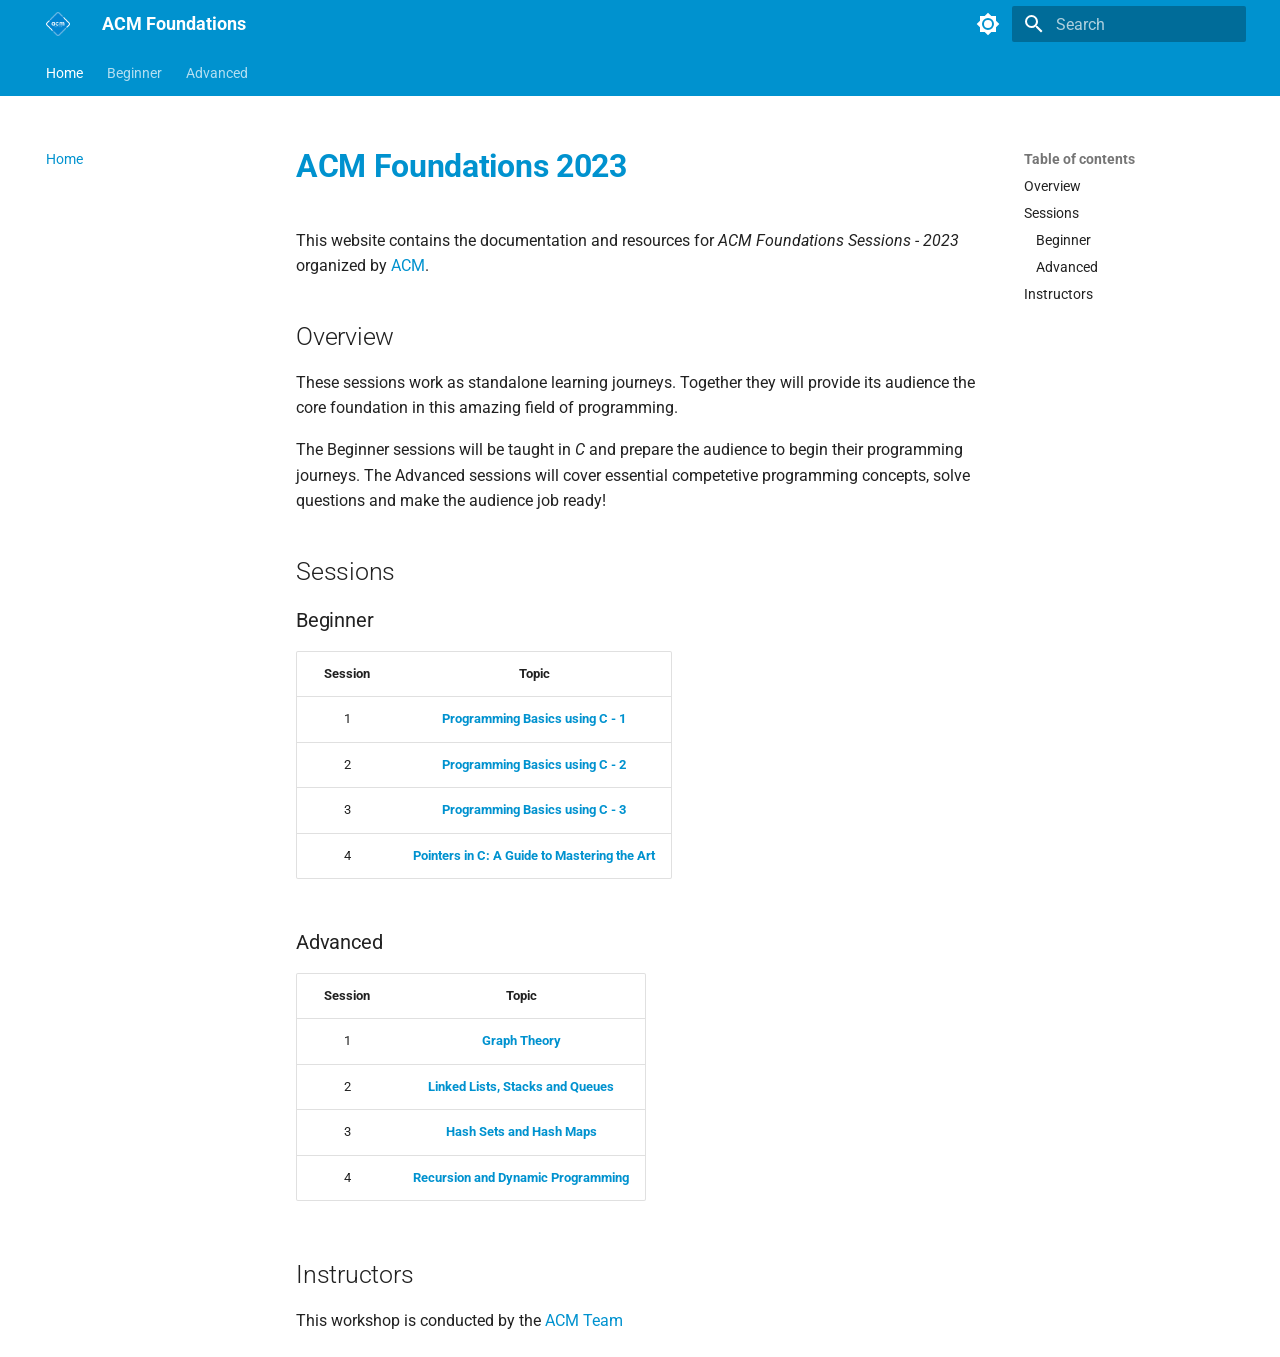
<file: index.html>
<!doctype html>
<html lang="en" class="no-js">
  <head>
    
      <meta charset="utf-8">
      <meta name="viewport" content="width=device-width,initial-scale=1">
      
      
      
      
      
        <link rel="next" href="Beginner-1/">
      
      
      <link rel="icon" href="assets/favicon.ico">
      <meta name="generator" content="mkdocs-1.6.0, mkdocs-material-9.5.33">
    
    
      
        <title>ACM Foundations</title>
      
    
    
      <link rel="stylesheet" href="assets/stylesheets/main.3cba04c6.min.css">
      
        
        <link rel="stylesheet" href="assets/stylesheets/palette.06af60db.min.css">
      
      


    
    
      
    
    
      
        
        
        <link rel="preconnect" href="https://fonts.gstatic.com" crossorigin>
        <link rel="stylesheet" href="https://fonts.googleapis.com/css?family=Roboto:300,300i,400,400i,700,700i%7CRoboto+Mono:400,400i,700,700i&display=fallback">
        <style>:root{--md-text-font:"Roboto";--md-code-font:"Roboto Mono"}</style>
      
    
    
      <link rel="stylesheet" href="assets/stylesheets/custom.css">
    
    <script>__md_scope=new URL(".",location),__md_hash=e=>[...e].reduce((e,_)=>(e<<5)-e+_.charCodeAt(0),0),__md_get=(e,_=localStorage,t=__md_scope)=>JSON.parse(_.getItem(t.pathname+"."+e)),__md_set=(e,_,t=localStorage,a=__md_scope)=>{try{t.setItem(a.pathname+"."+e,JSON.stringify(_))}catch(e){}}</script>
    
      

    
    
    
  </head>
  
  
    
    
      
    
    
    
    
    <body dir="ltr" data-md-color-scheme="default" data-md-color-primary="indigo" data-md-color-accent="indigo">
  
    
    <input class="md-toggle" data-md-toggle="drawer" type="checkbox" id="__drawer" autocomplete="off">
    <input class="md-toggle" data-md-toggle="search" type="checkbox" id="__search" autocomplete="off">
    <label class="md-overlay" for="__drawer"></label>
    <div data-md-component="skip">
      
        
        <a href="#acm-foundations-2023" class="md-skip">
          Skip to content
        </a>
      
    </div>
    <div data-md-component="announce">
      
    </div>
    
    
      

<header class="md-header" data-md-component="header">
  <nav class="md-header__inner md-grid" aria-label="Header">
    <a href="." title="ACM Foundations" class="md-header__button md-logo" aria-label="ACM Foundations" data-md-component="logo">
      
  <img src="assets/logo.png" alt="logo">

    </a>
    <label class="md-header__button md-icon" for="__drawer">
      
      <svg xmlns="http://www.w3.org/2000/svg" viewBox="0 0 24 24"><path d="M3 6h18v2H3V6m0 5h18v2H3v-2m0 5h18v2H3v-2Z"/></svg>
    </label>
    <div class="md-header__title" data-md-component="header-title">
      <div class="md-header__ellipsis">
        <div class="md-header__topic">
          <span class="md-ellipsis">
            ACM Foundations
          </span>
        </div>
        <div class="md-header__topic" data-md-component="header-topic">
          <span class="md-ellipsis">
            
              Home
            
          </span>
        </div>
      </div>
    </div>
    
      
        <form class="md-header__option" data-md-component="palette">
  
    
    
    
    <input class="md-option" data-md-color-media="(prefers-color-scheme: light)" data-md-color-scheme="default" data-md-color-primary="indigo" data-md-color-accent="indigo"  aria-label="Switch to dark mode"  type="radio" name="__palette" id="__palette_0">
    
      <label class="md-header__button md-icon" title="Switch to dark mode" for="__palette_1" hidden>
        <svg xmlns="http://www.w3.org/2000/svg" viewBox="0 0 24 24"><path d="M12 8a4 4 0 0 0-4 4 4 4 0 0 0 4 4 4 4 0 0 0 4-4 4 4 0 0 0-4-4m0 10a6 6 0 0 1-6-6 6 6 0 0 1 6-6 6 6 0 0 1 6 6 6 6 0 0 1-6 6m8-9.31V4h-4.69L12 .69 8.69 4H4v4.69L.69 12 4 15.31V20h4.69L12 23.31 15.31 20H20v-4.69L23.31 12 20 8.69Z"/></svg>
      </label>
    
  
    
    
    
    <input class="md-option" data-md-color-media="(prefers-color-scheme: dark)" data-md-color-scheme="slate" data-md-color-primary="indigo" data-md-color-accent="indigo"  aria-label="Switch to light mode"  type="radio" name="__palette" id="__palette_1">
    
      <label class="md-header__button md-icon" title="Switch to light mode" for="__palette_0" hidden>
        <svg xmlns="http://www.w3.org/2000/svg" viewBox="0 0 24 24"><path d="M12 18c-.89 0-1.74-.2-2.5-.55C11.56 16.5 13 14.42 13 12c0-2.42-1.44-4.5-3.5-5.45C10.26 6.2 11.11 6 12 6a6 6 0 0 1 6 6 6 6 0 0 1-6 6m8-9.31V4h-4.69L12 .69 8.69 4H4v4.69L.69 12 4 15.31V20h4.69L12 23.31 15.31 20H20v-4.69L23.31 12 20 8.69Z"/></svg>
      </label>
    
  
</form>
      
    
    
      <script>var media,input,key,value,palette=__md_get("__palette");if(palette&&palette.color){"(prefers-color-scheme)"===palette.color.media&&(media=matchMedia("(prefers-color-scheme: light)"),input=document.querySelector(media.matches?"[data-md-color-media='(prefers-color-scheme: light)']":"[data-md-color-media='(prefers-color-scheme: dark)']"),palette.color.media=input.getAttribute("data-md-color-media"),palette.color.scheme=input.getAttribute("data-md-color-scheme"),palette.color.primary=input.getAttribute("data-md-color-primary"),palette.color.accent=input.getAttribute("data-md-color-accent"));for([key,value]of Object.entries(palette.color))document.body.setAttribute("data-md-color-"+key,value)}</script>
    
    
    
      <label class="md-header__button md-icon" for="__search">
        
        <svg xmlns="http://www.w3.org/2000/svg" viewBox="0 0 24 24"><path d="M9.5 3A6.5 6.5 0 0 1 16 9.5c0 1.61-.59 3.09-1.56 4.23l.27.27h.79l5 5-1.5 1.5-5-5v-.79l-.27-.27A6.516 6.516 0 0 1 9.5 16 6.5 6.5 0 0 1 3 9.5 6.5 6.5 0 0 1 9.5 3m0 2C7 5 5 7 5 9.5S7 14 9.5 14 14 12 14 9.5 12 5 9.5 5Z"/></svg>
      </label>
      <div class="md-search" data-md-component="search" role="dialog">
  <label class="md-search__overlay" for="__search"></label>
  <div class="md-search__inner" role="search">
    <form class="md-search__form" name="search">
      <input type="text" class="md-search__input" name="query" aria-label="Search" placeholder="Search" autocapitalize="off" autocorrect="off" autocomplete="off" spellcheck="false" data-md-component="search-query" required>
      <label class="md-search__icon md-icon" for="__search">
        
        <svg xmlns="http://www.w3.org/2000/svg" viewBox="0 0 24 24"><path d="M9.5 3A6.5 6.5 0 0 1 16 9.5c0 1.61-.59 3.09-1.56 4.23l.27.27h.79l5 5-1.5 1.5-5-5v-.79l-.27-.27A6.516 6.516 0 0 1 9.5 16 6.5 6.5 0 0 1 3 9.5 6.5 6.5 0 0 1 9.5 3m0 2C7 5 5 7 5 9.5S7 14 9.5 14 14 12 14 9.5 12 5 9.5 5Z"/></svg>
        
        <svg xmlns="http://www.w3.org/2000/svg" viewBox="0 0 24 24"><path d="M20 11v2H8l5.5 5.5-1.42 1.42L4.16 12l7.92-7.92L13.5 5.5 8 11h12Z"/></svg>
      </label>
      <nav class="md-search__options" aria-label="Search">
        
        <button type="reset" class="md-search__icon md-icon" title="Clear" aria-label="Clear" tabindex="-1">
          
          <svg xmlns="http://www.w3.org/2000/svg" viewBox="0 0 24 24"><path d="M19 6.41 17.59 5 12 10.59 6.41 5 5 6.41 10.59 12 5 17.59 6.41 19 12 13.41 17.59 19 19 17.59 13.41 12 19 6.41Z"/></svg>
        </button>
      </nav>
      
    </form>
    <div class="md-search__output">
      <div class="md-search__scrollwrap" tabindex="0" data-md-scrollfix>
        <div class="md-search-result" data-md-component="search-result">
          <div class="md-search-result__meta">
            Initializing search
          </div>
          <ol class="md-search-result__list" role="presentation"></ol>
        </div>
      </div>
    </div>
  </div>
</div>
    
    
  </nav>
  
</header>
    
    <div class="md-container" data-md-component="container">
      
      
        
          
            
<nav class="md-tabs" aria-label="Tabs" data-md-component="tabs">
  <div class="md-grid">
    <ul class="md-tabs__list">
      
        
  
  
    
  
  
    <li class="md-tabs__item md-tabs__item--active">
      <a href="." class="md-tabs__link">
        
  
    
  
  Home

      </a>
    </li>
  

      
        
  
  
  
    
    
      <li class="md-tabs__item">
        <a href="Beginner-1/" class="md-tabs__link">
          
  
  Beginner

        </a>
      </li>
    
  

      
        
  
  
  
    
    
      <li class="md-tabs__item">
        <a href="Advanced-1/" class="md-tabs__link">
          
  
  Advanced

        </a>
      </li>
    
  

      
    </ul>
  </div>
</nav>
          
        
      
      <main class="md-main" data-md-component="main">
        <div class="md-main__inner md-grid">
          
            
              
              <div class="md-sidebar md-sidebar--primary" data-md-component="sidebar" data-md-type="navigation" >
                <div class="md-sidebar__scrollwrap">
                  <div class="md-sidebar__inner">
                    


  


<nav class="md-nav md-nav--primary md-nav--lifted" aria-label="Navigation" data-md-level="0">
  <label class="md-nav__title" for="__drawer">
    <a href="." title="ACM Foundations" class="md-nav__button md-logo" aria-label="ACM Foundations" data-md-component="logo">
      
  <img src="assets/logo.png" alt="logo">

    </a>
    ACM Foundations
  </label>
  
  <ul class="md-nav__list" data-md-scrollfix>
    
      
      
  
  
    
  
  
  
    <li class="md-nav__item md-nav__item--active">
      
      <input class="md-nav__toggle md-toggle" type="checkbox" id="__toc">
      
      
        
      
      
        <label class="md-nav__link md-nav__link--active" for="__toc">
          
  
  <span class="md-ellipsis">
    Home
  </span>
  

          <span class="md-nav__icon md-icon"></span>
        </label>
      
      <a href="." class="md-nav__link md-nav__link--active">
        
  
  <span class="md-ellipsis">
    Home
  </span>
  

      </a>
      
        

<nav class="md-nav md-nav--secondary" aria-label="Table of contents">
  
  
  
    
  
  
    <label class="md-nav__title" for="__toc">
      <span class="md-nav__icon md-icon"></span>
      Table of contents
    </label>
    <ul class="md-nav__list" data-md-component="toc" data-md-scrollfix>
      
        <li class="md-nav__item">
  <a href="#overview" class="md-nav__link">
    <span class="md-ellipsis">
      Overview
    </span>
  </a>
  
</li>
      
        <li class="md-nav__item">
  <a href="#sessions" class="md-nav__link">
    <span class="md-ellipsis">
      Sessions
    </span>
  </a>
  
    <nav class="md-nav" aria-label="Sessions">
      <ul class="md-nav__list">
        
          <li class="md-nav__item">
  <a href="#beginner" class="md-nav__link">
    <span class="md-ellipsis">
      Beginner
    </span>
  </a>
  
</li>
        
          <li class="md-nav__item">
  <a href="#advanced" class="md-nav__link">
    <span class="md-ellipsis">
      Advanced
    </span>
  </a>
  
</li>
        
      </ul>
    </nav>
  
</li>
      
        <li class="md-nav__item">
  <a href="#instructors" class="md-nav__link">
    <span class="md-ellipsis">
      Instructors
    </span>
  </a>
  
</li>
      
    </ul>
  
</nav>
      
    </li>
  

    
      
      
  
  
  
  
    
    
    
      
      
        
      
    
    
    <li class="md-nav__item md-nav__item--nested">
      
        
        
        <input class="md-nav__toggle md-toggle " type="checkbox" id="__nav_2" >
        
          
          <label class="md-nav__link" for="__nav_2" id="__nav_2_label" tabindex="0">
            
  
  <span class="md-ellipsis">
    Beginner
  </span>
  

            <span class="md-nav__icon md-icon"></span>
          </label>
        
        <nav class="md-nav" data-md-level="1" aria-labelledby="__nav_2_label" aria-expanded="false">
          <label class="md-nav__title" for="__nav_2">
            <span class="md-nav__icon md-icon"></span>
            Beginner
          </label>
          <ul class="md-nav__list" data-md-scrollfix>
            
              
                
  
  
  
  
    <li class="md-nav__item">
      <a href="Beginner-1/" class="md-nav__link">
        
  
  <span class="md-ellipsis">
    C Programming Foundations-1
  </span>
  

      </a>
    </li>
  

              
            
              
                
  
  
  
  
    <li class="md-nav__item">
      <a href="Beginner-2/" class="md-nav__link">
        
  
  <span class="md-ellipsis">
    C Programming Foundations-2
  </span>
  

      </a>
    </li>
  

              
            
              
                
  
  
  
  
    <li class="md-nav__item">
      <a href="Beginner-3/" class="md-nav__link">
        
  
  <span class="md-ellipsis">
    C Programming Foundations-3
  </span>
  

      </a>
    </li>
  

              
            
              
                
  
  
  
  
    <li class="md-nav__item">
      <a href="Beginner-4/" class="md-nav__link">
        
  
  <span class="md-ellipsis">
    C Programming Foundations-4
  </span>
  

      </a>
    </li>
  

              
            
          </ul>
        </nav>
      
    </li>
  

    
      
      
  
  
  
  
    
    
    
      
      
        
      
    
    
    <li class="md-nav__item md-nav__item--nested">
      
        
        
        <input class="md-nav__toggle md-toggle " type="checkbox" id="__nav_3" >
        
          
          <label class="md-nav__link" for="__nav_3" id="__nav_3_label" tabindex="0">
            
  
  <span class="md-ellipsis">
    Advanced
  </span>
  

            <span class="md-nav__icon md-icon"></span>
          </label>
        
        <nav class="md-nav" data-md-level="1" aria-labelledby="__nav_3_label" aria-expanded="false">
          <label class="md-nav__title" for="__nav_3">
            <span class="md-nav__icon md-icon"></span>
            Advanced
          </label>
          <ul class="md-nav__list" data-md-scrollfix>
            
              
                
  
  
  
  
    <li class="md-nav__item">
      <a href="Advanced-1/" class="md-nav__link">
        
  
  <span class="md-ellipsis">
    Graph Theory
  </span>
  

      </a>
    </li>
  

              
            
              
                
  
  
  
  
    <li class="md-nav__item">
      <a href="Advanced-2/" class="md-nav__link">
        
  
  <span class="md-ellipsis">
    Linked Lists, Stacks and Queues
  </span>
  

      </a>
    </li>
  

              
            
              
                
  
  
  
  
    <li class="md-nav__item">
      <a href="Advanced-3/" class="md-nav__link">
        
  
  <span class="md-ellipsis">
    Hash Sets and Hash Maps
  </span>
  

      </a>
    </li>
  

              
            
              
                
  
  
  
  
    <li class="md-nav__item">
      <a href="Advanced-4/" class="md-nav__link">
        
  
  <span class="md-ellipsis">
    Recursion and Dynamic Programming
  </span>
  

      </a>
    </li>
  

              
            
          </ul>
        </nav>
      
    </li>
  

    
  </ul>
</nav>
                  </div>
                </div>
              </div>
            
            
              
              <div class="md-sidebar md-sidebar--secondary" data-md-component="sidebar" data-md-type="toc" >
                <div class="md-sidebar__scrollwrap">
                  <div class="md-sidebar__inner">
                    

<nav class="md-nav md-nav--secondary" aria-label="Table of contents">
  
  
  
    
  
  
    <label class="md-nav__title" for="__toc">
      <span class="md-nav__icon md-icon"></span>
      Table of contents
    </label>
    <ul class="md-nav__list" data-md-component="toc" data-md-scrollfix>
      
        <li class="md-nav__item">
  <a href="#overview" class="md-nav__link">
    <span class="md-ellipsis">
      Overview
    </span>
  </a>
  
</li>
      
        <li class="md-nav__item">
  <a href="#sessions" class="md-nav__link">
    <span class="md-ellipsis">
      Sessions
    </span>
  </a>
  
    <nav class="md-nav" aria-label="Sessions">
      <ul class="md-nav__list">
        
          <li class="md-nav__item">
  <a href="#beginner" class="md-nav__link">
    <span class="md-ellipsis">
      Beginner
    </span>
  </a>
  
</li>
        
          <li class="md-nav__item">
  <a href="#advanced" class="md-nav__link">
    <span class="md-ellipsis">
      Advanced
    </span>
  </a>
  
</li>
        
      </ul>
    </nav>
  
</li>
      
        <li class="md-nav__item">
  <a href="#instructors" class="md-nav__link">
    <span class="md-ellipsis">
      Instructors
    </span>
  </a>
  
</li>
      
    </ul>
  
</nav>
                  </div>
                </div>
              </div>
            
          
          
            <div class="md-content" data-md-component="content">
              <article class="md-content__inner md-typeset">
                
                  


<h1 id="acm-foundations-2023">ACM Foundations 2023</h1>
<p>This website contains the documentation and resources for <em>ACM Foundations Sessions - 2023</em> organized by <a href="https://www.acmbpdc.org/">ACM</a>.</p>
<h2 id="overview">Overview</h2>
<p>These sessions work as standalone learning journeys. Together they will provide its audience the core foundation in this amazing field of programming.</p>
<p>The Beginner sessions will be taught in <em>C</em> and prepare the audience to begin their programming journeys. The Advanced sessions will cover essential competetive programming concepts, solve questions and make the audience job ready!</p>
<h2 id="sessions">Sessions</h2>
<h3 id="beginner">Beginner</h3>
<table>
<thead>
<tr>
<th style="text-align: center;">Session</th>
<th style="text-align: center;">Topic</th>
</tr>
</thead>
<tbody>
<tr>
<td style="text-align: center;">1</td>
<td style="text-align: center;"><a href="./Beginner-1"><strong>Programming Basics using C - 1</strong></a></td>
</tr>
<tr>
<td style="text-align: center;">2</td>
<td style="text-align: center;"><a href="./Beginner-2"><strong>Programming Basics using C - 2</strong></a></td>
</tr>
<tr>
<td style="text-align: center;">3</td>
<td style="text-align: center;"><a href="./Beginner-3"><strong>Programming Basics using C - 3</strong></a></td>
</tr>
<tr>
<td style="text-align: center;">4</td>
<td style="text-align: center;"><a href="./Beginner-4"><strong>Pointers in C: A Guide to Mastering the Art</strong></a></td>
</tr>
</tbody>
</table>
<h3 id="advanced">Advanced</h3>
<table>
<thead>
<tr>
<th style="text-align: center;">Session</th>
<th style="text-align: center;">Topic</th>
</tr>
</thead>
<tbody>
<tr>
<td style="text-align: center;">1</td>
<td style="text-align: center;"><a href="./Advanced-1"><strong>Graph Theory</strong></a></td>
</tr>
<tr>
<td style="text-align: center;">2</td>
<td style="text-align: center;"><a href="./Advanced-2"><strong>Linked Lists, Stacks and Queues</strong></a></td>
</tr>
<tr>
<td style="text-align: center;">3</td>
<td style="text-align: center;"><a href="./Advanced-3"><strong>Hash Sets and Hash Maps</strong></a></td>
</tr>
<tr>
<td style="text-align: center;">4</td>
<td style="text-align: center;"><a href="./Advanced-4"><strong>Recursion and Dynamic Programming</strong></a></td>
</tr>
</tbody>
</table>
<h2 id="instructors">Instructors</h2>
<p>This workshop is conducted by the <a href="https://www.acmbpdc.org/about">ACM Team</a></p>












                
              </article>
            </div>
          
          
<script>var target=document.getElementById(location.hash.slice(1));target&&target.name&&(target.checked=target.name.startsWith("__tabbed_"))</script>
        </div>
        
          <button type="button" class="md-top md-icon" data-md-component="top" hidden>
  
  <svg xmlns="http://www.w3.org/2000/svg" viewBox="0 0 24 24"><path d="M13 20h-2V8l-5.5 5.5-1.42-1.42L12 4.16l7.92 7.92-1.42 1.42L13 8v12Z"/></svg>
  Back to top
</button>
        
      </main>
      
        <footer class="md-footer">
  
  <div class="md-footer-meta md-typeset">
    <div class="md-footer-meta__inner md-grid">
      <div class="md-copyright">
  
  
    Made with
    <a href="https://squidfunk.github.io/mkdocs-material/" target="_blank" rel="noopener">
      Material for MkDocs
    </a>
  
</div>
      
    </div>
  </div>
</footer>
      
    </div>
    <div class="md-dialog" data-md-component="dialog">
      <div class="md-dialog__inner md-typeset"></div>
    </div>
    
    
    <script id="__config" type="application/json">{"base": ".", "features": ["navigation.tabs", "navigation.top", "navigation.sections", "navigation.instant"], "search": "assets/javascripts/workers/search.b8dbb3d2.min.js", "translations": {"clipboard.copied": "Copied to clipboard", "clipboard.copy": "Copy to clipboard", "search.result.more.one": "1 more on this page", "search.result.more.other": "# more on this page", "search.result.none": "No matching documents", "search.result.one": "1 matching document", "search.result.other": "# matching documents", "search.result.placeholder": "Type to start searching", "search.result.term.missing": "Missing", "select.version": "Select version"}}</script>
    
    
      <script src="assets/javascripts/bundle.af256bd8.min.js"></script>
      
    
  </body>
</html>
</file>
<file: assets/stylesheets/custom.css>
:root > * {
    --md-primary-fg-color: #0092cf;
    --md-accent-fg-color: #01587d;

    --md-primary-fg-color--light: #0092cf;
    --md-accent-fg-color--dark: #01587d;

    --md-primary-fg-color--light: #0092cf;
    --md-accent-fg-color--dark: #01587d;
}

h1 {
    font-weight: bolder !important;
    color: var(--md-primary-fg-color) !important;
}

.md-footer-meta{
    display: none !important;
}
</file>
<file: assets/stylesheets/main.3cba04c6.min.css>
@charset "UTF-8";html{-webkit-text-size-adjust:none;-moz-text-size-adjust:none;text-size-adjust:none;box-sizing:border-box}*,:after,:before{box-sizing:inherit}@media (prefers-reduced-motion){*,:after,:before{transition:none!important}}body{margin:0}a,button,input,label{-webkit-tap-highlight-color:transparent}a{color:inherit;text-decoration:none}hr{border:0;box-sizing:initial;display:block;height:.05rem;overflow:visible;padding:0}small{font-size:80%}sub,sup{line-height:1em}img{border-style:none}table{border-collapse:initial;border-spacing:0}td,th{font-weight:400;vertical-align:top}button{background:#0000;border:0;font-family:inherit;font-size:inherit;margin:0;padding:0}input{border:0;outline:none}:root{--md-primary-fg-color:#4051b5;--md-primary-fg-color--light:#5d6cc0;--md-primary-fg-color--dark:#303fa1;--md-primary-bg-color:#fff;--md-primary-bg-color--light:#ffffffb3;--md-accent-fg-color:#526cfe;--md-accent-fg-color--transparent:#526cfe1a;--md-accent-bg-color:#fff;--md-accent-bg-color--light:#ffffffb3}[data-md-color-scheme=default]{color-scheme:light}[data-md-color-scheme=default] img[src$="#gh-dark-mode-only"],[data-md-color-scheme=default] img[src$="#only-dark"]{display:none}:root,[data-md-color-scheme=default]{--md-hue:225deg;--md-default-fg-color:#000000de;--md-default-fg-color--light:#0000008a;--md-default-fg-color--lighter:#00000052;--md-default-fg-color--lightest:#00000012;--md-default-bg-color:#fff;--md-default-bg-color--light:#ffffffb3;--md-default-bg-color--lighter:#ffffff4d;--md-default-bg-color--lightest:#ffffff1f;--md-code-fg-color:#36464e;--md-code-bg-color:#f5f5f5;--md-code-hl-color:#4287ff;--md-code-hl-color--light:#4287ff1a;--md-code-hl-number-color:#d52a2a;--md-code-hl-special-color:#db1457;--md-code-hl-function-color:#a846b9;--md-code-hl-constant-color:#6e59d9;--md-code-hl-keyword-color:#3f6ec6;--md-code-hl-string-color:#1c7d4d;--md-code-hl-name-color:var(--md-code-fg-color);--md-code-hl-operator-color:var(--md-default-fg-color--light);--md-code-hl-punctuation-color:var(--md-default-fg-color--light);--md-code-hl-comment-color:var(--md-default-fg-color--light);--md-code-hl-generic-color:var(--md-default-fg-color--light);--md-code-hl-variable-color:var(--md-default-fg-color--light);--md-typeset-color:var(--md-default-fg-color);--md-typeset-a-color:var(--md-primary-fg-color);--md-typeset-del-color:#f5503d26;--md-typeset-ins-color:#0bd57026;--md-typeset-kbd-color:#fafafa;--md-typeset-kbd-accent-color:#fff;--md-typeset-kbd-border-color:#b8b8b8;--md-typeset-mark-color:#ffff0080;--md-typeset-table-color:#0000001f;--md-typeset-table-color--light:rgba(0,0,0,.035);--md-admonition-fg-color:var(--md-default-fg-color);--md-admonition-bg-color:var(--md-default-bg-color);--md-warning-fg-color:#000000de;--md-warning-bg-color:#ff9;--md-footer-fg-color:#fff;--md-footer-fg-color--light:#ffffffb3;--md-footer-fg-color--lighter:#ffffff73;--md-footer-bg-color:#000000de;--md-footer-bg-color--dark:#00000052;--md-shadow-z1:0 0.2rem 0.5rem #0000000d,0 0 0.05rem #0000001a;--md-shadow-z2:0 0.2rem 0.5rem #0000001a,0 0 0.05rem #00000040;--md-shadow-z3:0 0.2rem 0.5rem #0003,0 0 0.05rem #00000059}.md-icon svg{fill:currentcolor;display:block;height:1.2rem;width:1.2rem}body{-webkit-font-smoothing:antialiased;-moz-osx-font-smoothing:grayscale;--md-text-font-family:var(--md-text-font,_),-apple-system,BlinkMacSystemFont,Helvetica,Arial,sans-serif;--md-code-font-family:var(--md-code-font,_),SFMono-Regular,Consolas,Menlo,monospace}aside,body,input{font-feature-settings:"kern","liga";color:var(--md-typeset-color);font-family:var(--md-text-font-family)}code,kbd,pre{font-feature-settings:"kern";font-family:var(--md-code-font-family)}:root{--md-typeset-table-sort-icon:url('data:image/svg+xml;charset=utf-8,<svg xmlns="http://www.w3.org/2000/svg" viewBox="0 0 24 24"><path d="m18 21-4-4h3V7h-3l4-4 4 4h-3v10h3M2 19v-2h10v2M2 13v-2h7v2M2 7V5h4v2H2Z"/></svg>');--md-typeset-table-sort-icon--asc:url('data:image/svg+xml;charset=utf-8,<svg xmlns="http://www.w3.org/2000/svg" viewBox="0 0 24 24"><path d="M19 17h3l-4 4-4-4h3V3h2M2 17h10v2H2M6 5v2H2V5m0 6h7v2H2v-2Z"/></svg>');--md-typeset-table-sort-icon--desc:url('data:image/svg+xml;charset=utf-8,<svg xmlns="http://www.w3.org/2000/svg" viewBox="0 0 24 24"><path d="M19 7h3l-4-4-4 4h3v14h2M2 17h10v2H2M6 5v2H2V5m0 6h7v2H2v-2Z"/></svg>')}.md-typeset{-webkit-print-color-adjust:exact;color-adjust:exact;font-size:.8rem;line-height:1.6}@media print{.md-typeset{font-size:.68rem}}.md-typeset blockquote,.md-typeset dl,.md-typeset figure,.md-typeset ol,.md-typeset pre,.md-typeset ul{margin-bottom:1em;margin-top:1em}.md-typeset h1{color:var(--md-default-fg-color--light);font-size:2em;line-height:1.3;margin:0 0 1.25em}.md-typeset h1,.md-typeset h2{font-weight:300;letter-spacing:-.01em}.md-typeset h2{font-size:1.5625em;line-height:1.4;margin:1.6em 0 .64em}.md-typeset h3{font-size:1.25em;font-weight:400;letter-spacing:-.01em;line-height:1.5;margin:1.6em 0 .8em}.md-typeset h2+h3{margin-top:.8em}.md-typeset h4{font-weight:700;letter-spacing:-.01em;margin:1em 0}.md-typeset h5,.md-typeset h6{color:var(--md-default-fg-color--light);font-size:.8em;font-weight:700;letter-spacing:-.01em;margin:1.25em 0}.md-typeset h5{text-transform:uppercase}.md-typeset hr{border-bottom:.05rem solid var(--md-default-fg-color--lightest);display:flow-root;margin:1.5em 0}.md-typeset a{color:var(--md-typeset-a-color);word-break:break-word}.md-typeset a,.md-typeset a:before{transition:color 125ms}.md-typeset a:focus,.md-typeset a:hover{color:var(--md-accent-fg-color)}.md-typeset a:focus code,.md-typeset a:hover code{background-color:var(--md-accent-fg-color--transparent)}.md-typeset a code{color:currentcolor;transition:background-color 125ms}.md-typeset a.focus-visible{outline-color:var(--md-accent-fg-color);outline-offset:.2rem}.md-typeset code,.md-typeset kbd,.md-typeset pre{color:var(--md-code-fg-color);direction:ltr;font-variant-ligatures:none}@media print{.md-typeset code,.md-typeset kbd,.md-typeset pre{white-space:pre-wrap}}.md-typeset code{background-color:var(--md-code-bg-color);border-radius:.1rem;-webkit-box-decoration-break:clone;box-decoration-break:clone;font-size:.85em;padding:0 .2941176471em;word-break:break-word}.md-typeset code:not(.focus-visible){-webkit-tap-highlight-color:transparent;outline:none}.md-typeset pre{display:flow-root;line-height:1.4;position:relative}.md-typeset pre>code{-webkit-box-decoration-break:slice;box-decoration-break:slice;box-shadow:none;display:block;margin:0;outline-color:var(--md-accent-fg-color);overflow:auto;padding:.7720588235em 1.1764705882em;scrollbar-color:var(--md-default-fg-color--lighter) #0000;scrollbar-width:thin;touch-action:auto;word-break:normal}.md-typeset pre>code:hover{scrollbar-color:var(--md-accent-fg-color) #0000}.md-typeset pre>code::-webkit-scrollbar{height:.2rem;width:.2rem}.md-typeset pre>code::-webkit-scrollbar-thumb{background-color:var(--md-default-fg-color--lighter)}.md-typeset pre>code::-webkit-scrollbar-thumb:hover{background-color:var(--md-accent-fg-color)}.md-typeset kbd{background-color:var(--md-typeset-kbd-color);border-radius:.1rem;box-shadow:0 .1rem 0 .05rem var(--md-typeset-kbd-border-color),0 .1rem 0 var(--md-typeset-kbd-border-color),0 -.1rem .2rem var(--md-typeset-kbd-accent-color) inset;color:var(--md-default-fg-color);display:inline-block;font-size:.75em;padding:0 .6666666667em;vertical-align:text-top;word-break:break-word}.md-typeset mark{background-color:var(--md-typeset-mark-color);-webkit-box-decoration-break:clone;box-decoration-break:clone;color:inherit;word-break:break-word}.md-typeset abbr{border-bottom:.05rem dotted var(--md-default-fg-color--light);cursor:help;text-decoration:none}.md-typeset small{opacity:.75}[dir=ltr] .md-typeset sub,[dir=ltr] .md-typeset sup{margin-left:.078125em}[dir=rtl] .md-typeset sub,[dir=rtl] .md-typeset sup{margin-right:.078125em}[dir=ltr] .md-typeset blockquote{padding-left:.6rem}[dir=rtl] .md-typeset blockquote{padding-right:.6rem}[dir=ltr] .md-typeset blockquote{border-left:.2rem solid var(--md-default-fg-color--lighter)}[dir=rtl] .md-typeset blockquote{border-right:.2rem solid var(--md-default-fg-color--lighter)}.md-typeset blockquote{color:var(--md-default-fg-color--light);margin-left:0;margin-right:0}.md-typeset ul{list-style-type:disc}[dir=ltr] .md-typeset ol,[dir=ltr] .md-typeset ul{margin-left:.625em}[dir=rtl] .md-typeset ol,[dir=rtl] .md-typeset ul{margin-right:.625em}.md-typeset ol,.md-typeset ul{padding:0}.md-typeset ol:not([hidden]),.md-typeset ul:not([hidden]){display:flow-root}.md-typeset ol ol,.md-typeset ul ol{list-style-type:lower-alpha}.md-typeset ol ol ol,.md-typeset ul ol ol{list-style-type:lower-roman}[dir=ltr] .md-typeset ol li,[dir=ltr] .md-typeset ul li{margin-left:1.25em}[dir=rtl] .md-typeset ol li,[dir=rtl] .md-typeset ul li{margin-right:1.25em}.md-typeset ol li,.md-typeset ul li{margin-bottom:.5em}.md-typeset ol li blockquote,.md-typeset ol li p,.md-typeset ul li blockquote,.md-typeset ul li p{margin:.5em 0}.md-typeset ol li:last-child,.md-typeset ul li:last-child{margin-bottom:0}[dir=ltr] .md-typeset ol li ol,[dir=ltr] .md-typeset ol li ul,[dir=ltr] .md-typeset ul li ol,[dir=ltr] .md-typeset ul li ul{margin-left:.625em}[dir=rtl] .md-typeset ol li ol,[dir=rtl] .md-typeset ol li ul,[dir=rtl] .md-typeset ul li ol,[dir=rtl] .md-typeset ul li ul{margin-right:.625em}.md-typeset ol li ol,.md-typeset ol li ul,.md-typeset ul li ol,.md-typeset ul li ul{margin-bottom:.5em;margin-top:.5em}[dir=ltr] .md-typeset dd{margin-left:1.875em}[dir=rtl] .md-typeset dd{margin-right:1.875em}.md-typeset dd{margin-bottom:1.5em;margin-top:1em}.md-typeset img,.md-typeset svg,.md-typeset video{height:auto;max-width:100%}.md-typeset img[align=left]{margin:1em 1em 1em 0}.md-typeset img[align=right]{margin:1em 0 1em 1em}.md-typeset img[align]:only-child{margin-top:0}.md-typeset figure{display:flow-root;margin:1em auto;max-width:100%;text-align:center;width:-moz-fit-content;width:fit-content}.md-typeset figure img{display:block;margin:0 auto}.md-typeset figcaption{font-style:italic;margin:1em auto;max-width:24rem}.md-typeset iframe{max-width:100%}.md-typeset table:not([class]){background-color:var(--md-default-bg-color);border:.05rem solid var(--md-typeset-table-color);border-radius:.1rem;display:inline-block;font-size:.64rem;max-width:100%;overflow:auto;touch-action:auto}@media print{.md-typeset table:not([class]){display:table}}.md-typeset table:not([class])+*{margin-top:1.5em}.md-typeset table:not([class]) td>:first-child,.md-typeset table:not([class]) th>:first-child{margin-top:0}.md-typeset table:not([class]) td>:last-child,.md-typeset table:not([class]) th>:last-child{margin-bottom:0}.md-typeset table:not([class]) td:not([align]),.md-typeset table:not([class]) th:not([align]){text-align:left}[dir=rtl] .md-typeset table:not([class]) td:not([align]),[dir=rtl] .md-typeset table:not([class]) th:not([align]){text-align:right}.md-typeset table:not([class]) th{font-weight:700;min-width:5rem;padding:.9375em 1.25em;vertical-align:top}.md-typeset table:not([class]) td{border-top:.05rem solid var(--md-typeset-table-color);padding:.9375em 1.25em;vertical-align:top}.md-typeset table:not([class]) tbody tr{transition:background-color 125ms}.md-typeset table:not([class]) tbody tr:hover{background-color:var(--md-typeset-table-color--light);box-shadow:0 .05rem 0 var(--md-default-bg-color) inset}.md-typeset table:not([class]) a{word-break:normal}.md-typeset table th[role=columnheader]{cursor:pointer}[dir=ltr] .md-typeset table th[role=columnheader]:after{margin-left:.5em}[dir=rtl] .md-typeset table th[role=columnheader]:after{margin-right:.5em}.md-typeset table th[role=columnheader]:after{content:"";display:inline-block;height:1.2em;-webkit-mask-image:var(--md-typeset-table-sort-icon);mask-image:var(--md-typeset-table-sort-icon);-webkit-mask-repeat:no-repeat;mask-repeat:no-repeat;-webkit-mask-size:contain;mask-size:contain;transition:background-color 125ms;vertical-align:text-bottom;width:1.2em}.md-typeset table th[role=columnheader]:hover:after{background-color:var(--md-default-fg-color--lighter)}.md-typeset table th[role=columnheader][aria-sort=ascending]:after{background-color:var(--md-default-fg-color--light);-webkit-mask-image:var(--md-typeset-table-sort-icon--asc);mask-image:var(--md-typeset-table-sort-icon--asc)}.md-typeset table th[role=columnheader][aria-sort=descending]:after{background-color:var(--md-default-fg-color--light);-webkit-mask-image:var(--md-typeset-table-sort-icon--desc);mask-image:var(--md-typeset-table-sort-icon--desc)}.md-typeset__scrollwrap{margin:1em -.8rem;overflow-x:auto;touch-action:auto}.md-typeset__table{display:inline-block;margin-bottom:.5em;padding:0 .8rem}@media print{.md-typeset__table{display:block}}html .md-typeset__table table{display:table;margin:0;overflow:hidden;width:100%}@media screen and (max-width:44.984375em){.md-content__inner>pre{margin:1em -.8rem}.md-content__inner>pre code{border-radius:0}}.md-typeset .md-author{border-radius:100%;display:block;flex-shrink:0;height:1.6rem;overflow:hidden;position:relative;transition:color 125ms,transform 125ms;width:1.6rem}.md-typeset .md-author img{display:block}.md-typeset .md-author--more{background:var(--md-default-fg-color--lightest);color:var(--md-default-fg-color--lighter);font-size:.6rem;font-weight:700;line-height:1.6rem;text-align:center}.md-typeset .md-author--long{height:2.4rem;width:2.4rem}.md-typeset a.md-author{transform:scale(1)}.md-typeset a.md-author img{border-radius:100%;filter:grayscale(100%) opacity(75%);transition:filter 125ms}.md-typeset a.md-author:focus,.md-typeset a.md-author:hover{transform:scale(1.1);z-index:1}.md-typeset a.md-author:focus img,.md-typeset a.md-author:hover img{filter:grayscale(0)}.md-banner{background-color:var(--md-footer-bg-color);color:var(--md-footer-fg-color);overflow:auto}@media print{.md-banner{display:none}}.md-banner--warning{background-color:var(--md-warning-bg-color);color:var(--md-warning-fg-color)}.md-banner__inner{font-size:.7rem;margin:.6rem auto;padding:0 .8rem}[dir=ltr] .md-banner__button{float:right}[dir=rtl] .md-banner__button{float:left}.md-banner__button{color:inherit;cursor:pointer;transition:opacity .25s}.no-js .md-banner__button{display:none}.md-banner__button:hover{opacity:.7}html{font-size:125%;height:100%;overflow-x:hidden}@media screen and (min-width:100em){html{font-size:137.5%}}@media screen and (min-width:125em){html{font-size:150%}}body{background-color:var(--md-default-bg-color);display:flex;flex-direction:column;font-size:.5rem;min-height:100%;position:relative;width:100%}@media print{body{display:block}}@media screen and (max-width:59.984375em){body[data-md-scrolllock]{position:fixed}}.md-grid{margin-left:auto;margin-right:auto;max-width:61rem}.md-container{display:flex;flex-direction:column;flex-grow:1}@media print{.md-container{display:block}}.md-main{flex-grow:1}.md-main__inner{display:flex;height:100%;margin-top:1.5rem}.md-ellipsis{overflow:hidden;text-overflow:ellipsis}.md-toggle{display:none}.md-option{height:0;opacity:0;position:absolute;width:0}.md-option:checked+label:not([hidden]){display:block}.md-option.focus-visible+label{outline-color:var(--md-accent-fg-color);outline-style:auto}.md-skip{background-color:var(--md-default-fg-color);border-radius:.1rem;color:var(--md-default-bg-color);font-size:.64rem;margin:.5rem;opacity:0;outline-color:var(--md-accent-fg-color);padding:.3rem .5rem;position:fixed;transform:translateY(.4rem);z-index:-1}.md-skip:focus{opacity:1;transform:translateY(0);transition:transform .25s cubic-bezier(.4,0,.2,1),opacity 175ms 75ms;z-index:10}@page{margin:25mm}:root{--md-clipboard-icon:url('data:image/svg+xml;charset=utf-8,<svg xmlns="http://www.w3.org/2000/svg" viewBox="0 0 24 24"><path d="M19 21H8V7h11m0-2H8a2 2 0 0 0-2 2v14a2 2 0 0 0 2 2h11a2 2 0 0 0 2-2V7a2 2 0 0 0-2-2m-3-4H4a2 2 0 0 0-2 2v14h2V3h12V1Z"/></svg>')}.md-clipboard{border-radius:.1rem;color:var(--md-default-fg-color--lightest);cursor:pointer;height:1.5em;outline-color:var(--md-accent-fg-color);outline-offset:.1rem;position:absolute;right:.5em;top:.5em;transition:color .25s;width:1.5em;z-index:1}@media print{.md-clipboard{display:none}}.md-clipboard:not(.focus-visible){-webkit-tap-highlight-color:transparent;outline:none}:hover>.md-clipboard{color:var(--md-default-fg-color--light)}.md-clipboard:focus,.md-clipboard:hover{color:var(--md-accent-fg-color)}.md-clipboard:after{background-color:currentcolor;content:"";display:block;height:1.125em;margin:0 auto;-webkit-mask-image:var(--md-clipboard-icon);mask-image:var(--md-clipboard-icon);-webkit-mask-position:center;mask-position:center;-webkit-mask-repeat:no-repeat;mask-repeat:no-repeat;-webkit-mask-size:contain;mask-size:contain;width:1.125em}.md-clipboard--inline{cursor:pointer}.md-clipboard--inline code{transition:color .25s,background-color .25s}.md-clipboard--inline:focus code,.md-clipboard--inline:hover code{background-color:var(--md-accent-fg-color--transparent);color:var(--md-accent-fg-color)}.md-typeset .md-code__content{display:grid}@keyframes consent{0%{opacity:0;transform:translateY(100%)}to{opacity:1;transform:translateY(0)}}@keyframes overlay{0%{opacity:0}to{opacity:1}}.md-consent__overlay{animation:overlay .25s both;-webkit-backdrop-filter:blur(.1rem);backdrop-filter:blur(.1rem);background-color:#0000008a;height:100%;opacity:1;position:fixed;top:0;width:100%;z-index:5}.md-consent__inner{animation:consent .5s cubic-bezier(.1,.7,.1,1) both;background-color:var(--md-default-bg-color);border:0;border-radius:.1rem;bottom:0;box-shadow:0 0 .2rem #0000001a,0 .2rem .4rem #0003;max-height:100%;overflow:auto;padding:0;position:fixed;width:100%;z-index:5}.md-consent__form{padding:.8rem}.md-consent__settings{display:none;margin:1em 0}input:checked+.md-consent__settings{display:block}.md-consent__controls{margin-bottom:.8rem}.md-typeset .md-consent__controls .md-button{display:inline}@media screen and (max-width:44.984375em){.md-typeset .md-consent__controls .md-button{display:block;margin-top:.4rem;text-align:center;width:100%}}.md-consent label{cursor:pointer}.md-content{flex-grow:1;min-width:0}.md-content__inner{margin:0 .8rem 1.2rem;padding-top:.6rem}@media screen and (min-width:76.25em){[dir=ltr] .md-sidebar--primary:not([hidden])~.md-content>.md-content__inner{margin-left:1.2rem}[dir=ltr] .md-sidebar--secondary:not([hidden])~.md-content>.md-content__inner,[dir=rtl] .md-sidebar--primary:not([hidden])~.md-content>.md-content__inner{margin-right:1.2rem}[dir=rtl] .md-sidebar--secondary:not([hidden])~.md-content>.md-content__inner{margin-left:1.2rem}}.md-content__inner:before{content:"";display:block;height:.4rem}.md-content__inner>:last-child{margin-bottom:0}[dir=ltr] .md-content__button{float:right}[dir=rtl] .md-content__button{float:left}[dir=ltr] .md-content__button{margin-left:.4rem}[dir=rtl] .md-content__button{margin-right:.4rem}.md-content__button{margin:.4rem 0;padding:0}@media print{.md-content__button{display:none}}.md-typeset .md-content__button{color:var(--md-default-fg-color--lighter)}.md-content__button svg{display:inline;vertical-align:top}[dir=rtl] .md-content__button svg{transform:scaleX(-1)}[dir=ltr] .md-dialog{right:.8rem}[dir=rtl] .md-dialog{left:.8rem}.md-dialog{background-color:var(--md-default-fg-color);border-radius:.1rem;bottom:.8rem;box-shadow:var(--md-shadow-z3);min-width:11.1rem;opacity:0;padding:.4rem .6rem;pointer-events:none;position:fixed;transform:translateY(100%);transition:transform 0ms .4s,opacity .4s;z-index:4}@media print{.md-dialog{display:none}}.md-dialog--active{opacity:1;pointer-events:auto;transform:translateY(0);transition:transform .4s cubic-bezier(.075,.85,.175,1),opacity .4s}.md-dialog__inner{color:var(--md-default-bg-color);font-size:.7rem}.md-feedback{margin:2em 0 1em;text-align:center}.md-feedback fieldset{border:none;margin:0;padding:0}.md-feedback__title{font-weight:700;margin:1em auto}.md-feedback__inner{position:relative}.md-feedback__list{display:flex;flex-wrap:wrap;place-content:baseline center;position:relative}.md-feedback__list:hover .md-icon:not(:disabled){color:var(--md-default-fg-color--lighter)}:disabled .md-feedback__list{min-height:1.8rem}.md-feedback__icon{color:var(--md-default-fg-color--light);cursor:pointer;flex-shrink:0;margin:0 .1rem;transition:color 125ms}.md-feedback__icon:not(:disabled).md-icon:hover{color:var(--md-accent-fg-color)}.md-feedback__icon:disabled{color:var(--md-default-fg-color--lightest);pointer-events:none}.md-feedback__note{opacity:0;position:relative;transform:translateY(.4rem);transition:transform .4s cubic-bezier(.1,.7,.1,1),opacity .15s}.md-feedback__note>*{margin:0 auto;max-width:16rem}:disabled .md-feedback__note{opacity:1;transform:translateY(0)}.md-footer{background-color:var(--md-footer-bg-color);color:var(--md-footer-fg-color)}@media print{.md-footer{display:none}}.md-footer__inner{justify-content:space-between;overflow:auto;padding:.2rem}.md-footer__inner:not([hidden]){display:flex}.md-footer__link{align-items:end;display:flex;flex-grow:0.01;margin-bottom:.4rem;margin-top:1rem;max-width:100%;outline-color:var(--md-accent-fg-color);overflow:hidden;transition:opacity .25s}.md-footer__link:focus,.md-footer__link:hover{opacity:.7}[dir=rtl] .md-footer__link svg{transform:scaleX(-1)}@media screen and (max-width:44.984375em){.md-footer__link--prev{flex-shrink:0}.md-footer__link--prev .md-footer__title{display:none}}[dir=ltr] .md-footer__link--next{margin-left:auto}[dir=rtl] .md-footer__link--next{margin-right:auto}.md-footer__link--next{text-align:right}[dir=rtl] .md-footer__link--next{text-align:left}.md-footer__title{flex-grow:1;font-size:.9rem;margin-bottom:.7rem;max-width:calc(100% - 2.4rem);padding:0 1rem;white-space:nowrap}.md-footer__button{margin:.2rem;padding:.4rem}.md-footer__direction{font-size:.64rem;opacity:.7}.md-footer-meta{background-color:var(--md-footer-bg-color--dark)}.md-footer-meta__inner{display:flex;flex-wrap:wrap;justify-content:space-between;padding:.2rem}html .md-footer-meta.md-typeset a{color:var(--md-footer-fg-color--light)}html .md-footer-meta.md-typeset a:focus,html .md-footer-meta.md-typeset a:hover{color:var(--md-footer-fg-color)}.md-copyright{color:var(--md-footer-fg-color--lighter);font-size:.64rem;margin:auto .6rem;padding:.4rem 0;width:100%}@media screen and (min-width:45em){.md-copyright{width:auto}}.md-copyright__highlight{color:var(--md-footer-fg-color--light)}.md-social{display:inline-flex;gap:.2rem;margin:0 .4rem;padding:.2rem 0 .6rem}@media screen and (min-width:45em){.md-social{padding:.6rem 0}}.md-social__link{display:inline-block;height:1.6rem;text-align:center;width:1.6rem}.md-social__link:before{line-height:1.9}.md-social__link svg{fill:currentcolor;max-height:.8rem;vertical-align:-25%}.md-typeset .md-button{border:.1rem solid;border-radius:.1rem;color:var(--md-primary-fg-color);cursor:pointer;display:inline-block;font-weight:700;padding:.625em 2em;transition:color 125ms,background-color 125ms,border-color 125ms}.md-typeset .md-button--primary{background-color:var(--md-primary-fg-color);border-color:var(--md-primary-fg-color);color:var(--md-primary-bg-color)}.md-typeset .md-button:focus,.md-typeset .md-button:hover{background-color:var(--md-accent-fg-color);border-color:var(--md-accent-fg-color);color:var(--md-accent-bg-color)}[dir=ltr] .md-typeset .md-input{border-top-left-radius:.1rem}[dir=ltr] .md-typeset .md-input,[dir=rtl] .md-typeset .md-input{border-top-right-radius:.1rem}[dir=rtl] .md-typeset .md-input{border-top-left-radius:.1rem}.md-typeset .md-input{border-bottom:.1rem solid var(--md-default-fg-color--lighter);box-shadow:var(--md-shadow-z1);font-size:.8rem;height:1.8rem;padding:0 .6rem;transition:border .25s,box-shadow .25s}.md-typeset .md-input:focus,.md-typeset .md-input:hover{border-bottom-color:var(--md-accent-fg-color);box-shadow:var(--md-shadow-z2)}.md-typeset .md-input--stretch{width:100%}.md-header{background-color:var(--md-primary-fg-color);box-shadow:0 0 .2rem #0000,0 .2rem .4rem #0000;color:var(--md-primary-bg-color);display:block;left:0;position:sticky;right:0;top:0;z-index:4}@media print{.md-header{display:none}}.md-header[hidden]{transform:translateY(-100%);transition:transform .25s cubic-bezier(.8,0,.6,1),box-shadow .25s}.md-header--shadow{box-shadow:0 0 .2rem #0000001a,0 .2rem .4rem #0003;transition:transform .25s cubic-bezier(.1,.7,.1,1),box-shadow .25s}.md-header__inner{align-items:center;display:flex;padding:0 .2rem}.md-header__button{color:currentcolor;cursor:pointer;margin:.2rem;outline-color:var(--md-accent-fg-color);padding:.4rem;position:relative;transition:opacity .25s;vertical-align:middle;z-index:1}.md-header__button:hover{opacity:.7}.md-header__button:not([hidden]){display:inline-block}.md-header__button:not(.focus-visible){-webkit-tap-highlight-color:transparent;outline:none}.md-header__button.md-logo{margin:.2rem;padding:.4rem}@media screen and (max-width:76.234375em){.md-header__button.md-logo{display:none}}.md-header__button.md-logo img,.md-header__button.md-logo svg{fill:currentcolor;display:block;height:1.2rem;width:auto}@media screen and (min-width:60em){.md-header__button[for=__search]{display:none}}.no-js .md-header__button[for=__search]{display:none}[dir=rtl] .md-header__button[for=__search] svg{transform:scaleX(-1)}@media screen and (min-width:76.25em){.md-header__button[for=__drawer]{display:none}}.md-header__topic{display:flex;max-width:100%;position:absolute;transition:transform .4s cubic-bezier(.1,.7,.1,1),opacity .15s;white-space:nowrap}.md-header__topic+.md-header__topic{opacity:0;pointer-events:none;transform:translateX(1.25rem);transition:transform .4s cubic-bezier(1,.7,.1,.1),opacity .15s;z-index:-1}[dir=rtl] .md-header__topic+.md-header__topic{transform:translateX(-1.25rem)}.md-header__topic:first-child{font-weight:700}[dir=ltr] .md-header__title{margin-left:1rem;margin-right:.4rem}[dir=rtl] .md-header__title{margin-left:.4rem;margin-right:1rem}.md-header__title{flex-grow:1;font-size:.9rem;height:2.4rem;line-height:2.4rem}.md-header__title--active .md-header__topic{opacity:0;pointer-events:none;transform:translateX(-1.25rem);transition:transform .4s cubic-bezier(1,.7,.1,.1),opacity .15s;z-index:-1}[dir=rtl] .md-header__title--active .md-header__topic{transform:translateX(1.25rem)}.md-header__title--active .md-header__topic+.md-header__topic{opacity:1;pointer-events:auto;transform:translateX(0);transition:transform .4s cubic-bezier(.1,.7,.1,1),opacity .15s;z-index:0}.md-header__title>.md-header__ellipsis{height:100%;position:relative;width:100%}.md-header__option{display:flex;flex-shrink:0;max-width:100%;transition:max-width 0ms .25s,opacity .25s .25s;white-space:nowrap}[data-md-toggle=search]:checked~.md-header .md-header__option{max-width:0;opacity:0;transition:max-width 0ms,opacity 0ms}.md-header__option>input{bottom:0}.md-header__source{display:none}@media screen and (min-width:60em){[dir=ltr] .md-header__source{margin-left:1rem}[dir=rtl] .md-header__source{margin-right:1rem}.md-header__source{display:block;max-width:11.7rem;width:11.7rem}}@media screen and (min-width:76.25em){[dir=ltr] .md-header__source{margin-left:1.4rem}[dir=rtl] .md-header__source{margin-right:1.4rem}}.md-meta{color:var(--md-default-fg-color--light);font-size:.7rem;line-height:1.3}.md-meta__list{display:inline-flex;flex-wrap:wrap;list-style:none;margin:0;padding:0}.md-meta__item:not(:last-child):after{content:"·";margin-left:.2rem;margin-right:.2rem}.md-meta__link{color:var(--md-typeset-a-color)}.md-meta__link:focus,.md-meta__link:hover{color:var(--md-accent-fg-color)}.md-draft{background-color:#ff1744;border-radius:.125em;color:#fff;display:inline-block;font-weight:700;padding-left:.5714285714em;padding-right:.5714285714em}:root{--md-nav-icon--prev:url('data:image/svg+xml;charset=utf-8,<svg xmlns="http://www.w3.org/2000/svg" viewBox="0 0 24 24"><path d="M20 11v2H8l5.5 5.5-1.42 1.42L4.16 12l7.92-7.92L13.5 5.5 8 11h12Z"/></svg>');--md-nav-icon--next:url('data:image/svg+xml;charset=utf-8,<svg xmlns="http://www.w3.org/2000/svg" viewBox="0 0 24 24"><path d="M8.59 16.58 13.17 12 8.59 7.41 10 6l6 6-6 6-1.41-1.42Z"/></svg>');--md-toc-icon:url('data:image/svg+xml;charset=utf-8,<svg xmlns="http://www.w3.org/2000/svg" viewBox="0 0 24 24"><path d="M3 9h14V7H3v2m0 4h14v-2H3v2m0 4h14v-2H3v2m16 0h2v-2h-2v2m0-10v2h2V7h-2m0 6h2v-2h-2v2Z"/></svg>')}.md-nav{font-size:.7rem;line-height:1.3}.md-nav__title{color:var(--md-default-fg-color--light);display:block;font-weight:700;overflow:hidden;padding:0 .6rem;text-overflow:ellipsis}.md-nav__title .md-nav__button{display:none}.md-nav__title .md-nav__button img{height:100%;width:auto}.md-nav__title .md-nav__button.md-logo img,.md-nav__title .md-nav__button.md-logo svg{fill:currentcolor;display:block;height:2.4rem;max-width:100%;object-fit:contain;width:auto}.md-nav__list{list-style:none;margin:0;padding:0}.md-nav__link{align-items:flex-start;display:flex;gap:.4rem;margin-top:.625em;scroll-snap-align:start;transition:color 125ms}.md-nav__link--passed{color:var(--md-default-fg-color--light)}.md-nav__item .md-nav__link--active,.md-nav__item .md-nav__link--active code{color:var(--md-typeset-a-color)}.md-nav__link .md-ellipsis{position:relative}[dir=ltr] .md-nav__link .md-icon:last-child{margin-left:auto}[dir=rtl] .md-nav__link .md-icon:last-child{margin-right:auto}.md-nav__link svg{fill:currentcolor;flex-shrink:0;height:1.3em;position:relative}.md-nav__link[for]:focus,.md-nav__link[for]:hover,.md-nav__link[href]:focus,.md-nav__link[href]:hover{color:var(--md-accent-fg-color);cursor:pointer}.md-nav__link.focus-visible{outline-color:var(--md-accent-fg-color);outline-offset:.2rem}.md-nav--primary .md-nav__link[for=__toc]{display:none}.md-nav--primary .md-nav__link[for=__toc] .md-icon:after{background-color:currentcolor;display:block;height:100%;-webkit-mask-image:var(--md-toc-icon);mask-image:var(--md-toc-icon);width:100%}.md-nav--primary .md-nav__link[for=__toc]~.md-nav{display:none}.md-nav__container>.md-nav__link{margin-top:0}.md-nav__container>.md-nav__link:first-child{flex-grow:1;min-width:0}.md-nav__icon{flex-shrink:0}.md-nav__source{display:none}@media screen and (max-width:76.234375em){.md-nav--primary,.md-nav--primary .md-nav{background-color:var(--md-default-bg-color);display:flex;flex-direction:column;height:100%;left:0;position:absolute;right:0;top:0;z-index:1}.md-nav--primary .md-nav__item,.md-nav--primary .md-nav__title{font-size:.8rem;line-height:1.5}.md-nav--primary .md-nav__title{background-color:var(--md-default-fg-color--lightest);color:var(--md-default-fg-color--light);cursor:pointer;height:5.6rem;line-height:2.4rem;padding:3rem .8rem .2rem;position:relative;white-space:nowrap}[dir=ltr] .md-nav--primary .md-nav__title .md-nav__icon{left:.4rem}[dir=rtl] .md-nav--primary .md-nav__title .md-nav__icon{right:.4rem}.md-nav--primary .md-nav__title .md-nav__icon{display:block;height:1.2rem;margin:.2rem;position:absolute;top:.4rem;width:1.2rem}.md-nav--primary .md-nav__title .md-nav__icon:after{background-color:currentcolor;content:"";display:block;height:100%;-webkit-mask-image:var(--md-nav-icon--prev);mask-image:var(--md-nav-icon--prev);-webkit-mask-position:center;mask-position:center;-webkit-mask-repeat:no-repeat;mask-repeat:no-repeat;-webkit-mask-size:contain;mask-size:contain;width:100%}.md-nav--primary .md-nav__title~.md-nav__list{background-color:var(--md-default-bg-color);box-shadow:0 .05rem 0 var(--md-default-fg-color--lightest) inset;overflow-y:auto;scroll-snap-type:y mandatory;touch-action:pan-y}.md-nav--primary .md-nav__title~.md-nav__list>:first-child{border-top:0}.md-nav--primary .md-nav__title[for=__drawer]{background-color:var(--md-primary-fg-color);color:var(--md-primary-bg-color);font-weight:700}.md-nav--primary .md-nav__title .md-logo{display:block;left:.2rem;margin:.2rem;padding:.4rem;position:absolute;right:.2rem;top:.2rem}.md-nav--primary .md-nav__list{flex:1}.md-nav--primary .md-nav__item{border-top:.05rem solid var(--md-default-fg-color--lightest)}.md-nav--primary .md-nav__item--active>.md-nav__link{color:var(--md-typeset-a-color)}.md-nav--primary .md-nav__item--active>.md-nav__link:focus,.md-nav--primary .md-nav__item--active>.md-nav__link:hover{color:var(--md-accent-fg-color)}.md-nav--primary .md-nav__link{margin-top:0;padding:.6rem .8rem}.md-nav--primary .md-nav__link svg{margin-top:.1em}.md-nav--primary .md-nav__link>.md-nav__link{padding:0}[dir=ltr] .md-nav--primary .md-nav__link .md-nav__icon{margin-right:-.2rem}[dir=rtl] .md-nav--primary .md-nav__link .md-nav__icon{margin-left:-.2rem}.md-nav--primary .md-nav__link .md-nav__icon{font-size:1.2rem;height:1.2rem;width:1.2rem}.md-nav--primary .md-nav__link .md-nav__icon:after{background-color:currentcolor;content:"";display:block;height:100%;-webkit-mask-image:var(--md-nav-icon--next);mask-image:var(--md-nav-icon--next);-webkit-mask-position:center;mask-position:center;-webkit-mask-repeat:no-repeat;mask-repeat:no-repeat;-webkit-mask-size:contain;mask-size:contain;width:100%}[dir=rtl] .md-nav--primary .md-nav__icon:after{transform:scale(-1)}.md-nav--primary .md-nav--secondary .md-nav{background-color:initial;position:static}[dir=ltr] .md-nav--primary .md-nav--secondary .md-nav .md-nav__link{padding-left:1.4rem}[dir=rtl] .md-nav--primary .md-nav--secondary .md-nav .md-nav__link{padding-right:1.4rem}[dir=ltr] .md-nav--primary .md-nav--secondary .md-nav .md-nav .md-nav__link{padding-left:2rem}[dir=rtl] .md-nav--primary .md-nav--secondary .md-nav .md-nav .md-nav__link{padding-right:2rem}[dir=ltr] .md-nav--primary .md-nav--secondary .md-nav .md-nav .md-nav .md-nav__link{padding-left:2.6rem}[dir=rtl] .md-nav--primary .md-nav--secondary .md-nav .md-nav .md-nav .md-nav__link{padding-right:2.6rem}[dir=ltr] .md-nav--primary .md-nav--secondary .md-nav .md-nav .md-nav .md-nav .md-nav__link{padding-left:3.2rem}[dir=rtl] .md-nav--primary .md-nav--secondary .md-nav .md-nav .md-nav .md-nav .md-nav__link{padding-right:3.2rem}.md-nav--secondary{background-color:initial}.md-nav__toggle~.md-nav{display:flex;opacity:0;transform:translateX(100%);transition:transform .25s cubic-bezier(.8,0,.6,1),opacity 125ms 50ms}[dir=rtl] .md-nav__toggle~.md-nav{transform:translateX(-100%)}.md-nav__toggle:checked~.md-nav{opacity:1;transform:translateX(0);transition:transform .25s cubic-bezier(.4,0,.2,1),opacity 125ms 125ms}.md-nav__toggle:checked~.md-nav>.md-nav__list{-webkit-backface-visibility:hidden;backface-visibility:hidden}}@media screen and (max-width:59.984375em){.md-nav--primary .md-nav__link[for=__toc]{display:flex}.md-nav--primary .md-nav__link[for=__toc] .md-icon:after{content:""}.md-nav--primary .md-nav__link[for=__toc]+.md-nav__link{display:none}.md-nav--primary .md-nav__link[for=__toc]~.md-nav{display:flex}.md-nav__source{background-color:var(--md-primary-fg-color--dark);color:var(--md-primary-bg-color);display:block;padding:0 .2rem}}@media screen and (min-width:60em) and (max-width:76.234375em){.md-nav--integrated .md-nav__link[for=__toc]{display:flex}.md-nav--integrated .md-nav__link[for=__toc] .md-icon:after{content:""}.md-nav--integrated .md-nav__link[for=__toc]+.md-nav__link{display:none}.md-nav--integrated .md-nav__link[for=__toc]~.md-nav{display:flex}}@media screen and (min-width:60em){.md-nav{margin-bottom:-.4rem}.md-nav--secondary .md-nav__title{background:var(--md-default-bg-color);box-shadow:0 0 .4rem .4rem var(--md-default-bg-color);position:sticky;top:0;z-index:1}.md-nav--secondary .md-nav__title[for=__toc]{scroll-snap-align:start}.md-nav--secondary .md-nav__title .md-nav__icon{display:none}[dir=ltr] .md-nav--secondary .md-nav__list{padding-left:.6rem}[dir=rtl] .md-nav--secondary .md-nav__list{padding-right:.6rem}.md-nav--secondary .md-nav__list{padding-bottom:.4rem}[dir=ltr] .md-nav--secondary .md-nav__item>.md-nav__link{margin-right:.4rem}[dir=rtl] .md-nav--secondary .md-nav__item>.md-nav__link{margin-left:.4rem}}@media screen and (min-width:76.25em){.md-nav{margin-bottom:-.4rem;transition:max-height .25s cubic-bezier(.86,0,.07,1)}.md-nav--primary .md-nav__title{background:var(--md-default-bg-color);box-shadow:0 0 .4rem .4rem var(--md-default-bg-color);position:sticky;top:0;z-index:1}.md-nav--primary .md-nav__title[for=__drawer]{scroll-snap-align:start}.md-nav--primary .md-nav__title .md-nav__icon{display:none}[dir=ltr] .md-nav--primary .md-nav__list{padding-left:.6rem}[dir=rtl] .md-nav--primary .md-nav__list{padding-right:.6rem}.md-nav--primary .md-nav__list{padding-bottom:.4rem}[dir=ltr] .md-nav--primary .md-nav__item>.md-nav__link{margin-right:.4rem}[dir=rtl] .md-nav--primary .md-nav__item>.md-nav__link{margin-left:.4rem}.md-nav__toggle~.md-nav{display:grid;grid-template-rows:0fr;opacity:0;transition:grid-template-rows .25s cubic-bezier(.86,0,.07,1),opacity .25s,visibility 0ms .25s;visibility:collapse}.md-nav__toggle~.md-nav>.md-nav__list{overflow:hidden}.md-nav__toggle.md-toggle--indeterminate~.md-nav,.md-nav__toggle:checked~.md-nav{grid-template-rows:1fr;opacity:1;transition:grid-template-rows .25s cubic-bezier(.86,0,.07,1),opacity .15s .1s,visibility 0ms;visibility:visible}.md-nav__toggle.md-toggle--indeterminate~.md-nav{transition:none}.md-nav__item--nested>.md-nav>.md-nav__title{display:none}.md-nav__item--section{display:block;margin:1.25em 0}.md-nav__item--section:last-child{margin-bottom:0}.md-nav__item--section>.md-nav__link{font-weight:700}.md-nav__item--section>.md-nav__link[for]{color:var(--md-default-fg-color--light)}.md-nav__item--section>.md-nav__link:not(.md-nav__container){pointer-events:none}.md-nav__item--section>.md-nav__link .md-icon,.md-nav__item--section>.md-nav__link>[for]{display:none}[dir=ltr] .md-nav__item--section>.md-nav{margin-left:-.6rem}[dir=rtl] .md-nav__item--section>.md-nav{margin-right:-.6rem}.md-nav__item--section>.md-nav{display:block;opacity:1;visibility:visible}.md-nav__item--section>.md-nav>.md-nav__list>.md-nav__item{padding:0}.md-nav__icon{border-radius:100%;height:.9rem;transition:background-color .25s;width:.9rem}.md-nav__icon:hover{background-color:var(--md-accent-fg-color--transparent)}.md-nav__icon:after{background-color:currentcolor;border-radius:100%;content:"";display:inline-block;height:100%;-webkit-mask-image:var(--md-nav-icon--next);mask-image:var(--md-nav-icon--next);-webkit-mask-position:center;mask-position:center;-webkit-mask-repeat:no-repeat;mask-repeat:no-repeat;-webkit-mask-size:contain;mask-size:contain;transition:transform .25s;vertical-align:-.1rem;width:100%}[dir=rtl] .md-nav__icon:after{transform:rotate(180deg)}.md-nav__item--nested .md-nav__toggle:checked~.md-nav__link .md-nav__icon:after,.md-nav__item--nested .md-toggle--indeterminate~.md-nav__link .md-nav__icon:after{transform:rotate(90deg)}.md-nav--lifted>.md-nav__list>.md-nav__item,.md-nav--lifted>.md-nav__title{display:none}.md-nav--lifted>.md-nav__list>.md-nav__item--active{display:block}.md-nav--lifted>.md-nav__list>.md-nav__item--active>.md-nav__link{background:var(--md-default-bg-color);box-shadow:0 0 .4rem .4rem var(--md-default-bg-color);margin-top:0;position:sticky;top:0;z-index:1}.md-nav--lifted>.md-nav__list>.md-nav__item--active>.md-nav__link:not(.md-nav__container){pointer-events:none}.md-nav--lifted>.md-nav__list>.md-nav__item--active.md-nav__item--section{margin:0}[dir=ltr] .md-nav--lifted>.md-nav__list>.md-nav__item>.md-nav:not(.md-nav--secondary){margin-left:-.6rem}[dir=rtl] .md-nav--lifted>.md-nav__list>.md-nav__item>.md-nav:not(.md-nav--secondary){margin-right:-.6rem}.md-nav--lifted>.md-nav__list>.md-nav__item>[for]{color:var(--md-default-fg-color--light)}.md-nav--lifted .md-nav[data-md-level="1"]{grid-template-rows:1fr;opacity:1;visibility:visible}[dir=ltr] .md-nav--integrated>.md-nav__list>.md-nav__item--active .md-nav--secondary{border-left:.05rem solid var(--md-primary-fg-color)}[dir=rtl] .md-nav--integrated>.md-nav__list>.md-nav__item--active .md-nav--secondary{border-right:.05rem solid var(--md-primary-fg-color)}.md-nav--integrated>.md-nav__list>.md-nav__item--active .md-nav--secondary{display:block;margin-bottom:1.25em;opacity:1;visibility:visible}.md-nav--integrated>.md-nav__list>.md-nav__item--active .md-nav--secondary>.md-nav__list{overflow:visible;padding-bottom:0}.md-nav--integrated>.md-nav__list>.md-nav__item--active .md-nav--secondary>.md-nav__title{display:none}}.md-pagination{font-size:.8rem;font-weight:700;gap:.4rem}.md-pagination,.md-pagination>*{align-items:center;display:flex;justify-content:center}.md-pagination>*{border-radius:.2rem;height:1.8rem;min-width:1.8rem;text-align:center}.md-pagination__current{background-color:var(--md-default-fg-color--lightest);color:var(--md-default-fg-color--light)}.md-pagination__link{transition:color 125ms,background-color 125ms}.md-pagination__link:focus,.md-pagination__link:hover{background-color:var(--md-accent-fg-color--transparent);color:var(--md-accent-fg-color)}.md-pagination__link:focus svg,.md-pagination__link:hover svg{color:var(--md-accent-fg-color)}.md-pagination__link.focus-visible{outline-color:var(--md-accent-fg-color);outline-offset:.2rem}.md-pagination__link svg{fill:currentcolor;color:var(--md-default-fg-color--lighter);display:block;max-height:100%;width:1.2rem}.md-post__back{border-bottom:.05rem solid var(--md-default-fg-color--lightest);margin-bottom:1.2rem;padding-bottom:1.2rem}@media screen and (max-width:76.234375em){.md-post__back{display:none}}[dir=rtl] .md-post__back svg{transform:scaleX(-1)}.md-post__authors{display:flex;flex-direction:column;gap:.6rem;margin:0 .6rem 1.2rem}.md-post .md-post__meta a{transition:color 125ms}.md-post .md-post__meta a:focus,.md-post .md-post__meta a:hover{color:var(--md-accent-fg-color)}.md-post__title{color:var(--md-default-fg-color--light);font-weight:700}.md-post--excerpt{margin-bottom:3.2rem}.md-post--excerpt .md-post__header{align-items:center;display:flex;gap:.6rem;min-height:1.6rem}.md-post--excerpt .md-post__authors{align-items:center;display:inline-flex;flex-direction:row;gap:.2rem;margin:0;min-height:2.4rem}[dir=ltr] .md-post--excerpt .md-post__meta .md-meta__list{margin-right:.4rem}[dir=rtl] .md-post--excerpt .md-post__meta .md-meta__list{margin-left:.4rem}.md-post--excerpt .md-post__content>:first-child{--md-scroll-margin:6rem;margin-top:0}.md-post>.md-nav--secondary{margin:1em 0}.md-profile{align-items:center;display:flex;font-size:.7rem;gap:.6rem;line-height:1.4;width:100%}.md-profile__description{flex-grow:1}.md-content--post{display:flex}@media screen and (max-width:76.234375em){.md-content--post{flex-flow:column-reverse}}.md-content--post>.md-content__inner{min-width:0}@media screen and (min-width:76.25em){[dir=ltr] .md-content--post>.md-content__inner{margin-left:1.2rem}[dir=rtl] .md-content--post>.md-content__inner{margin-right:1.2rem}}@media screen and (max-width:76.234375em){.md-sidebar.md-sidebar--post{padding:0;position:static;width:100%}.md-sidebar.md-sidebar--post .md-sidebar__scrollwrap{overflow:visible}.md-sidebar.md-sidebar--post .md-sidebar__inner{padding:0}.md-sidebar.md-sidebar--post .md-post__meta{margin-left:.6rem;margin-right:.6rem}.md-sidebar.md-sidebar--post .md-nav__item{border:none;display:inline}.md-sidebar.md-sidebar--post .md-nav__list{display:inline-flex;flex-wrap:wrap;gap:.6rem;padding-bottom:.6rem;padding-top:.6rem}.md-sidebar.md-sidebar--post .md-nav__link{padding:0}.md-sidebar.md-sidebar--post .md-nav{height:auto;margin-bottom:0;position:static}}:root{--md-progress-value:0;--md-progress-delay:400ms}.md-progress{background:var(--md-primary-bg-color);height:.075rem;opacity:min(clamp(0,var(--md-progress-value),1),clamp(0,100 - var(--md-progress-value),1));position:fixed;top:0;transform:scaleX(calc(var(--md-progress-value)*1%));transform-origin:left;transition:transform .5s cubic-bezier(.19,1,.22,1),opacity .25s var(--md-progress-delay);width:100%;z-index:4}:root{--md-search-result-icon:url('data:image/svg+xml;charset=utf-8,<svg xmlns="http://www.w3.org/2000/svg" viewBox="0 0 24 24"><path d="M14 2H6a2 2 0 0 0-2 2v16a2 2 0 0 0 2 2h7c-.41-.25-.8-.56-1.14-.9-.33-.33-.61-.7-.86-1.1H6V4h7v5h5v1.18c.71.16 1.39.43 2 .82V8l-6-6m6.31 16.9c1.33-2.11.69-4.9-1.4-6.22-2.11-1.33-4.91-.68-6.22 1.4-1.34 2.11-.69 4.89 1.4 6.22 1.46.93 3.32.93 4.79.02L22 23.39 23.39 22l-3.08-3.1m-3.81.1a2.5 2.5 0 0 1-2.5-2.5 2.5 2.5 0 0 1 2.5-2.5 2.5 2.5 0 0 1 2.5 2.5 2.5 2.5 0 0 1-2.5 2.5Z"/></svg>')}.md-search{position:relative}@media screen and (min-width:60em){.md-search{padding:.2rem 0}}.no-js .md-search{display:none}.md-search__overlay{opacity:0;z-index:1}@media screen and (max-width:59.984375em){[dir=ltr] .md-search__overlay{left:-2.2rem}[dir=rtl] .md-search__overlay{right:-2.2rem}.md-search__overlay{background-color:var(--md-default-bg-color);border-radius:1rem;height:2rem;overflow:hidden;pointer-events:none;position:absolute;top:-1rem;transform-origin:center;transition:transform .3s .1s,opacity .2s .2s;width:2rem}[data-md-toggle=search]:checked~.md-header .md-search__overlay{opacity:1;transition:transform .4s,opacity .1s}}@media screen and (min-width:60em){[dir=ltr] .md-search__overlay{left:0}[dir=rtl] .md-search__overlay{right:0}.md-search__overlay{background-color:#0000008a;cursor:pointer;height:0;position:fixed;top:0;transition:width 0ms .25s,height 0ms .25s,opacity .25s;width:0}[data-md-toggle=search]:checked~.md-header .md-search__overlay{height:200vh;opacity:1;transition:width 0ms,height 0ms,opacity .25s;width:100%}}@media screen and (max-width:29.984375em){[data-md-toggle=search]:checked~.md-header .md-search__overlay{transform:scale(45)}}@media screen and (min-width:30em) and (max-width:44.984375em){[data-md-toggle=search]:checked~.md-header .md-search__overlay{transform:scale(60)}}@media screen and (min-width:45em) and (max-width:59.984375em){[data-md-toggle=search]:checked~.md-header .md-search__overlay{transform:scale(75)}}.md-search__inner{-webkit-backface-visibility:hidden;backface-visibility:hidden}@media screen and (max-width:59.984375em){[dir=ltr] .md-search__inner{left:0}[dir=rtl] .md-search__inner{right:0}.md-search__inner{height:0;opacity:0;overflow:hidden;position:fixed;top:0;transform:translateX(5%);transition:width 0ms .3s,height 0ms .3s,transform .15s cubic-bezier(.4,0,.2,1) .15s,opacity .15s .15s;width:0;z-index:2}[dir=rtl] .md-search__inner{transform:translateX(-5%)}[data-md-toggle=search]:checked~.md-header .md-search__inner{height:100%;opacity:1;transform:translateX(0);transition:width 0ms 0ms,height 0ms 0ms,transform .15s cubic-bezier(.1,.7,.1,1) .15s,opacity .15s .15s;width:100%}}@media screen and (min-width:60em){[dir=ltr] .md-search__inner{float:right}[dir=rtl] .md-search__inner{float:left}.md-search__inner{padding:.1rem 0;position:relative;transition:width .25s cubic-bezier(.1,.7,.1,1);width:11.7rem}}@media screen and (min-width:60em) and (max-width:76.234375em){[data-md-toggle=search]:checked~.md-header .md-search__inner{width:23.4rem}}@media screen and (min-width:76.25em){[data-md-toggle=search]:checked~.md-header .md-search__inner{width:34.4rem}}.md-search__form{background-color:var(--md-default-bg-color);box-shadow:0 0 .6rem #0000;height:2.4rem;position:relative;transition:color .25s,background-color .25s;z-index:2}@media screen and (min-width:60em){.md-search__form{background-color:#00000042;border-radius:.1rem;height:1.8rem}.md-search__form:hover{background-color:#ffffff1f}}[data-md-toggle=search]:checked~.md-header .md-search__form{background-color:var(--md-default-bg-color);border-radius:.1rem .1rem 0 0;box-shadow:0 0 .6rem #00000012;color:var(--md-default-fg-color)}[dir=ltr] .md-search__input{padding-left:3.6rem;padding-right:2.2rem}[dir=rtl] .md-search__input{padding-left:2.2rem;padding-right:3.6rem}.md-search__input{background:#0000;font-size:.9rem;height:100%;position:relative;text-overflow:ellipsis;width:100%;z-index:2}.md-search__input::placeholder{transition:color .25s}.md-search__input::placeholder,.md-search__input~.md-search__icon{color:var(--md-default-fg-color--light)}.md-search__input::-ms-clear{display:none}@media screen and (max-width:59.984375em){.md-search__input{font-size:.9rem;height:2.4rem;width:100%}}@media screen and (min-width:60em){[dir=ltr] .md-search__input{padding-left:2.2rem}[dir=rtl] .md-search__input{padding-right:2.2rem}.md-search__input{color:inherit;font-size:.8rem}.md-search__input::placeholder{color:var(--md-primary-bg-color--light)}.md-search__input+.md-search__icon{color:var(--md-primary-bg-color)}[data-md-toggle=search]:checked~.md-header .md-search__input{text-overflow:clip}[data-md-toggle=search]:checked~.md-header .md-search__input+.md-search__icon{color:var(--md-default-fg-color--light)}[data-md-toggle=search]:checked~.md-header .md-search__input::placeholder{color:#0000}}.md-search__icon{cursor:pointer;display:inline-block;height:1.2rem;transition:color .25s,opacity .25s;width:1.2rem}.md-search__icon:hover{opacity:.7}[dir=ltr] .md-search__icon[for=__search]{left:.5rem}[dir=rtl] .md-search__icon[for=__search]{right:.5rem}.md-search__icon[for=__search]{position:absolute;top:.3rem;z-index:2}[dir=rtl] .md-search__icon[for=__search] svg{transform:scaleX(-1)}@media screen and (max-width:59.984375em){[dir=ltr] .md-search__icon[for=__search]{left:.8rem}[dir=rtl] .md-search__icon[for=__search]{right:.8rem}.md-search__icon[for=__search]{top:.6rem}.md-search__icon[for=__search] svg:first-child{display:none}}@media screen and (min-width:60em){.md-search__icon[for=__search]{pointer-events:none}.md-search__icon[for=__search] svg:last-child{display:none}}[dir=ltr] .md-search__options{right:.5rem}[dir=rtl] .md-search__options{left:.5rem}.md-search__options{pointer-events:none;position:absolute;top:.3rem;z-index:2}@media screen and (max-width:59.984375em){[dir=ltr] .md-search__options{right:.8rem}[dir=rtl] .md-search__options{left:.8rem}.md-search__options{top:.6rem}}[dir=ltr] .md-search__options>.md-icon{margin-left:.2rem}[dir=rtl] .md-search__options>.md-icon{margin-right:.2rem}.md-search__options>.md-icon{color:var(--md-default-fg-color--light);opacity:0;transform:scale(.75);transition:transform .15s cubic-bezier(.1,.7,.1,1),opacity .15s}.md-search__options>.md-icon:not(.focus-visible){-webkit-tap-highlight-color:transparent;outline:none}[data-md-toggle=search]:checked~.md-header .md-search__input:valid~.md-search__options>.md-icon{opacity:1;pointer-events:auto;transform:scale(1)}[data-md-toggle=search]:checked~.md-header .md-search__input:valid~.md-search__options>.md-icon:hover{opacity:.7}[dir=ltr] .md-search__suggest{padding-left:3.6rem;padding-right:2.2rem}[dir=rtl] .md-search__suggest{padding-left:2.2rem;padding-right:3.6rem}.md-search__suggest{align-items:center;color:var(--md-default-fg-color--lighter);display:flex;font-size:.9rem;height:100%;opacity:0;position:absolute;top:0;transition:opacity 50ms;white-space:nowrap;width:100%}@media screen and (min-width:60em){[dir=ltr] .md-search__suggest{padding-left:2.2rem}[dir=rtl] .md-search__suggest{padding-right:2.2rem}.md-search__suggest{font-size:.8rem}}[data-md-toggle=search]:checked~.md-header .md-search__suggest{opacity:1;transition:opacity .3s .1s}[dir=ltr] .md-search__output{border-bottom-left-radius:.1rem}[dir=ltr] .md-search__output,[dir=rtl] .md-search__output{border-bottom-right-radius:.1rem}[dir=rtl] .md-search__output{border-bottom-left-radius:.1rem}.md-search__output{overflow:hidden;position:absolute;width:100%;z-index:1}@media screen and (max-width:59.984375em){.md-search__output{bottom:0;top:2.4rem}}@media screen and (min-width:60em){.md-search__output{opacity:0;top:1.9rem;transition:opacity .4s}[data-md-toggle=search]:checked~.md-header .md-search__output{box-shadow:var(--md-shadow-z3);opacity:1}}.md-search__scrollwrap{-webkit-backface-visibility:hidden;backface-visibility:hidden;background-color:var(--md-default-bg-color);height:100%;overflow-y:auto;touch-action:pan-y}@media (-webkit-max-device-pixel-ratio:1),(max-resolution:1dppx){.md-search__scrollwrap{transform:translateZ(0)}}@media screen and (min-width:60em) and (max-width:76.234375em){.md-search__scrollwrap{width:23.4rem}}@media screen and (min-width:76.25em){.md-search__scrollwrap{width:34.4rem}}@media screen and (min-width:60em){.md-search__scrollwrap{max-height:0;scrollbar-color:var(--md-default-fg-color--lighter) #0000;scrollbar-width:thin}[data-md-toggle=search]:checked~.md-header .md-search__scrollwrap{max-height:75vh}.md-search__scrollwrap:hover{scrollbar-color:var(--md-accent-fg-color) #0000}.md-search__scrollwrap::-webkit-scrollbar{height:.2rem;width:.2rem}.md-search__scrollwrap::-webkit-scrollbar-thumb{background-color:var(--md-default-fg-color--lighter)}.md-search__scrollwrap::-webkit-scrollbar-thumb:hover{background-color:var(--md-accent-fg-color)}}.md-search-result{color:var(--md-default-fg-color);word-break:break-word}.md-search-result__meta{background-color:var(--md-default-fg-color--lightest);color:var(--md-default-fg-color--light);font-size:.64rem;line-height:1.8rem;padding:0 .8rem;scroll-snap-align:start}@media screen and (min-width:60em){[dir=ltr] .md-search-result__meta{padding-left:2.2rem}[dir=rtl] .md-search-result__meta{padding-right:2.2rem}}.md-search-result__list{list-style:none;margin:0;padding:0;-webkit-user-select:none;user-select:none}.md-search-result__item{box-shadow:0 -.05rem var(--md-default-fg-color--lightest)}.md-search-result__item:first-child{box-shadow:none}.md-search-result__link{display:block;outline:none;scroll-snap-align:start;transition:background-color .25s}.md-search-result__link:focus,.md-search-result__link:hover{background-color:var(--md-accent-fg-color--transparent)}.md-search-result__link:last-child p:last-child{margin-bottom:.6rem}.md-search-result__more>summary{cursor:pointer;display:block;outline:none;position:sticky;scroll-snap-align:start;top:0;z-index:1}.md-search-result__more>summary::marker{display:none}.md-search-result__more>summary::-webkit-details-marker{display:none}.md-search-result__more>summary>div{color:var(--md-typeset-a-color);font-size:.64rem;padding:.75em .8rem;transition:color .25s,background-color .25s}@media screen and (min-width:60em){[dir=ltr] .md-search-result__more>summary>div{padding-left:2.2rem}[dir=rtl] .md-search-result__more>summary>div{padding-right:2.2rem}}.md-search-result__more>summary:focus>div,.md-search-result__more>summary:hover>div{background-color:var(--md-accent-fg-color--transparent);color:var(--md-accent-fg-color)}.md-search-result__more[open]>summary{background-color:var(--md-default-bg-color)}.md-search-result__article{overflow:hidden;padding:0 .8rem;position:relative}@media screen and (min-width:60em){[dir=ltr] .md-search-result__article{padding-left:2.2rem}[dir=rtl] .md-search-result__article{padding-right:2.2rem}}[dir=ltr] .md-search-result__icon{left:0}[dir=rtl] .md-search-result__icon{right:0}.md-search-result__icon{color:var(--md-default-fg-color--light);height:1.2rem;margin:.5rem;position:absolute;width:1.2rem}@media screen and (max-width:59.984375em){.md-search-result__icon{display:none}}.md-search-result__icon:after{background-color:currentcolor;content:"";display:inline-block;height:100%;-webkit-mask-image:var(--md-search-result-icon);mask-image:var(--md-search-result-icon);-webkit-mask-position:center;mask-position:center;-webkit-mask-repeat:no-repeat;mask-repeat:no-repeat;-webkit-mask-size:contain;mask-size:contain;width:100%}[dir=rtl] .md-search-result__icon:after{transform:scaleX(-1)}.md-search-result .md-typeset{color:var(--md-default-fg-color--light);font-size:.64rem;line-height:1.6}.md-search-result .md-typeset h1{color:var(--md-default-fg-color);font-size:.8rem;font-weight:400;line-height:1.4;margin:.55rem 0}.md-search-result .md-typeset h1 mark{text-decoration:none}.md-search-result .md-typeset h2{color:var(--md-default-fg-color);font-size:.64rem;font-weight:700;line-height:1.6;margin:.5em 0}.md-search-result .md-typeset h2 mark{text-decoration:none}.md-search-result__terms{color:var(--md-default-fg-color);display:block;font-size:.64rem;font-style:italic;margin:.5em 0}.md-search-result mark{background-color:initial;color:var(--md-accent-fg-color);text-decoration:underline}.md-select{position:relative;z-index:1}.md-select__inner{background-color:var(--md-default-bg-color);border-radius:.1rem;box-shadow:var(--md-shadow-z2);color:var(--md-default-fg-color);left:50%;margin-top:.2rem;max-height:0;opacity:0;position:absolute;top:calc(100% - .2rem);transform:translate3d(-50%,.3rem,0);transition:transform .25s 375ms,opacity .25s .25s,max-height 0ms .5s}.md-select:focus-within .md-select__inner,.md-select:hover .md-select__inner{max-height:10rem;opacity:1;transform:translate3d(-50%,0,0);transition:transform .25s cubic-bezier(.1,.7,.1,1),opacity .25s,max-height 0ms}.md-select__inner:after{border-bottom:.2rem solid #0000;border-bottom-color:var(--md-default-bg-color);border-left:.2rem solid #0000;border-right:.2rem solid #0000;border-top:0;content:"";height:0;left:50%;margin-left:-.2rem;margin-top:-.2rem;position:absolute;top:0;width:0}.md-select__list{border-radius:.1rem;font-size:.8rem;list-style-type:none;margin:0;max-height:inherit;overflow:auto;padding:0}.md-select__item{line-height:1.8rem}[dir=ltr] .md-select__link{padding-left:.6rem;padding-right:1.2rem}[dir=rtl] .md-select__link{padding-left:1.2rem;padding-right:.6rem}.md-select__link{cursor:pointer;display:block;outline:none;scroll-snap-align:start;transition:background-color .25s,color .25s;width:100%}.md-select__link:focus,.md-select__link:hover{color:var(--md-accent-fg-color)}.md-select__link:focus{background-color:var(--md-default-fg-color--lightest)}.md-sidebar{align-self:flex-start;flex-shrink:0;padding:1.2rem 0;position:sticky;top:2.4rem;width:12.1rem}@media print{.md-sidebar{display:none}}@media screen and (max-width:76.234375em){[dir=ltr] .md-sidebar--primary{left:-12.1rem}[dir=rtl] .md-sidebar--primary{right:-12.1rem}.md-sidebar--primary{background-color:var(--md-default-bg-color);display:block;height:100%;position:fixed;top:0;transform:translateX(0);transition:transform .25s cubic-bezier(.4,0,.2,1),box-shadow .25s;width:12.1rem;z-index:5}[data-md-toggle=drawer]:checked~.md-container .md-sidebar--primary{box-shadow:var(--md-shadow-z3);transform:translateX(12.1rem)}[dir=rtl] [data-md-toggle=drawer]:checked~.md-container .md-sidebar--primary{transform:translateX(-12.1rem)}.md-sidebar--primary .md-sidebar__scrollwrap{bottom:0;left:0;margin:0;overflow:hidden;position:absolute;right:0;scroll-snap-type:none;top:0}}@media screen and (min-width:76.25em){.md-sidebar{height:0}.no-js .md-sidebar{height:auto}.md-header--lifted~.md-container .md-sidebar{top:4.8rem}}.md-sidebar--secondary{display:none;order:2}@media screen and (min-width:60em){.md-sidebar--secondary{height:0}.no-js .md-sidebar--secondary{height:auto}.md-sidebar--secondary:not([hidden]){display:block}.md-sidebar--secondary .md-sidebar__scrollwrap{touch-action:pan-y}}.md-sidebar__scrollwrap{scrollbar-gutter:stable;-webkit-backface-visibility:hidden;backface-visibility:hidden;margin:0 .2rem;overflow-y:auto;scrollbar-color:var(--md-default-fg-color--lighter) #0000;scrollbar-width:thin}.md-sidebar__scrollwrap::-webkit-scrollbar{height:.2rem;width:.2rem}.md-sidebar__scrollwrap:focus-within,.md-sidebar__scrollwrap:hover{scrollbar-color:var(--md-accent-fg-color) #0000}.md-sidebar__scrollwrap:focus-within::-webkit-scrollbar-thumb,.md-sidebar__scrollwrap:hover::-webkit-scrollbar-thumb{background-color:var(--md-default-fg-color--lighter)}.md-sidebar__scrollwrap:focus-within::-webkit-scrollbar-thumb:hover,.md-sidebar__scrollwrap:hover::-webkit-scrollbar-thumb:hover{background-color:var(--md-accent-fg-color)}@supports selector(::-webkit-scrollbar){.md-sidebar__scrollwrap{scrollbar-gutter:auto}[dir=ltr] .md-sidebar__inner{padding-right:calc(100% - 11.5rem)}[dir=rtl] .md-sidebar__inner{padding-left:calc(100% - 11.5rem)}}@media screen and (max-width:76.234375em){.md-overlay{background-color:#0000008a;height:0;opacity:0;position:fixed;top:0;transition:width 0ms .25s,height 0ms .25s,opacity .25s;width:0;z-index:5}[data-md-toggle=drawer]:checked~.md-overlay{height:100%;opacity:1;transition:width 0ms,height 0ms,opacity .25s;width:100%}}@keyframes facts{0%{height:0}to{height:.65rem}}@keyframes fact{0%{opacity:0;transform:translateY(100%)}50%{opacity:0}to{opacity:1;transform:translateY(0)}}:root{--md-source-forks-icon:url('data:image/svg+xml;charset=utf-8,<svg xmlns="http://www.w3.org/2000/svg" viewBox="0 0 16 16"><path d="M5 5.372v.878c0 .414.336.75.75.75h4.5a.75.75 0 0 0 .75-.75v-.878a2.25 2.25 0 1 1 1.5 0v.878a2.25 2.25 0 0 1-2.25 2.25h-1.5v2.128a2.251 2.251 0 1 1-1.5 0V8.5h-1.5A2.25 2.25 0 0 1 3.5 6.25v-.878a2.25 2.25 0 1 1 1.5 0ZM5 3.25a.75.75 0 1 0-1.5 0 .75.75 0 0 0 1.5 0Zm6.75.75a.75.75 0 1 0 0-1.5.75.75 0 0 0 0 1.5Zm-3 8.75a.75.75 0 1 0-1.5 0 .75.75 0 0 0 1.5 0Z"/></svg>');--md-source-repositories-icon:url('data:image/svg+xml;charset=utf-8,<svg xmlns="http://www.w3.org/2000/svg" viewBox="0 0 16 16"><path d="M2 2.5A2.5 2.5 0 0 1 4.5 0h8.75a.75.75 0 0 1 .75.75v12.5a.75.75 0 0 1-.75.75h-2.5a.75.75 0 0 1 0-1.5h1.75v-2h-8a1 1 0 0 0-.714 1.7.75.75 0 1 1-1.072 1.05A2.495 2.495 0 0 1 2 11.5Zm10.5-1h-8a1 1 0 0 0-1 1v6.708A2.486 2.486 0 0 1 4.5 9h8ZM5 12.25a.25.25 0 0 1 .25-.25h3.5a.25.25 0 0 1 .25.25v3.25a.25.25 0 0 1-.4.2l-1.45-1.087a.249.249 0 0 0-.3 0L5.4 15.7a.25.25 0 0 1-.4-.2Z"/></svg>');--md-source-stars-icon:url('data:image/svg+xml;charset=utf-8,<svg xmlns="http://www.w3.org/2000/svg" viewBox="0 0 16 16"><path d="M8 .25a.75.75 0 0 1 .673.418l1.882 3.815 4.21.612a.75.75 0 0 1 .416 1.279l-3.046 2.97.719 4.192a.751.751 0 0 1-1.088.791L8 12.347l-3.766 1.98a.75.75 0 0 1-1.088-.79l.72-4.194L.818 6.374a.75.75 0 0 1 .416-1.28l4.21-.611L7.327.668A.75.75 0 0 1 8 .25Zm0 2.445L6.615 5.5a.75.75 0 0 1-.564.41l-3.097.45 2.24 2.184a.75.75 0 0 1 .216.664l-.528 3.084 2.769-1.456a.75.75 0 0 1 .698 0l2.77 1.456-.53-3.084a.75.75 0 0 1 .216-.664l2.24-2.183-3.096-.45a.75.75 0 0 1-.564-.41L8 2.694Z"/></svg>');--md-source-version-icon:url('data:image/svg+xml;charset=utf-8,<svg xmlns="http://www.w3.org/2000/svg" viewBox="0 0 16 16"><path d="M1 7.775V2.75C1 1.784 1.784 1 2.75 1h5.025c.464 0 .91.184 1.238.513l6.25 6.25a1.75 1.75 0 0 1 0 2.474l-5.026 5.026a1.75 1.75 0 0 1-2.474 0l-6.25-6.25A1.752 1.752 0 0 1 1 7.775Zm1.5 0c0 .066.026.13.073.177l6.25 6.25a.25.25 0 0 0 .354 0l5.025-5.025a.25.25 0 0 0 0-.354l-6.25-6.25a.25.25 0 0 0-.177-.073H2.75a.25.25 0 0 0-.25.25ZM6 5a1 1 0 1 1 0 2 1 1 0 0 1 0-2Z"/></svg>')}.md-source{-webkit-backface-visibility:hidden;backface-visibility:hidden;display:block;font-size:.65rem;line-height:1.2;outline-color:var(--md-accent-fg-color);transition:opacity .25s;white-space:nowrap}.md-source:hover{opacity:.7}.md-source__icon{display:inline-block;height:2.4rem;vertical-align:middle;width:2rem}[dir=ltr] .md-source__icon svg{margin-left:.6rem}[dir=rtl] .md-source__icon svg{margin-right:.6rem}.md-source__icon svg{margin-top:.6rem}[dir=ltr] .md-source__icon+.md-source__repository{padding-left:2rem}[dir=rtl] .md-source__icon+.md-source__repository{padding-right:2rem}[dir=ltr] .md-source__icon+.md-source__repository{margin-left:-2rem}[dir=rtl] .md-source__icon+.md-source__repository{margin-right:-2rem}[dir=ltr] .md-source__repository{margin-left:.6rem}[dir=rtl] .md-source__repository{margin-right:.6rem}.md-source__repository{display:inline-block;max-width:calc(100% - 1.2rem);overflow:hidden;text-overflow:ellipsis;vertical-align:middle}.md-source__facts{display:flex;font-size:.55rem;gap:.4rem;list-style-type:none;margin:.1rem 0 0;opacity:.75;overflow:hidden;padding:0;width:100%}.md-source__repository--active .md-source__facts{animation:facts .25s ease-in}.md-source__fact{overflow:hidden;text-overflow:ellipsis}.md-source__repository--active .md-source__fact{animation:fact .4s ease-out}[dir=ltr] .md-source__fact:before{margin-right:.1rem}[dir=rtl] .md-source__fact:before{margin-left:.1rem}.md-source__fact:before{background-color:currentcolor;content:"";display:inline-block;height:.6rem;-webkit-mask-position:center;mask-position:center;-webkit-mask-repeat:no-repeat;mask-repeat:no-repeat;-webkit-mask-size:contain;mask-size:contain;vertical-align:text-top;width:.6rem}.md-source__fact:nth-child(1n+2){flex-shrink:0}.md-source__fact--version:before{-webkit-mask-image:var(--md-source-version-icon);mask-image:var(--md-source-version-icon)}.md-source__fact--stars:before{-webkit-mask-image:var(--md-source-stars-icon);mask-image:var(--md-source-stars-icon)}.md-source__fact--forks:before{-webkit-mask-image:var(--md-source-forks-icon);mask-image:var(--md-source-forks-icon)}.md-source__fact--repositories:before{-webkit-mask-image:var(--md-source-repositories-icon);mask-image:var(--md-source-repositories-icon)}.md-source-file{margin:1em 0}[dir=ltr] .md-source-file__fact{margin-right:.6rem}[dir=rtl] .md-source-file__fact{margin-left:.6rem}.md-source-file__fact{align-items:center;color:var(--md-default-fg-color--light);display:inline-flex;font-size:.68rem;gap:.3rem}.md-source-file__fact .md-icon{flex-shrink:0;margin-bottom:.05rem}[dir=ltr] .md-source-file__fact .md-author{float:left}[dir=rtl] .md-source-file__fact .md-author{float:right}.md-source-file__fact .md-author{margin-right:.2rem}.md-source-file__fact svg{width:.9rem}:root{--md-status:url('data:image/svg+xml;charset=utf-8,<svg xmlns="http://www.w3.org/2000/svg" viewBox="0 0 24 24"><path d="M11 9h2V7h-2m1 13c-4.41 0-8-3.59-8-8s3.59-8 8-8 8 3.59 8 8-3.59 8-8 8m0-18A10 10 0 0 0 2 12a10 10 0 0 0 10 10 10 10 0 0 0 10-10A10 10 0 0 0 12 2m-1 15h2v-6h-2v6Z"/></svg>');--md-status--new:url('data:image/svg+xml;charset=utf-8,<svg xmlns="http://www.w3.org/2000/svg" viewBox="0 0 24 24"><path d="m23 12-2.44-2.78.34-3.68-3.61-.82-1.89-3.18L12 3 8.6 1.54 6.71 4.72l-3.61.81.34 3.68L1 12l2.44 2.78-.34 3.69 3.61.82 1.89 3.18L12 21l3.4 1.46 1.89-3.18 3.61-.82-.34-3.68L23 12m-10 5h-2v-2h2v2m0-4h-2V7h2v6Z"/></svg>');--md-status--deprecated:url('data:image/svg+xml;charset=utf-8,<svg xmlns="http://www.w3.org/2000/svg" viewBox="0 0 24 24"><path d="M9 3v1H4v2h1v13a2 2 0 0 0 2 2h10a2 2 0 0 0 2-2V6h1V4h-5V3H9m0 5h2v9H9V8m4 0h2v9h-2V8Z"/></svg>');--md-status--encrypted:url('data:image/svg+xml;charset=utf-8,<svg xmlns="http://www.w3.org/2000/svg" viewBox="0 0 24 24"><path d="M12 1 3 5v6c0 5.55 3.84 10.74 9 12 5.16-1.26 9-6.45 9-12V5l-9-4m0 6c1.4 0 2.8 1.1 2.8 2.5V11c.6 0 1.2.6 1.2 1.3v3.5c0 .6-.6 1.2-1.3 1.2H9.2c-.6 0-1.2-.6-1.2-1.3v-3.5c0-.6.6-1.2 1.2-1.2V9.5C9.2 8.1 10.6 7 12 7m0 1.2c-.8 0-1.5.5-1.5 1.3V11h3V9.5c0-.8-.7-1.3-1.5-1.3Z"/></svg>')}.md-status:after{background-color:var(--md-default-fg-color--light);content:"";display:inline-block;height:1.125em;-webkit-mask-image:var(--md-status);mask-image:var(--md-status);-webkit-mask-position:center;mask-position:center;-webkit-mask-repeat:no-repeat;mask-repeat:no-repeat;-webkit-mask-size:contain;mask-size:contain;vertical-align:text-bottom;width:1.125em}.md-status:hover:after{background-color:currentcolor}.md-status--new:after{-webkit-mask-image:var(--md-status--new);mask-image:var(--md-status--new)}.md-status--deprecated:after{-webkit-mask-image:var(--md-status--deprecated);mask-image:var(--md-status--deprecated)}.md-status--encrypted:after{-webkit-mask-image:var(--md-status--encrypted);mask-image:var(--md-status--encrypted)}.md-tabs{background-color:var(--md-primary-fg-color);color:var(--md-primary-bg-color);display:block;line-height:1.3;overflow:auto;width:100%;z-index:3}@media print{.md-tabs{display:none}}@media screen and (max-width:76.234375em){.md-tabs{display:none}}.md-tabs[hidden]{pointer-events:none}[dir=ltr] .md-tabs__list{margin-left:.2rem}[dir=rtl] .md-tabs__list{margin-right:.2rem}.md-tabs__list{contain:content;display:flex;list-style:none;margin:0;overflow:auto;padding:0;scrollbar-width:none;white-space:nowrap}.md-tabs__list::-webkit-scrollbar{display:none}.md-tabs__item{height:2.4rem;padding-left:.6rem;padding-right:.6rem}.md-tabs__item--active .md-tabs__link{color:inherit;opacity:1}.md-tabs__link{-webkit-backface-visibility:hidden;backface-visibility:hidden;display:flex;font-size:.7rem;margin-top:.8rem;opacity:.7;outline-color:var(--md-accent-fg-color);outline-offset:.2rem;transition:transform .4s cubic-bezier(.1,.7,.1,1),opacity .25s}.md-tabs__link:focus,.md-tabs__link:hover{color:inherit;opacity:1}[dir=ltr] .md-tabs__link svg{margin-right:.4rem}[dir=rtl] .md-tabs__link svg{margin-left:.4rem}.md-tabs__link svg{fill:currentcolor;height:1.3em}.md-tabs__item:nth-child(2) .md-tabs__link{transition-delay:20ms}.md-tabs__item:nth-child(3) .md-tabs__link{transition-delay:40ms}.md-tabs__item:nth-child(4) .md-tabs__link{transition-delay:60ms}.md-tabs__item:nth-child(5) .md-tabs__link{transition-delay:80ms}.md-tabs__item:nth-child(6) .md-tabs__link{transition-delay:.1s}.md-tabs__item:nth-child(7) .md-tabs__link{transition-delay:.12s}.md-tabs__item:nth-child(8) .md-tabs__link{transition-delay:.14s}.md-tabs__item:nth-child(9) .md-tabs__link{transition-delay:.16s}.md-tabs__item:nth-child(10) .md-tabs__link{transition-delay:.18s}.md-tabs__item:nth-child(11) .md-tabs__link{transition-delay:.2s}.md-tabs__item:nth-child(12) .md-tabs__link{transition-delay:.22s}.md-tabs__item:nth-child(13) .md-tabs__link{transition-delay:.24s}.md-tabs__item:nth-child(14) .md-tabs__link{transition-delay:.26s}.md-tabs__item:nth-child(15) .md-tabs__link{transition-delay:.28s}.md-tabs__item:nth-child(16) .md-tabs__link{transition-delay:.3s}.md-tabs[hidden] .md-tabs__link{opacity:0;transform:translateY(50%);transition:transform 0ms .1s,opacity .1s}:root{--md-tag-icon:url('data:image/svg+xml;charset=utf-8,<svg xmlns="http://www.w3.org/2000/svg" viewBox="0 0 24 24"><path d="m5.41 21 .71-4h-4l.35-2h4l1.06-6h-4l.35-2h4l.71-4h2l-.71 4h6l.71-4h2l-.71 4h4l-.35 2h-4l-1.06 6h4l-.35 2h-4l-.71 4h-2l.71-4h-6l-.71 4h-2M9.53 9l-1.06 6h6l1.06-6h-6Z"/></svg>')}.md-typeset .md-tags:not([hidden]){display:inline-flex;flex-wrap:wrap;gap:.5em;margin-bottom:.75em;margin-top:-.125em}.md-typeset .md-tag{align-items:center;background:var(--md-default-fg-color--lightest);border-radius:2.4rem;display:inline-flex;font-size:.64rem;font-size:min(.8em,.64rem);font-weight:700;gap:.5em;letter-spacing:normal;line-height:1.6;padding:.3125em .78125em}.md-typeset .md-tag[href]{-webkit-tap-highlight-color:transparent;color:inherit;outline:none;transition:color 125ms,background-color 125ms}.md-typeset .md-tag[href]:focus,.md-typeset .md-tag[href]:hover{background-color:var(--md-accent-fg-color);color:var(--md-accent-bg-color)}[id]>.md-typeset .md-tag{vertical-align:text-top}.md-typeset .md-tag-icon:before{background-color:var(--md-default-fg-color--lighter);content:"";display:inline-block;height:1.2em;-webkit-mask-image:var(--md-tag-icon);mask-image:var(--md-tag-icon);-webkit-mask-position:center;mask-position:center;-webkit-mask-repeat:no-repeat;mask-repeat:no-repeat;-webkit-mask-size:contain;mask-size:contain;transition:background-color 125ms;vertical-align:text-bottom;width:1.2em}.md-typeset .md-tag-icon[href]:focus:before,.md-typeset .md-tag-icon[href]:hover:before{background-color:var(--md-accent-bg-color)}@keyframes pulse{0%{transform:scale(.95)}75%{transform:scale(1)}to{transform:scale(.95)}}:root{--md-annotation-bg-icon:url('data:image/svg+xml;charset=utf-8,<svg xmlns="http://www.w3.org/2000/svg" viewBox="0 0 24 24"><path d="M12 2A10 10 0 0 0 2 12a10 10 0 0 0 10 10 10 10 0 0 0 10-10A10 10 0 0 0 12 2Z"/></svg>');--md-annotation-icon:url('data:image/svg+xml;charset=utf-8,<svg xmlns="http://www.w3.org/2000/svg" viewBox="0 0 24 24"><path d="M17 13h-4v4h-2v-4H7v-2h4V7h2v4h4m-5-9A10 10 0 0 0 2 12a10 10 0 0 0 10 10 10 10 0 0 0 10-10A10 10 0 0 0 12 2Z"/></svg>')}.md-tooltip{-webkit-backface-visibility:hidden;backface-visibility:hidden;background-color:var(--md-default-bg-color);border-radius:.1rem;box-shadow:var(--md-shadow-z2);color:var(--md-default-fg-color);font-family:var(--md-text-font-family);left:clamp(var(--md-tooltip-0,0rem) + .8rem,var(--md-tooltip-x),100vw + var(--md-tooltip-0,0rem) + .8rem - var(--md-tooltip-width) - 2 * .8rem);max-width:calc(100vw - 1.6rem);opacity:0;position:absolute;top:var(--md-tooltip-y);transform:translateY(-.4rem);transition:transform 0ms .25s,opacity .25s,z-index .25s;width:var(--md-tooltip-width);z-index:0}.md-tooltip--active{opacity:1;transform:translateY(0);transition:transform .25s cubic-bezier(.1,.7,.1,1),opacity .25s,z-index 0ms;z-index:2}.md-tooltip--inline{font-weight:700;-webkit-user-select:none;user-select:none;width:auto}.md-tooltip--inline:not(.md-tooltip--active){transform:translateY(.2rem) scale(.9)}.md-tooltip--inline .md-tooltip__inner{font-size:.5rem;padding:.2rem .4rem}[hidden]+.md-tooltip--inline{display:none}.focus-visible>.md-tooltip,.md-tooltip:target{outline:var(--md-accent-fg-color) auto}.md-tooltip__inner{font-size:.64rem;padding:.8rem}.md-tooltip__inner.md-typeset>:first-child{margin-top:0}.md-tooltip__inner.md-typeset>:last-child{margin-bottom:0}.md-annotation{font-style:normal;font-weight:400;outline:none;text-align:initial;vertical-align:text-bottom;white-space:normal}[dir=rtl] .md-annotation{direction:rtl}code .md-annotation{font-family:var(--md-code-font-family);font-size:inherit}.md-annotation:not([hidden]){display:inline-block;line-height:1.25}.md-annotation__index{border-radius:.01px;cursor:pointer;display:inline-block;margin-left:.4ch;margin-right:.4ch;outline:none;overflow:hidden;position:relative;-webkit-user-select:none;user-select:none;vertical-align:text-top;z-index:0}.md-annotation .md-annotation__index{transition:z-index .25s}@media screen{.md-annotation__index{width:2.2ch}[data-md-visible]>.md-annotation__index{animation:pulse 2s infinite}.md-annotation__index:before{background:var(--md-default-bg-color);-webkit-mask-image:var(--md-annotation-bg-icon);mask-image:var(--md-annotation-bg-icon)}.md-annotation__index:after,.md-annotation__index:before{content:"";height:2.2ch;-webkit-mask-position:center;mask-position:center;-webkit-mask-repeat:no-repeat;mask-repeat:no-repeat;-webkit-mask-size:contain;mask-size:contain;position:absolute;top:-.1ch;width:2.2ch;z-index:-1}.md-annotation__index:after{background-color:var(--md-default-fg-color--lighter);-webkit-mask-image:var(--md-annotation-icon);mask-image:var(--md-annotation-icon);transform:scale(1.0001);transition:background-color .25s,transform .25s}.md-tooltip--active+.md-annotation__index:after{transform:rotate(45deg)}.md-tooltip--active+.md-annotation__index:after,:hover>.md-annotation__index:after{background-color:var(--md-accent-fg-color)}}.md-tooltip--active+.md-annotation__index{animation-play-state:paused;transition-duration:0ms;z-index:2}.md-annotation__index [data-md-annotation-id]{display:inline-block}@media print{.md-annotation__index [data-md-annotation-id]{background:var(--md-default-fg-color--lighter);border-radius:2ch;color:var(--md-default-bg-color);font-weight:700;padding:0 .6ch;white-space:nowrap}.md-annotation__index [data-md-annotation-id]:after{content:attr(data-md-annotation-id)}}.md-typeset .md-annotation-list{counter-reset:xxx;list-style:none}.md-typeset .md-annotation-list li{position:relative}[dir=ltr] .md-typeset .md-annotation-list li:before{left:-2.125em}[dir=rtl] .md-typeset .md-annotation-list li:before{right:-2.125em}.md-typeset .md-annotation-list li:before{background:var(--md-default-fg-color--lighter);border-radius:2ch;color:var(--md-default-bg-color);content:counter(xxx);counter-increment:xxx;font-size:.8875em;font-weight:700;height:2ch;line-height:1.25;min-width:2ch;padding:0 .6ch;position:absolute;text-align:center;top:.25em}:root{--md-tooltip-width:20rem;--md-tooltip-tail:0.3rem}.md-tooltip2{-webkit-backface-visibility:hidden;backface-visibility:hidden;color:var(--md-default-fg-color);font-family:var(--md-text-font-family);opacity:0;pointer-events:none;position:absolute;top:calc(var(--md-tooltip-host-y) + var(--md-tooltip-y));transform:translateY(-.4rem);transform-origin:calc(var(--md-tooltip-host-x) + var(--md-tooltip-x)) 0;transition:transform 0ms .25s,opacity .25s,z-index .25s;width:100%;z-index:0}.md-tooltip2:before{border-left:var(--md-tooltip-tail) solid #0000;border-right:var(--md-tooltip-tail) solid #0000;content:"";display:block;left:clamp(1.5 * .8rem,var(--md-tooltip-host-x) + var(--md-tooltip-x) - var(--md-tooltip-tail),100vw - 2 * var(--md-tooltip-tail) - 1.5 * .8rem);position:absolute;z-index:1}.md-tooltip2--top:before{border-top:var(--md-tooltip-tail) solid var(--md-default-bg-color);bottom:calc(var(--md-tooltip-tail)*-1 + .025rem);filter:drop-shadow(0 1px 0 hsla(0,0%,0%,.05))}.md-tooltip2--bottom:before{border-bottom:var(--md-tooltip-tail) solid var(--md-default-bg-color);filter:drop-shadow(0 -1px 0 hsla(0,0%,0%,.05));top:calc(var(--md-tooltip-tail)*-1 + .025rem)}.md-tooltip2--active{opacity:1;transform:translateY(0);transition:transform .4s cubic-bezier(0,1,.5,1),opacity .25s,z-index 0ms;z-index:2}.md-tooltip2__inner{scrollbar-gutter:stable;background-color:var(--md-default-bg-color);border-radius:.1rem;box-shadow:var(--md-shadow-z2);left:clamp(.8rem,var(--md-tooltip-host-x) - .8rem,100vw - var(--md-tooltip-width) - .8rem);max-height:40vh;max-width:calc(100vw - 1.6rem);position:relative;scrollbar-width:thin}.md-tooltip2__inner::-webkit-scrollbar{height:.2rem;width:.2rem}.md-tooltip2__inner::-webkit-scrollbar-thumb{background-color:var(--md-default-fg-color--lighter)}.md-tooltip2__inner::-webkit-scrollbar-thumb:hover{background-color:var(--md-accent-fg-color)}[role=tooltip]>.md-tooltip2__inner{font-size:.5rem;font-weight:700;left:clamp(.8rem,var(--md-tooltip-host-x) + var(--md-tooltip-x) - var(--md-tooltip-width)/2,100vw - var(--md-tooltip-width) - .8rem);max-width:min(100vw - 2 * .8rem,400px);padding:.2rem .4rem;-webkit-user-select:none;user-select:none;width:-moz-fit-content;width:fit-content}.md-tooltip2__inner.md-typeset>:first-child{margin-top:0}.md-tooltip2__inner.md-typeset>:last-child{margin-bottom:0}[dir=ltr] .md-top{margin-left:50%}[dir=rtl] .md-top{margin-right:50%}.md-top{background-color:var(--md-default-bg-color);border-radius:1.6rem;box-shadow:var(--md-shadow-z2);color:var(--md-default-fg-color--light);cursor:pointer;display:block;font-size:.7rem;outline:none;padding:.4rem .8rem;position:fixed;top:3.2rem;transform:translate(-50%);transition:color 125ms,background-color 125ms,transform 125ms cubic-bezier(.4,0,.2,1),opacity 125ms;z-index:2}@media print{.md-top{display:none}}[dir=rtl] .md-top{transform:translate(50%)}.md-top[hidden]{opacity:0;pointer-events:none;transform:translate(-50%,.2rem);transition-duration:0ms}[dir=rtl] .md-top[hidden]{transform:translate(50%,.2rem)}.md-top:focus,.md-top:hover{background-color:var(--md-accent-fg-color);color:var(--md-accent-bg-color)}.md-top svg{display:inline-block;vertical-align:-.5em}@keyframes hoverfix{0%{pointer-events:none}}:root{--md-version-icon:url('data:image/svg+xml;charset=utf-8,<svg xmlns="http://www.w3.org/2000/svg" viewBox="0 0 320 512"><!--! Font Awesome Free 6.6.0 by @fontawesome - https://fontawesome.com License - https://fontawesome.com/license/free (Icons: CC BY 4.0, Fonts: SIL OFL 1.1, Code: MIT License) Copyright 2024 Fonticons, Inc.--><path d="M137.4 374.6c12.5 12.5 32.8 12.5 45.3 0l128-128c9.2-9.2 11.9-22.9 6.9-34.9S301 191.9 288 191.9L32 192c-12.9 0-24.6 7.8-29.6 19.8s-2.2 25.7 6.9 34.9l128 128z"/></svg>')}.md-version{flex-shrink:0;font-size:.8rem;height:2.4rem}[dir=ltr] .md-version__current{margin-left:1.4rem;margin-right:.4rem}[dir=rtl] .md-version__current{margin-left:.4rem;margin-right:1.4rem}.md-version__current{color:inherit;cursor:pointer;outline:none;position:relative;top:.05rem}[dir=ltr] .md-version__current:after{margin-left:.4rem}[dir=rtl] .md-version__current:after{margin-right:.4rem}.md-version__current:after{background-color:currentcolor;content:"";display:inline-block;height:.6rem;-webkit-mask-image:var(--md-version-icon);mask-image:var(--md-version-icon);-webkit-mask-position:center;mask-position:center;-webkit-mask-repeat:no-repeat;mask-repeat:no-repeat;-webkit-mask-size:contain;mask-size:contain;width:.4rem}.md-version__alias{margin-left:.3rem;opacity:.7}.md-version__list{background-color:var(--md-default-bg-color);border-radius:.1rem;box-shadow:var(--md-shadow-z2);color:var(--md-default-fg-color);list-style-type:none;margin:.2rem .8rem;max-height:0;opacity:0;overflow:auto;padding:0;position:absolute;scroll-snap-type:y mandatory;top:.15rem;transition:max-height 0ms .5s,opacity .25s .25s;z-index:3}.md-version:focus-within .md-version__list,.md-version:hover .md-version__list{max-height:10rem;opacity:1;transition:max-height 0ms,opacity .25s}@media (hover:none),(pointer:coarse){.md-version:hover .md-version__list{animation:hoverfix .25s forwards}.md-version:focus-within .md-version__list{animation:none}}.md-version__item{line-height:1.8rem}[dir=ltr] .md-version__link{padding-left:.6rem;padding-right:1.2rem}[dir=rtl] .md-version__link{padding-left:1.2rem;padding-right:.6rem}.md-version__link{cursor:pointer;display:block;outline:none;scroll-snap-align:start;transition:color .25s,background-color .25s;white-space:nowrap;width:100%}.md-version__link:focus,.md-version__link:hover{color:var(--md-accent-fg-color)}.md-version__link:focus{background-color:var(--md-default-fg-color--lightest)}:root{--md-admonition-icon--note:url('data:image/svg+xml;charset=utf-8,<svg xmlns="http://www.w3.org/2000/svg" viewBox="0 0 24 24"><path d="M12 2C6.47 2 2 6.47 2 12s4.47 10 10 10 10-4.47 10-10S17.53 2 12 2m3.1 5.07c.14 0 .28.05.4.16l1.27 1.27c.23.22.23.57 0 .78l-1 1-2.05-2.05 1-1c.1-.11.24-.16.38-.16m-1.97 1.74 2.06 2.06-6.06 6.06H7.07v-2.06l6.06-6.06Z"/></svg>');--md-admonition-icon--abstract:url('data:image/svg+xml;charset=utf-8,<svg xmlns="http://www.w3.org/2000/svg" viewBox="0 0 24 24"><path d="M17 9H7V7h10m0 6H7v-2h10m-3 6H7v-2h7M12 3a1 1 0 0 1 1 1 1 1 0 0 1-1 1 1 1 0 0 1-1-1 1 1 0 0 1 1-1m7 0h-4.18C14.4 1.84 13.3 1 12 1c-1.3 0-2.4.84-2.82 2H5a2 2 0 0 0-2 2v14a2 2 0 0 0 2 2h14a2 2 0 0 0 2-2V5a2 2 0 0 0-2-2Z"/></svg>');--md-admonition-icon--info:url('data:image/svg+xml;charset=utf-8,<svg xmlns="http://www.w3.org/2000/svg" viewBox="0 0 24 24"><path d="M13 9h-2V7h2m0 10h-2v-6h2m-1-9A10 10 0 0 0 2 12a10 10 0 0 0 10 10 10 10 0 0 0 10-10A10 10 0 0 0 12 2Z"/></svg>');--md-admonition-icon--tip:url('data:image/svg+xml;charset=utf-8,<svg xmlns="http://www.w3.org/2000/svg" viewBox="0 0 24 24"><path d="M17.66 11.2c-.23-.3-.51-.56-.77-.82-.67-.6-1.43-1.03-2.07-1.66C13.33 7.26 13 4.85 13.95 3c-.95.23-1.78.75-2.49 1.32-2.59 2.08-3.61 5.75-2.39 8.9.04.1.08.2.08.33 0 .22-.15.42-.35.5-.23.1-.47.04-.66-.12a.58.58 0 0 1-.14-.17c-1.13-1.43-1.31-3.48-.55-5.12C5.78 10 4.87 12.3 5 14.47c.06.5.12 1 .29 1.5.14.6.41 1.2.71 1.73 1.08 1.73 2.95 2.97 4.96 3.22 2.14.27 4.43-.12 6.07-1.6 1.83-1.66 2.47-4.32 1.53-6.6l-.13-.26c-.21-.46-.77-1.26-.77-1.26m-3.16 6.3c-.28.24-.74.5-1.1.6-1.12.4-2.24-.16-2.9-.82 1.19-.28 1.9-1.16 2.11-2.05.17-.8-.15-1.46-.28-2.23-.12-.74-.1-1.37.17-2.06.19.38.39.76.63 1.06.77 1 1.98 1.44 2.24 2.8.04.14.06.28.06.43.03.82-.33 1.72-.93 2.27Z"/></svg>');--md-admonition-icon--success:url('data:image/svg+xml;charset=utf-8,<svg xmlns="http://www.w3.org/2000/svg" viewBox="0 0 24 24"><path d="M21 7 9 19l-5.5-5.5 1.41-1.41L9 16.17 19.59 5.59 21 7Z"/></svg>');--md-admonition-icon--question:url('data:image/svg+xml;charset=utf-8,<svg xmlns="http://www.w3.org/2000/svg" viewBox="0 0 24 24"><path d="m15.07 11.25-.9.92C13.45 12.89 13 13.5 13 15h-2v-.5c0-1.11.45-2.11 1.17-2.83l1.24-1.26c.37-.36.59-.86.59-1.41a2 2 0 0 0-2-2 2 2 0 0 0-2 2H8a4 4 0 0 1 4-4 4 4 0 0 1 4 4 3.2 3.2 0 0 1-.93 2.25M13 19h-2v-2h2M12 2A10 10 0 0 0 2 12a10 10 0 0 0 10 10 10 10 0 0 0 10-10c0-5.53-4.5-10-10-10Z"/></svg>');--md-admonition-icon--warning:url('data:image/svg+xml;charset=utf-8,<svg xmlns="http://www.w3.org/2000/svg" viewBox="0 0 24 24"><path d="M13 14h-2V9h2m0 9h-2v-2h2M1 21h22L12 2 1 21Z"/></svg>');--md-admonition-icon--failure:url('data:image/svg+xml;charset=utf-8,<svg xmlns="http://www.w3.org/2000/svg" viewBox="0 0 24 24"><path d="M19 6.41 17.59 5 12 10.59 6.41 5 5 6.41 10.59 12 5 17.59 6.41 19 12 13.41 17.59 19 19 17.59 13.41 12 19 6.41Z"/></svg>');--md-admonition-icon--danger:url('data:image/svg+xml;charset=utf-8,<svg xmlns="http://www.w3.org/2000/svg" viewBox="0 0 24 24"><path d="m11.5 20 4.86-9.73H13V4l-5 9.73h3.5V20M12 2c2.75 0 5.1 1 7.05 2.95C21 6.9 22 9.25 22 12s-1 5.1-2.95 7.05C17.1 21 14.75 22 12 22s-5.1-1-7.05-2.95C3 17.1 2 14.75 2 12s1-5.1 2.95-7.05C6.9 3 9.25 2 12 2Z"/></svg>');--md-admonition-icon--bug:url('data:image/svg+xml;charset=utf-8,<svg xmlns="http://www.w3.org/2000/svg" viewBox="0 0 24 24"><path d="M11 13h2v1h-2v-1m10-8v6c0 5.5-3.8 10.7-9 12-5.2-1.3-9-6.5-9-12V5l9-4 9 4m-4 5h-2.2c-.2-.6-.6-1.1-1.1-1.5l1.2-1.2-.7-.7L12.8 8H12c-.2 0-.5 0-.7.1L9.9 6.6l-.8.8 1.2 1.2c-.5.3-.9.8-1.1 1.4H7v1h2v1H7v1h2v1H7v1h2.2c.4 1.2 1.5 2 2.8 2s2.4-.8 2.8-2H17v-1h-2v-1h2v-1h-2v-1h2v-1m-6 2h2v-1h-2v1Z"/></svg>');--md-admonition-icon--example:url('data:image/svg+xml;charset=utf-8,<svg xmlns="http://www.w3.org/2000/svg" viewBox="0 0 24 24"><path d="M7 2v2h1v14a4 4 0 0 0 4 4 4 4 0 0 0 4-4V4h1V2H7m4 14c-.6 0-1-.4-1-1s.4-1 1-1 1 .4 1 1-.4 1-1 1m2-4c-.6 0-1-.4-1-1s.4-1 1-1 1 .4 1 1-.4 1-1 1m1-5h-4V4h4v3Z"/></svg>');--md-admonition-icon--quote:url('data:image/svg+xml;charset=utf-8,<svg xmlns="http://www.w3.org/2000/svg" viewBox="0 0 24 24"><path d="M14 17h3l2-4V7h-6v6h3M6 17h3l2-4V7H5v6h3l-2 4Z"/></svg>')}.md-typeset .admonition,.md-typeset details{background-color:var(--md-admonition-bg-color);border:.075rem solid #448aff;border-radius:.2rem;box-shadow:var(--md-shadow-z1);color:var(--md-admonition-fg-color);display:flow-root;font-size:.64rem;margin:1.5625em 0;padding:0 .6rem;page-break-inside:avoid;transition:box-shadow 125ms}@media print{.md-typeset .admonition,.md-typeset details{box-shadow:none}}.md-typeset .admonition:focus-within,.md-typeset details:focus-within{box-shadow:0 0 0 .2rem #448aff1a}.md-typeset .admonition>*,.md-typeset details>*{box-sizing:border-box}.md-typeset .admonition .admonition,.md-typeset .admonition details,.md-typeset details .admonition,.md-typeset details details{margin-bottom:1em;margin-top:1em}.md-typeset .admonition .md-typeset__scrollwrap,.md-typeset details .md-typeset__scrollwrap{margin:1em -.6rem}.md-typeset .admonition .md-typeset__table,.md-typeset details .md-typeset__table{padding:0 .6rem}.md-typeset .admonition>.tabbed-set:only-child,.md-typeset details>.tabbed-set:only-child{margin-top:0}html .md-typeset .admonition>:last-child,html .md-typeset details>:last-child{margin-bottom:.6rem}[dir=ltr] .md-typeset .admonition-title,[dir=ltr] .md-typeset summary{padding-left:2rem;padding-right:.6rem}[dir=rtl] .md-typeset .admonition-title,[dir=rtl] .md-typeset summary{padding-left:.6rem;padding-right:2rem}[dir=ltr] .md-typeset .admonition-title,[dir=ltr] .md-typeset summary{border-left-width:.2rem}[dir=rtl] .md-typeset .admonition-title,[dir=rtl] .md-typeset summary{border-right-width:.2rem}[dir=ltr] .md-typeset .admonition-title,[dir=ltr] .md-typeset summary{border-top-left-radius:.1rem}[dir=ltr] .md-typeset .admonition-title,[dir=ltr] .md-typeset summary,[dir=rtl] .md-typeset .admonition-title,[dir=rtl] .md-typeset summary{border-top-right-radius:.1rem}[dir=rtl] .md-typeset .admonition-title,[dir=rtl] .md-typeset summary{border-top-left-radius:.1rem}.md-typeset .admonition-title,.md-typeset summary{background-color:#448aff1a;border:none;font-weight:700;margin:0 -.6rem;padding-bottom:.4rem;padding-top:.4rem;position:relative}html .md-typeset .admonition-title:last-child,html .md-typeset summary:last-child{margin-bottom:0}[dir=ltr] .md-typeset .admonition-title:before,[dir=ltr] .md-typeset summary:before{left:.6rem}[dir=rtl] .md-typeset .admonition-title:before,[dir=rtl] .md-typeset summary:before{right:.6rem}.md-typeset .admonition-title:before,.md-typeset summary:before{background-color:#448aff;content:"";height:1rem;-webkit-mask-image:var(--md-admonition-icon--note);mask-image:var(--md-admonition-icon--note);-webkit-mask-position:center;mask-position:center;-webkit-mask-repeat:no-repeat;mask-repeat:no-repeat;-webkit-mask-size:contain;mask-size:contain;position:absolute;top:.625em;width:1rem}.md-typeset .admonition-title code,.md-typeset summary code{box-shadow:0 0 0 .05rem var(--md-default-fg-color--lightest)}.md-typeset .admonition.note,.md-typeset details.note{border-color:#448aff}.md-typeset .admonition.note:focus-within,.md-typeset details.note:focus-within{box-shadow:0 0 0 .2rem #448aff1a}.md-typeset .note>.admonition-title,.md-typeset .note>summary{background-color:#448aff1a}.md-typeset .note>.admonition-title:before,.md-typeset .note>summary:before{background-color:#448aff;-webkit-mask-image:var(--md-admonition-icon--note);mask-image:var(--md-admonition-icon--note)}.md-typeset .note>.admonition-title:after,.md-typeset .note>summary:after{color:#448aff}.md-typeset .admonition.abstract,.md-typeset details.abstract{border-color:#00b0ff}.md-typeset .admonition.abstract:focus-within,.md-typeset details.abstract:focus-within{box-shadow:0 0 0 .2rem #00b0ff1a}.md-typeset .abstract>.admonition-title,.md-typeset .abstract>summary{background-color:#00b0ff1a}.md-typeset .abstract>.admonition-title:before,.md-typeset .abstract>summary:before{background-color:#00b0ff;-webkit-mask-image:var(--md-admonition-icon--abstract);mask-image:var(--md-admonition-icon--abstract)}.md-typeset .abstract>.admonition-title:after,.md-typeset .abstract>summary:after{color:#00b0ff}.md-typeset .admonition.info,.md-typeset details.info{border-color:#00b8d4}.md-typeset .admonition.info:focus-within,.md-typeset details.info:focus-within{box-shadow:0 0 0 .2rem #00b8d41a}.md-typeset .info>.admonition-title,.md-typeset .info>summary{background-color:#00b8d41a}.md-typeset .info>.admonition-title:before,.md-typeset .info>summary:before{background-color:#00b8d4;-webkit-mask-image:var(--md-admonition-icon--info);mask-image:var(--md-admonition-icon--info)}.md-typeset .info>.admonition-title:after,.md-typeset .info>summary:after{color:#00b8d4}.md-typeset .admonition.tip,.md-typeset details.tip{border-color:#00bfa5}.md-typeset .admonition.tip:focus-within,.md-typeset details.tip:focus-within{box-shadow:0 0 0 .2rem #00bfa51a}.md-typeset .tip>.admonition-title,.md-typeset .tip>summary{background-color:#00bfa51a}.md-typeset .tip>.admonition-title:before,.md-typeset .tip>summary:before{background-color:#00bfa5;-webkit-mask-image:var(--md-admonition-icon--tip);mask-image:var(--md-admonition-icon--tip)}.md-typeset .tip>.admonition-title:after,.md-typeset .tip>summary:after{color:#00bfa5}.md-typeset .admonition.success,.md-typeset details.success{border-color:#00c853}.md-typeset .admonition.success:focus-within,.md-typeset details.success:focus-within{box-shadow:0 0 0 .2rem #00c8531a}.md-typeset .success>.admonition-title,.md-typeset .success>summary{background-color:#00c8531a}.md-typeset .success>.admonition-title:before,.md-typeset .success>summary:before{background-color:#00c853;-webkit-mask-image:var(--md-admonition-icon--success);mask-image:var(--md-admonition-icon--success)}.md-typeset .success>.admonition-title:after,.md-typeset .success>summary:after{color:#00c853}.md-typeset .admonition.question,.md-typeset details.question{border-color:#64dd17}.md-typeset .admonition.question:focus-within,.md-typeset details.question:focus-within{box-shadow:0 0 0 .2rem #64dd171a}.md-typeset .question>.admonition-title,.md-typeset .question>summary{background-color:#64dd171a}.md-typeset .question>.admonition-title:before,.md-typeset .question>summary:before{background-color:#64dd17;-webkit-mask-image:var(--md-admonition-icon--question);mask-image:var(--md-admonition-icon--question)}.md-typeset .question>.admonition-title:after,.md-typeset .question>summary:after{color:#64dd17}.md-typeset .admonition.warning,.md-typeset details.warning{border-color:#ff9100}.md-typeset .admonition.warning:focus-within,.md-typeset details.warning:focus-within{box-shadow:0 0 0 .2rem #ff91001a}.md-typeset .warning>.admonition-title,.md-typeset .warning>summary{background-color:#ff91001a}.md-typeset .warning>.admonition-title:before,.md-typeset .warning>summary:before{background-color:#ff9100;-webkit-mask-image:var(--md-admonition-icon--warning);mask-image:var(--md-admonition-icon--warning)}.md-typeset .warning>.admonition-title:after,.md-typeset .warning>summary:after{color:#ff9100}.md-typeset .admonition.failure,.md-typeset details.failure{border-color:#ff5252}.md-typeset .admonition.failure:focus-within,.md-typeset details.failure:focus-within{box-shadow:0 0 0 .2rem #ff52521a}.md-typeset .failure>.admonition-title,.md-typeset .failure>summary{background-color:#ff52521a}.md-typeset .failure>.admonition-title:before,.md-typeset .failure>summary:before{background-color:#ff5252;-webkit-mask-image:var(--md-admonition-icon--failure);mask-image:var(--md-admonition-icon--failure)}.md-typeset .failure>.admonition-title:after,.md-typeset .failure>summary:after{color:#ff5252}.md-typeset .admonition.danger,.md-typeset details.danger{border-color:#ff1744}.md-typeset .admonition.danger:focus-within,.md-typeset details.danger:focus-within{box-shadow:0 0 0 .2rem #ff17441a}.md-typeset .danger>.admonition-title,.md-typeset .danger>summary{background-color:#ff17441a}.md-typeset .danger>.admonition-title:before,.md-typeset .danger>summary:before{background-color:#ff1744;-webkit-mask-image:var(--md-admonition-icon--danger);mask-image:var(--md-admonition-icon--danger)}.md-typeset .danger>.admonition-title:after,.md-typeset .danger>summary:after{color:#ff1744}.md-typeset .admonition.bug,.md-typeset details.bug{border-color:#f50057}.md-typeset .admonition.bug:focus-within,.md-typeset details.bug:focus-within{box-shadow:0 0 0 .2rem #f500571a}.md-typeset .bug>.admonition-title,.md-typeset .bug>summary{background-color:#f500571a}.md-typeset .bug>.admonition-title:before,.md-typeset .bug>summary:before{background-color:#f50057;-webkit-mask-image:var(--md-admonition-icon--bug);mask-image:var(--md-admonition-icon--bug)}.md-typeset .bug>.admonition-title:after,.md-typeset .bug>summary:after{color:#f50057}.md-typeset .admonition.example,.md-typeset details.example{border-color:#7c4dff}.md-typeset .admonition.example:focus-within,.md-typeset details.example:focus-within{box-shadow:0 0 0 .2rem #7c4dff1a}.md-typeset .example>.admonition-title,.md-typeset .example>summary{background-color:#7c4dff1a}.md-typeset .example>.admonition-title:before,.md-typeset .example>summary:before{background-color:#7c4dff;-webkit-mask-image:var(--md-admonition-icon--example);mask-image:var(--md-admonition-icon--example)}.md-typeset .example>.admonition-title:after,.md-typeset .example>summary:after{color:#7c4dff}.md-typeset .admonition.quote,.md-typeset details.quote{border-color:#9e9e9e}.md-typeset .admonition.quote:focus-within,.md-typeset details.quote:focus-within{box-shadow:0 0 0 .2rem #9e9e9e1a}.md-typeset .quote>.admonition-title,.md-typeset .quote>summary{background-color:#9e9e9e1a}.md-typeset .quote>.admonition-title:before,.md-typeset .quote>summary:before{background-color:#9e9e9e;-webkit-mask-image:var(--md-admonition-icon--quote);mask-image:var(--md-admonition-icon--quote)}.md-typeset .quote>.admonition-title:after,.md-typeset .quote>summary:after{color:#9e9e9e}:root{--md-footnotes-icon:url('data:image/svg+xml;charset=utf-8,<svg xmlns="http://www.w3.org/2000/svg" viewBox="0 0 24 24"><path d="M19 7v4H5.83l3.58-3.59L8 6l-6 6 6 6 1.41-1.42L5.83 13H21V7h-2Z"/></svg>')}.md-typeset .footnote{color:var(--md-default-fg-color--light);font-size:.64rem}[dir=ltr] .md-typeset .footnote>ol{margin-left:0}[dir=rtl] .md-typeset .footnote>ol{margin-right:0}.md-typeset .footnote>ol>li{transition:color 125ms}.md-typeset .footnote>ol>li:target{color:var(--md-default-fg-color)}.md-typeset .footnote>ol>li:focus-within .footnote-backref{opacity:1;transform:translateX(0);transition:none}.md-typeset .footnote>ol>li:hover .footnote-backref,.md-typeset .footnote>ol>li:target .footnote-backref{opacity:1;transform:translateX(0)}.md-typeset .footnote>ol>li>:first-child{margin-top:0}.md-typeset .footnote-ref{font-size:.75em;font-weight:700}html .md-typeset .footnote-ref{outline-offset:.1rem}.md-typeset [id^="fnref:"]:target>.footnote-ref{outline:auto}.md-typeset .footnote-backref{color:var(--md-typeset-a-color);display:inline-block;font-size:0;opacity:0;transform:translateX(.25rem);transition:color .25s,transform .25s .25s,opacity 125ms .25s;vertical-align:text-bottom}@media print{.md-typeset .footnote-backref{color:var(--md-typeset-a-color);opacity:1;transform:translateX(0)}}[dir=rtl] .md-typeset .footnote-backref{transform:translateX(-.25rem)}.md-typeset .footnote-backref:hover{color:var(--md-accent-fg-color)}.md-typeset .footnote-backref:before{background-color:currentcolor;content:"";display:inline-block;height:.8rem;-webkit-mask-image:var(--md-footnotes-icon);mask-image:var(--md-footnotes-icon);-webkit-mask-position:center;mask-position:center;-webkit-mask-repeat:no-repeat;mask-repeat:no-repeat;-webkit-mask-size:contain;mask-size:contain;width:.8rem}[dir=rtl] .md-typeset .footnote-backref:before svg{transform:scaleX(-1)}[dir=ltr] .md-typeset .headerlink{margin-left:.5rem}[dir=rtl] .md-typeset .headerlink{margin-right:.5rem}.md-typeset .headerlink{color:var(--md-default-fg-color--lighter);display:inline-block;opacity:0;transition:color .25s,opacity 125ms}@media print{.md-typeset .headerlink{display:none}}.md-typeset .headerlink:focus,.md-typeset :hover>.headerlink,.md-typeset :target>.headerlink{opacity:1;transition:color .25s,opacity 125ms}.md-typeset .headerlink:focus,.md-typeset .headerlink:hover,.md-typeset :target>.headerlink{color:var(--md-accent-fg-color)}.md-typeset :target{--md-scroll-margin:3.6rem;--md-scroll-offset:0rem;scroll-margin-top:calc(var(--md-scroll-margin) - var(--md-scroll-offset))}@media screen and (min-width:76.25em){.md-header--lifted~.md-container .md-typeset :target{--md-scroll-margin:6rem}}.md-typeset h1:target,.md-typeset h2:target,.md-typeset h3:target{--md-scroll-offset:0.2rem}.md-typeset h4:target{--md-scroll-offset:0.15rem}.md-typeset div.arithmatex{overflow:auto}@media screen and (max-width:44.984375em){.md-typeset div.arithmatex{margin:0 -.8rem}.md-typeset div.arithmatex>*{width:min-content}}.md-typeset div.arithmatex>*{margin-left:auto!important;margin-right:auto!important;padding:0 .8rem;touch-action:auto}.md-typeset div.arithmatex>* mjx-container{margin:0!important}.md-typeset div.arithmatex mjx-assistive-mml{height:0}.md-typeset del.critic{background-color:var(--md-typeset-del-color)}.md-typeset del.critic,.md-typeset ins.critic{-webkit-box-decoration-break:clone;box-decoration-break:clone}.md-typeset ins.critic{background-color:var(--md-typeset-ins-color)}.md-typeset .critic.comment{-webkit-box-decoration-break:clone;box-decoration-break:clone;color:var(--md-code-hl-comment-color)}.md-typeset .critic.comment:before{content:"/* "}.md-typeset .critic.comment:after{content:" */"}.md-typeset .critic.block{box-shadow:none;display:block;margin:1em 0;overflow:auto;padding-left:.8rem;padding-right:.8rem}.md-typeset .critic.block>:first-child{margin-top:.5em}.md-typeset .critic.block>:last-child{margin-bottom:.5em}:root{--md-details-icon:url('data:image/svg+xml;charset=utf-8,<svg xmlns="http://www.w3.org/2000/svg" viewBox="0 0 24 24"><path d="M8.59 16.58 13.17 12 8.59 7.41 10 6l6 6-6 6-1.41-1.42Z"/></svg>')}.md-typeset details{display:flow-root;overflow:visible;padding-top:0}.md-typeset details[open]>summary:after{transform:rotate(90deg)}.md-typeset details:not([open]){box-shadow:none;padding-bottom:0}.md-typeset details:not([open])>summary{border-radius:.1rem}[dir=ltr] .md-typeset summary{padding-right:1.8rem}[dir=rtl] .md-typeset summary{padding-left:1.8rem}[dir=ltr] .md-typeset summary{border-top-left-radius:.1rem}[dir=ltr] .md-typeset summary,[dir=rtl] .md-typeset summary{border-top-right-radius:.1rem}[dir=rtl] .md-typeset summary{border-top-left-radius:.1rem}.md-typeset summary{cursor:pointer;display:block;min-height:1rem;overflow:hidden}.md-typeset summary.focus-visible{outline-color:var(--md-accent-fg-color);outline-offset:.2rem}.md-typeset summary:not(.focus-visible){-webkit-tap-highlight-color:transparent;outline:none}[dir=ltr] .md-typeset summary:after{right:.4rem}[dir=rtl] .md-typeset summary:after{left:.4rem}.md-typeset summary:after{background-color:currentcolor;content:"";height:1rem;-webkit-mask-image:var(--md-details-icon);mask-image:var(--md-details-icon);-webkit-mask-position:center;mask-position:center;-webkit-mask-repeat:no-repeat;mask-repeat:no-repeat;-webkit-mask-size:contain;mask-size:contain;position:absolute;top:.625em;transform:rotate(0deg);transition:transform .25s;width:1rem}[dir=rtl] .md-typeset summary:after{transform:rotate(180deg)}.md-typeset summary::marker{display:none}.md-typeset summary::-webkit-details-marker{display:none}.md-typeset .emojione,.md-typeset .gemoji,.md-typeset .twemoji{--md-icon-size:1.125em;display:inline-flex;height:var(--md-icon-size);vertical-align:text-top}.md-typeset .emojione svg,.md-typeset .gemoji svg,.md-typeset .twemoji svg{fill:currentcolor;max-height:100%;width:var(--md-icon-size)}.md-typeset .lg,.md-typeset .xl,.md-typeset .xxl,.md-typeset .xxxl{vertical-align:text-bottom}.md-typeset .middle{vertical-align:middle}.md-typeset .lg{--md-icon-size:1.5em}.md-typeset .xl{--md-icon-size:2.25em}.md-typeset .xxl{--md-icon-size:3em}.md-typeset .xxxl{--md-icon-size:4em}.highlight .o,.highlight .ow{color:var(--md-code-hl-operator-color)}.highlight .p{color:var(--md-code-hl-punctuation-color)}.highlight .cpf,.highlight .l,.highlight .s,.highlight .s1,.highlight .s2,.highlight .sb,.highlight .sc,.highlight .si,.highlight .ss{color:var(--md-code-hl-string-color)}.highlight .cp,.highlight .se,.highlight .sh,.highlight .sr,.highlight .sx{color:var(--md-code-hl-special-color)}.highlight .il,.highlight .m,.highlight .mb,.highlight .mf,.highlight .mh,.highlight .mi,.highlight .mo{color:var(--md-code-hl-number-color)}.highlight .k,.highlight .kd,.highlight .kn,.highlight .kp,.highlight .kr,.highlight .kt{color:var(--md-code-hl-keyword-color)}.highlight .kc,.highlight .n{color:var(--md-code-hl-name-color)}.highlight .bp,.highlight .nb,.highlight .no{color:var(--md-code-hl-constant-color)}.highlight .nc,.highlight .ne,.highlight .nf,.highlight .nn{color:var(--md-code-hl-function-color)}.highlight .nd,.highlight .ni,.highlight .nl,.highlight .nt{color:var(--md-code-hl-keyword-color)}.highlight .c,.highlight .c1,.highlight .ch,.highlight .cm,.highlight .cs,.highlight .sd{color:var(--md-code-hl-comment-color)}.highlight .na,.highlight .nv,.highlight .vc,.highlight .vg,.highlight .vi{color:var(--md-code-hl-variable-color)}.highlight .ge,.highlight .gh,.highlight .go,.highlight .gp,.highlight .gr,.highlight .gs,.highlight .gt,.highlight .gu{color:var(--md-code-hl-generic-color)}.highlight .gd,.highlight .gi{border-radius:.1rem;margin:0 -.125em;padding:0 .125em}.highlight .gd{background-color:var(--md-typeset-del-color)}.highlight .gi{background-color:var(--md-typeset-ins-color)}.highlight .hll{background-color:var(--md-code-hl-color--light);box-shadow:2px 0 0 0 var(--md-code-hl-color) inset;display:block;margin:0 -1.1764705882em;padding:0 1.1764705882em}.highlight span.filename{background-color:var(--md-code-bg-color);border-bottom:.05rem solid var(--md-default-fg-color--lightest);border-top-left-radius:.1rem;border-top-right-radius:.1rem;display:flow-root;font-size:.85em;font-weight:700;margin-top:1em;padding:.6617647059em 1.1764705882em;position:relative}.highlight span.filename+pre{margin-top:0}.highlight span.filename+pre>code{border-top-left-radius:0;border-top-right-radius:0}.highlight [data-linenos]:before{background-color:var(--md-code-bg-color);box-shadow:-.05rem 0 var(--md-default-fg-color--lightest) inset;color:var(--md-default-fg-color--light);content:attr(data-linenos);float:left;left:-1.1764705882em;margin-left:-1.1764705882em;margin-right:1.1764705882em;padding-left:1.1764705882em;position:sticky;-webkit-user-select:none;user-select:none;z-index:3}.highlight code a[id]{position:absolute;visibility:hidden}.highlight code[data-md-copying]{display:initial}.highlight code[data-md-copying] .hll{display:contents}.highlight code[data-md-copying] .md-annotation{display:none}.highlighttable{display:flow-root}.highlighttable tbody,.highlighttable td{display:block;padding:0}.highlighttable tr{display:flex}.highlighttable pre{margin:0}.highlighttable th.filename{flex-grow:1;padding:0;text-align:left}.highlighttable th.filename span.filename{margin-top:0}.highlighttable .linenos{background-color:var(--md-code-bg-color);border-bottom-left-radius:.1rem;border-top-left-radius:.1rem;font-size:.85em;padding:.7720588235em 0 .7720588235em 1.1764705882em;-webkit-user-select:none;user-select:none}.highlighttable .linenodiv{box-shadow:-.05rem 0 var(--md-default-fg-color--lightest) inset;padding-right:.5882352941em}.highlighttable .linenodiv pre{color:var(--md-default-fg-color--light);text-align:right}.highlighttable .code{flex:1;min-width:0}.linenodiv a{color:inherit}.md-typeset .highlighttable{direction:ltr;margin:1em 0}.md-typeset .highlighttable>tbody>tr>.code>div>pre>code{border-bottom-left-radius:0;border-top-left-radius:0}.md-typeset .highlight+.result{border:.05rem solid var(--md-code-bg-color);border-bottom-left-radius:.1rem;border-bottom-right-radius:.1rem;border-top-width:.1rem;margin-top:-1.125em;overflow:visible;padding:0 1em}.md-typeset .highlight+.result:after{clear:both;content:"";display:block}@media screen and (max-width:44.984375em){.md-content__inner>.highlight{margin:1em -.8rem}.md-content__inner>.highlight>.filename,.md-content__inner>.highlight>.highlighttable>tbody>tr>.code>div>pre>code,.md-content__inner>.highlight>.highlighttable>tbody>tr>.filename span.filename,.md-content__inner>.highlight>.highlighttable>tbody>tr>.linenos,.md-content__inner>.highlight>pre>code{border-radius:0}.md-content__inner>.highlight+.result{border-left-width:0;border-radius:0;border-right-width:0;margin-left:-.8rem;margin-right:-.8rem}}.md-typeset .keys kbd:after,.md-typeset .keys kbd:before{-moz-osx-font-smoothing:initial;-webkit-font-smoothing:initial;color:inherit;margin:0;position:relative}.md-typeset .keys span{color:var(--md-default-fg-color--light);padding:0 .2em}.md-typeset .keys .key-alt:before,.md-typeset .keys .key-left-alt:before,.md-typeset .keys .key-right-alt:before{content:"⎇";padding-right:.4em}.md-typeset .keys .key-command:before,.md-typeset .keys .key-left-command:before,.md-typeset .keys .key-right-command:before{content:"⌘";padding-right:.4em}.md-typeset .keys .key-control:before,.md-typeset .keys .key-left-control:before,.md-typeset .keys .key-right-control:before{content:"⌃";padding-right:.4em}.md-typeset .keys .key-left-meta:before,.md-typeset .keys .key-meta:before,.md-typeset .keys .key-right-meta:before{content:"◆";padding-right:.4em}.md-typeset .keys .key-left-option:before,.md-typeset .keys .key-option:before,.md-typeset .keys .key-right-option:before{content:"⌥";padding-right:.4em}.md-typeset .keys .key-left-shift:before,.md-typeset .keys .key-right-shift:before,.md-typeset .keys .key-shift:before{content:"⇧";padding-right:.4em}.md-typeset .keys .key-left-super:before,.md-typeset .keys .key-right-super:before,.md-typeset .keys .key-super:before{content:"❖";padding-right:.4em}.md-typeset .keys .key-left-windows:before,.md-typeset .keys .key-right-windows:before,.md-typeset .keys .key-windows:before{content:"⊞";padding-right:.4em}.md-typeset .keys .key-arrow-down:before{content:"↓";padding-right:.4em}.md-typeset .keys .key-arrow-left:before{content:"←";padding-right:.4em}.md-typeset .keys .key-arrow-right:before{content:"→";padding-right:.4em}.md-typeset .keys .key-arrow-up:before{content:"↑";padding-right:.4em}.md-typeset .keys .key-backspace:before{content:"⌫";padding-right:.4em}.md-typeset .keys .key-backtab:before{content:"⇤";padding-right:.4em}.md-typeset .keys .key-caps-lock:before{content:"⇪";padding-right:.4em}.md-typeset .keys .key-clear:before{content:"⌧";padding-right:.4em}.md-typeset .keys .key-context-menu:before{content:"☰";padding-right:.4em}.md-typeset .keys .key-delete:before{content:"⌦";padding-right:.4em}.md-typeset .keys .key-eject:before{content:"⏏";padding-right:.4em}.md-typeset .keys .key-end:before{content:"⤓";padding-right:.4em}.md-typeset .keys .key-escape:before{content:"⎋";padding-right:.4em}.md-typeset .keys .key-home:before{content:"⤒";padding-right:.4em}.md-typeset .keys .key-insert:before{content:"⎀";padding-right:.4em}.md-typeset .keys .key-page-down:before{content:"⇟";padding-right:.4em}.md-typeset .keys .key-page-up:before{content:"⇞";padding-right:.4em}.md-typeset .keys .key-print-screen:before{content:"⎙";padding-right:.4em}.md-typeset .keys .key-tab:after{content:"⇥";padding-left:.4em}.md-typeset .keys .key-num-enter:after{content:"⌤";padding-left:.4em}.md-typeset .keys .key-enter:after{content:"⏎";padding-left:.4em}:root{--md-tabbed-icon--prev:url('data:image/svg+xml;charset=utf-8,<svg xmlns="http://www.w3.org/2000/svg" viewBox="0 0 24 24"><path d="M15.41 16.58 10.83 12l4.58-4.59L14 6l-6 6 6 6 1.41-1.42Z"/></svg>');--md-tabbed-icon--next:url('data:image/svg+xml;charset=utf-8,<svg xmlns="http://www.w3.org/2000/svg" viewBox="0 0 24 24"><path d="M8.59 16.58 13.17 12 8.59 7.41 10 6l6 6-6 6-1.41-1.42Z"/></svg>')}.md-typeset .tabbed-set{border-radius:.1rem;display:flex;flex-flow:column wrap;margin:1em 0;position:relative}.md-typeset .tabbed-set>input{height:0;opacity:0;position:absolute;width:0}.md-typeset .tabbed-set>input:target{--md-scroll-offset:0.625em}.md-typeset .tabbed-set>input.focus-visible~.tabbed-labels:before{background-color:var(--md-accent-fg-color)}.md-typeset .tabbed-labels{-ms-overflow-style:none;box-shadow:0 -.05rem var(--md-default-fg-color--lightest) inset;display:flex;max-width:100%;overflow:auto;scrollbar-width:none}@media print{.md-typeset .tabbed-labels{display:contents}}@media screen{.js .md-typeset .tabbed-labels{position:relative}.js .md-typeset .tabbed-labels:before{background:var(--md-default-fg-color);bottom:0;content:"";display:block;height:2px;left:0;position:absolute;transform:translateX(var(--md-indicator-x));transition:width 225ms,background-color .25s,transform .25s;transition-timing-function:cubic-bezier(.4,0,.2,1);width:var(--md-indicator-width)}}.md-typeset .tabbed-labels::-webkit-scrollbar{display:none}.md-typeset .tabbed-labels>label{border-bottom:.1rem solid #0000;border-radius:.1rem .1rem 0 0;color:var(--md-default-fg-color--light);cursor:pointer;flex-shrink:0;font-size:.64rem;font-weight:700;padding:.78125em 1.25em .625em;scroll-margin-inline-start:1rem;transition:background-color .25s,color .25s;white-space:nowrap;width:auto}@media print{.md-typeset .tabbed-labels>label:first-child{order:1}.md-typeset .tabbed-labels>label:nth-child(2){order:2}.md-typeset .tabbed-labels>label:nth-child(3){order:3}.md-typeset .tabbed-labels>label:nth-child(4){order:4}.md-typeset .tabbed-labels>label:nth-child(5){order:5}.md-typeset .tabbed-labels>label:nth-child(6){order:6}.md-typeset .tabbed-labels>label:nth-child(7){order:7}.md-typeset .tabbed-labels>label:nth-child(8){order:8}.md-typeset .tabbed-labels>label:nth-child(9){order:9}.md-typeset .tabbed-labels>label:nth-child(10){order:10}.md-typeset .tabbed-labels>label:nth-child(11){order:11}.md-typeset .tabbed-labels>label:nth-child(12){order:12}.md-typeset .tabbed-labels>label:nth-child(13){order:13}.md-typeset .tabbed-labels>label:nth-child(14){order:14}.md-typeset .tabbed-labels>label:nth-child(15){order:15}.md-typeset .tabbed-labels>label:nth-child(16){order:16}.md-typeset .tabbed-labels>label:nth-child(17){order:17}.md-typeset .tabbed-labels>label:nth-child(18){order:18}.md-typeset .tabbed-labels>label:nth-child(19){order:19}.md-typeset .tabbed-labels>label:nth-child(20){order:20}}.md-typeset .tabbed-labels>label:hover{color:var(--md-default-fg-color)}.md-typeset .tabbed-labels>label>[href]:first-child{color:inherit}.md-typeset .tabbed-labels--linked>label{padding:0}.md-typeset .tabbed-labels--linked>label>a{display:block;padding:.78125em 1.25em .625em}.md-typeset .tabbed-content{width:100%}@media print{.md-typeset .tabbed-content{display:contents}}.md-typeset .tabbed-block{display:none}@media print{.md-typeset .tabbed-block{display:block}.md-typeset .tabbed-block:first-child{order:1}.md-typeset .tabbed-block:nth-child(2){order:2}.md-typeset .tabbed-block:nth-child(3){order:3}.md-typeset .tabbed-block:nth-child(4){order:4}.md-typeset .tabbed-block:nth-child(5){order:5}.md-typeset .tabbed-block:nth-child(6){order:6}.md-typeset .tabbed-block:nth-child(7){order:7}.md-typeset .tabbed-block:nth-child(8){order:8}.md-typeset .tabbed-block:nth-child(9){order:9}.md-typeset .tabbed-block:nth-child(10){order:10}.md-typeset .tabbed-block:nth-child(11){order:11}.md-typeset .tabbed-block:nth-child(12){order:12}.md-typeset .tabbed-block:nth-child(13){order:13}.md-typeset .tabbed-block:nth-child(14){order:14}.md-typeset .tabbed-block:nth-child(15){order:15}.md-typeset .tabbed-block:nth-child(16){order:16}.md-typeset .tabbed-block:nth-child(17){order:17}.md-typeset .tabbed-block:nth-child(18){order:18}.md-typeset .tabbed-block:nth-child(19){order:19}.md-typeset .tabbed-block:nth-child(20){order:20}}.md-typeset .tabbed-block>.highlight:first-child>pre,.md-typeset .tabbed-block>pre:first-child{margin:0}.md-typeset .tabbed-block>.highlight:first-child>pre>code,.md-typeset .tabbed-block>pre:first-child>code{border-top-left-radius:0;border-top-right-radius:0}.md-typeset .tabbed-block>.highlight:first-child>.filename{border-top-left-radius:0;border-top-right-radius:0;margin:0}.md-typeset .tabbed-block>.highlight:first-child>.highlighttable{margin:0}.md-typeset .tabbed-block>.highlight:first-child>.highlighttable>tbody>tr>.filename span.filename,.md-typeset .tabbed-block>.highlight:first-child>.highlighttable>tbody>tr>.linenos{border-top-left-radius:0;border-top-right-radius:0;margin:0}.md-typeset .tabbed-block>.highlight:first-child>.highlighttable>tbody>tr>.code>div>pre>code{border-top-left-radius:0;border-top-right-radius:0}.md-typeset .tabbed-block>.highlight:first-child+.result{margin-top:-.125em}.md-typeset .tabbed-block>.tabbed-set{margin:0}.md-typeset .tabbed-button{align-self:center;border-radius:100%;color:var(--md-default-fg-color--light);cursor:pointer;display:block;height:.9rem;margin-top:.1rem;pointer-events:auto;transition:background-color .25s;width:.9rem}.md-typeset .tabbed-button:hover{background-color:var(--md-accent-fg-color--transparent);color:var(--md-accent-fg-color)}.md-typeset .tabbed-button:after{background-color:currentcolor;content:"";display:block;height:100%;-webkit-mask-image:var(--md-tabbed-icon--prev);mask-image:var(--md-tabbed-icon--prev);-webkit-mask-position:center;mask-position:center;-webkit-mask-repeat:no-repeat;mask-repeat:no-repeat;-webkit-mask-size:contain;mask-size:contain;transition:background-color .25s,transform .25s;width:100%}.md-typeset .tabbed-control{background:linear-gradient(to right,var(--md-default-bg-color) 60%,#0000);display:flex;height:1.9rem;justify-content:start;pointer-events:none;position:absolute;transition:opacity 125ms;width:1.2rem}[dir=rtl] .md-typeset .tabbed-control{transform:rotate(180deg)}.md-typeset .tabbed-control[hidden]{opacity:0}.md-typeset .tabbed-control--next{background:linear-gradient(to left,var(--md-default-bg-color) 60%,#0000);justify-content:end;right:0}.md-typeset .tabbed-control--next .tabbed-button:after{-webkit-mask-image:var(--md-tabbed-icon--next);mask-image:var(--md-tabbed-icon--next)}@media screen and (max-width:44.984375em){[dir=ltr] .md-content__inner>.tabbed-set .tabbed-labels{padding-left:.8rem}[dir=rtl] .md-content__inner>.tabbed-set .tabbed-labels{padding-right:.8rem}.md-content__inner>.tabbed-set .tabbed-labels{margin:0 -.8rem;max-width:100vw;scroll-padding-inline-start:.8rem}[dir=ltr] .md-content__inner>.tabbed-set .tabbed-labels:after{padding-right:.8rem}[dir=rtl] .md-content__inner>.tabbed-set .tabbed-labels:after{padding-left:.8rem}.md-content__inner>.tabbed-set .tabbed-labels:after{content:""}[dir=ltr] .md-content__inner>.tabbed-set .tabbed-labels~.tabbed-control--prev{padding-left:.8rem}[dir=rtl] .md-content__inner>.tabbed-set .tabbed-labels~.tabbed-control--prev{padding-right:.8rem}[dir=ltr] .md-content__inner>.tabbed-set .tabbed-labels~.tabbed-control--prev{margin-left:-.8rem}[dir=rtl] .md-content__inner>.tabbed-set .tabbed-labels~.tabbed-control--prev{margin-right:-.8rem}.md-content__inner>.tabbed-set .tabbed-labels~.tabbed-control--prev{width:2rem}[dir=ltr] .md-content__inner>.tabbed-set .tabbed-labels~.tabbed-control--next{padding-right:.8rem}[dir=rtl] .md-content__inner>.tabbed-set .tabbed-labels~.tabbed-control--next{padding-left:.8rem}[dir=ltr] .md-content__inner>.tabbed-set .tabbed-labels~.tabbed-control--next{margin-right:-.8rem}[dir=rtl] .md-content__inner>.tabbed-set .tabbed-labels~.tabbed-control--next{margin-left:-.8rem}.md-content__inner>.tabbed-set .tabbed-labels~.tabbed-control--next{width:2rem}}@media screen{.md-typeset .tabbed-set>input:first-child:checked~.tabbed-labels>:first-child,.md-typeset .tabbed-set>input:nth-child(10):checked~.tabbed-labels>:nth-child(10),.md-typeset .tabbed-set>input:nth-child(11):checked~.tabbed-labels>:nth-child(11),.md-typeset .tabbed-set>input:nth-child(12):checked~.tabbed-labels>:nth-child(12),.md-typeset .tabbed-set>input:nth-child(13):checked~.tabbed-labels>:nth-child(13),.md-typeset .tabbed-set>input:nth-child(14):checked~.tabbed-labels>:nth-child(14),.md-typeset .tabbed-set>input:nth-child(15):checked~.tabbed-labels>:nth-child(15),.md-typeset .tabbed-set>input:nth-child(16):checked~.tabbed-labels>:nth-child(16),.md-typeset .tabbed-set>input:nth-child(17):checked~.tabbed-labels>:nth-child(17),.md-typeset .tabbed-set>input:nth-child(18):checked~.tabbed-labels>:nth-child(18),.md-typeset .tabbed-set>input:nth-child(19):checked~.tabbed-labels>:nth-child(19),.md-typeset .tabbed-set>input:nth-child(2):checked~.tabbed-labels>:nth-child(2),.md-typeset .tabbed-set>input:nth-child(20):checked~.tabbed-labels>:nth-child(20),.md-typeset .tabbed-set>input:nth-child(3):checked~.tabbed-labels>:nth-child(3),.md-typeset .tabbed-set>input:nth-child(4):checked~.tabbed-labels>:nth-child(4),.md-typeset .tabbed-set>input:nth-child(5):checked~.tabbed-labels>:nth-child(5),.md-typeset .tabbed-set>input:nth-child(6):checked~.tabbed-labels>:nth-child(6),.md-typeset .tabbed-set>input:nth-child(7):checked~.tabbed-labels>:nth-child(7),.md-typeset .tabbed-set>input:nth-child(8):checked~.tabbed-labels>:nth-child(8),.md-typeset .tabbed-set>input:nth-child(9):checked~.tabbed-labels>:nth-child(9){color:var(--md-default-fg-color)}.md-typeset .no-js .tabbed-set>input:first-child:checked~.tabbed-labels>:first-child,.md-typeset .no-js .tabbed-set>input:nth-child(10):checked~.tabbed-labels>:nth-child(10),.md-typeset .no-js .tabbed-set>input:nth-child(11):checked~.tabbed-labels>:nth-child(11),.md-typeset .no-js .tabbed-set>input:nth-child(12):checked~.tabbed-labels>:nth-child(12),.md-typeset .no-js .tabbed-set>input:nth-child(13):checked~.tabbed-labels>:nth-child(13),.md-typeset .no-js .tabbed-set>input:nth-child(14):checked~.tabbed-labels>:nth-child(14),.md-typeset .no-js .tabbed-set>input:nth-child(15):checked~.tabbed-labels>:nth-child(15),.md-typeset .no-js .tabbed-set>input:nth-child(16):checked~.tabbed-labels>:nth-child(16),.md-typeset .no-js .tabbed-set>input:nth-child(17):checked~.tabbed-labels>:nth-child(17),.md-typeset .no-js .tabbed-set>input:nth-child(18):checked~.tabbed-labels>:nth-child(18),.md-typeset .no-js .tabbed-set>input:nth-child(19):checked~.tabbed-labels>:nth-child(19),.md-typeset .no-js .tabbed-set>input:nth-child(2):checked~.tabbed-labels>:nth-child(2),.md-typeset .no-js .tabbed-set>input:nth-child(20):checked~.tabbed-labels>:nth-child(20),.md-typeset .no-js .tabbed-set>input:nth-child(3):checked~.tabbed-labels>:nth-child(3),.md-typeset .no-js .tabbed-set>input:nth-child(4):checked~.tabbed-labels>:nth-child(4),.md-typeset .no-js .tabbed-set>input:nth-child(5):checked~.tabbed-labels>:nth-child(5),.md-typeset .no-js .tabbed-set>input:nth-child(6):checked~.tabbed-labels>:nth-child(6),.md-typeset .no-js .tabbed-set>input:nth-child(7):checked~.tabbed-labels>:nth-child(7),.md-typeset .no-js .tabbed-set>input:nth-child(8):checked~.tabbed-labels>:nth-child(8),.md-typeset .no-js .tabbed-set>input:nth-child(9):checked~.tabbed-labels>:nth-child(9),.no-js .md-typeset .tabbed-set>input:first-child:checked~.tabbed-labels>:first-child,.no-js .md-typeset .tabbed-set>input:nth-child(10):checked~.tabbed-labels>:nth-child(10),.no-js .md-typeset .tabbed-set>input:nth-child(11):checked~.tabbed-labels>:nth-child(11),.no-js .md-typeset .tabbed-set>input:nth-child(12):checked~.tabbed-labels>:nth-child(12),.no-js .md-typeset .tabbed-set>input:nth-child(13):checked~.tabbed-labels>:nth-child(13),.no-js .md-typeset .tabbed-set>input:nth-child(14):checked~.tabbed-labels>:nth-child(14),.no-js .md-typeset .tabbed-set>input:nth-child(15):checked~.tabbed-labels>:nth-child(15),.no-js .md-typeset .tabbed-set>input:nth-child(16):checked~.tabbed-labels>:nth-child(16),.no-js .md-typeset .tabbed-set>input:nth-child(17):checked~.tabbed-labels>:nth-child(17),.no-js .md-typeset .tabbed-set>input:nth-child(18):checked~.tabbed-labels>:nth-child(18),.no-js .md-typeset .tabbed-set>input:nth-child(19):checked~.tabbed-labels>:nth-child(19),.no-js .md-typeset .tabbed-set>input:nth-child(2):checked~.tabbed-labels>:nth-child(2),.no-js .md-typeset .tabbed-set>input:nth-child(20):checked~.tabbed-labels>:nth-child(20),.no-js .md-typeset .tabbed-set>input:nth-child(3):checked~.tabbed-labels>:nth-child(3),.no-js .md-typeset .tabbed-set>input:nth-child(4):checked~.tabbed-labels>:nth-child(4),.no-js .md-typeset .tabbed-set>input:nth-child(5):checked~.tabbed-labels>:nth-child(5),.no-js .md-typeset .tabbed-set>input:nth-child(6):checked~.tabbed-labels>:nth-child(6),.no-js .md-typeset .tabbed-set>input:nth-child(7):checked~.tabbed-labels>:nth-child(7),.no-js .md-typeset .tabbed-set>input:nth-child(8):checked~.tabbed-labels>:nth-child(8),.no-js .md-typeset .tabbed-set>input:nth-child(9):checked~.tabbed-labels>:nth-child(9){border-color:var(--md-default-fg-color)}}.md-typeset .tabbed-set>input:first-child.focus-visible~.tabbed-labels>:first-child,.md-typeset .tabbed-set>input:nth-child(10).focus-visible~.tabbed-labels>:nth-child(10),.md-typeset .tabbed-set>input:nth-child(11).focus-visible~.tabbed-labels>:nth-child(11),.md-typeset .tabbed-set>input:nth-child(12).focus-visible~.tabbed-labels>:nth-child(12),.md-typeset .tabbed-set>input:nth-child(13).focus-visible~.tabbed-labels>:nth-child(13),.md-typeset .tabbed-set>input:nth-child(14).focus-visible~.tabbed-labels>:nth-child(14),.md-typeset .tabbed-set>input:nth-child(15).focus-visible~.tabbed-labels>:nth-child(15),.md-typeset .tabbed-set>input:nth-child(16).focus-visible~.tabbed-labels>:nth-child(16),.md-typeset .tabbed-set>input:nth-child(17).focus-visible~.tabbed-labels>:nth-child(17),.md-typeset .tabbed-set>input:nth-child(18).focus-visible~.tabbed-labels>:nth-child(18),.md-typeset .tabbed-set>input:nth-child(19).focus-visible~.tabbed-labels>:nth-child(19),.md-typeset .tabbed-set>input:nth-child(2).focus-visible~.tabbed-labels>:nth-child(2),.md-typeset .tabbed-set>input:nth-child(20).focus-visible~.tabbed-labels>:nth-child(20),.md-typeset .tabbed-set>input:nth-child(3).focus-visible~.tabbed-labels>:nth-child(3),.md-typeset .tabbed-set>input:nth-child(4).focus-visible~.tabbed-labels>:nth-child(4),.md-typeset .tabbed-set>input:nth-child(5).focus-visible~.tabbed-labels>:nth-child(5),.md-typeset .tabbed-set>input:nth-child(6).focus-visible~.tabbed-labels>:nth-child(6),.md-typeset .tabbed-set>input:nth-child(7).focus-visible~.tabbed-labels>:nth-child(7),.md-typeset .tabbed-set>input:nth-child(8).focus-visible~.tabbed-labels>:nth-child(8),.md-typeset .tabbed-set>input:nth-child(9).focus-visible~.tabbed-labels>:nth-child(9){color:var(--md-accent-fg-color)}.md-typeset .tabbed-set>input:first-child:checked~.tabbed-content>:first-child,.md-typeset .tabbed-set>input:nth-child(10):checked~.tabbed-content>:nth-child(10),.md-typeset .tabbed-set>input:nth-child(11):checked~.tabbed-content>:nth-child(11),.md-typeset .tabbed-set>input:nth-child(12):checked~.tabbed-content>:nth-child(12),.md-typeset .tabbed-set>input:nth-child(13):checked~.tabbed-content>:nth-child(13),.md-typeset .tabbed-set>input:nth-child(14):checked~.tabbed-content>:nth-child(14),.md-typeset .tabbed-set>input:nth-child(15):checked~.tabbed-content>:nth-child(15),.md-typeset .tabbed-set>input:nth-child(16):checked~.tabbed-content>:nth-child(16),.md-typeset .tabbed-set>input:nth-child(17):checked~.tabbed-content>:nth-child(17),.md-typeset .tabbed-set>input:nth-child(18):checked~.tabbed-content>:nth-child(18),.md-typeset .tabbed-set>input:nth-child(19):checked~.tabbed-content>:nth-child(19),.md-typeset .tabbed-set>input:nth-child(2):checked~.tabbed-content>:nth-child(2),.md-typeset .tabbed-set>input:nth-child(20):checked~.tabbed-content>:nth-child(20),.md-typeset .tabbed-set>input:nth-child(3):checked~.tabbed-content>:nth-child(3),.md-typeset .tabbed-set>input:nth-child(4):checked~.tabbed-content>:nth-child(4),.md-typeset .tabbed-set>input:nth-child(5):checked~.tabbed-content>:nth-child(5),.md-typeset .tabbed-set>input:nth-child(6):checked~.tabbed-content>:nth-child(6),.md-typeset .tabbed-set>input:nth-child(7):checked~.tabbed-content>:nth-child(7),.md-typeset .tabbed-set>input:nth-child(8):checked~.tabbed-content>:nth-child(8),.md-typeset .tabbed-set>input:nth-child(9):checked~.tabbed-content>:nth-child(9){display:block}:root{--md-tasklist-icon:url('data:image/svg+xml;charset=utf-8,<svg xmlns="http://www.w3.org/2000/svg" viewBox="0 0 24 24"><path d="M1 12C1 5.925 5.925 1 12 1s11 4.925 11 11-4.925 11-11 11S1 18.075 1 12Zm16.28-2.72a.751.751 0 0 0-.018-1.042.751.751 0 0 0-1.042-.018l-5.97 5.97-2.47-2.47a.751.751 0 0 0-1.042.018.751.751 0 0 0-.018 1.042l3 3a.75.75 0 0 0 1.06 0Z"/></svg>');--md-tasklist-icon--checked:url('data:image/svg+xml;charset=utf-8,<svg xmlns="http://www.w3.org/2000/svg" viewBox="0 0 24 24"><path d="M1 12C1 5.925 5.925 1 12 1s11 4.925 11 11-4.925 11-11 11S1 18.075 1 12Zm16.28-2.72a.751.751 0 0 0-.018-1.042.751.751 0 0 0-1.042-.018l-5.97 5.97-2.47-2.47a.751.751 0 0 0-1.042.018.751.751 0 0 0-.018 1.042l3 3a.75.75 0 0 0 1.06 0Z"/></svg>')}.md-typeset .task-list-item{list-style-type:none;position:relative}[dir=ltr] .md-typeset .task-list-item [type=checkbox]{left:-2em}[dir=rtl] .md-typeset .task-list-item [type=checkbox]{right:-2em}.md-typeset .task-list-item [type=checkbox]{position:absolute;top:.45em}.md-typeset .task-list-control [type=checkbox]{opacity:0;z-index:-1}[dir=ltr] .md-typeset .task-list-indicator:before{left:-1.5em}[dir=rtl] .md-typeset .task-list-indicator:before{right:-1.5em}.md-typeset .task-list-indicator:before{background-color:var(--md-default-fg-color--lightest);content:"";height:1.25em;-webkit-mask-image:var(--md-tasklist-icon);mask-image:var(--md-tasklist-icon);-webkit-mask-position:center;mask-position:center;-webkit-mask-repeat:no-repeat;mask-repeat:no-repeat;-webkit-mask-size:contain;mask-size:contain;position:absolute;top:.15em;width:1.25em}.md-typeset [type=checkbox]:checked+.task-list-indicator:before{background-color:#00e676;-webkit-mask-image:var(--md-tasklist-icon--checked);mask-image:var(--md-tasklist-icon--checked)}:root>*{--md-mermaid-font-family:var(--md-text-font-family),sans-serif;--md-mermaid-edge-color:var(--md-code-fg-color);--md-mermaid-node-bg-color:var(--md-accent-fg-color--transparent);--md-mermaid-node-fg-color:var(--md-accent-fg-color);--md-mermaid-label-bg-color:var(--md-default-bg-color);--md-mermaid-label-fg-color:var(--md-code-fg-color);--md-mermaid-sequence-actor-bg-color:var(--md-mermaid-label-bg-color);--md-mermaid-sequence-actor-fg-color:var(--md-mermaid-label-fg-color);--md-mermaid-sequence-actor-border-color:var(--md-mermaid-node-fg-color);--md-mermaid-sequence-actor-line-color:var(--md-default-fg-color--lighter);--md-mermaid-sequence-actorman-bg-color:var(--md-mermaid-label-bg-color);--md-mermaid-sequence-actorman-line-color:var(--md-mermaid-node-fg-color);--md-mermaid-sequence-box-bg-color:var(--md-mermaid-node-bg-color);--md-mermaid-sequence-box-fg-color:var(--md-mermaid-edge-color);--md-mermaid-sequence-label-bg-color:var(--md-mermaid-node-bg-color);--md-mermaid-sequence-label-fg-color:var(--md-mermaid-node-fg-color);--md-mermaid-sequence-loop-bg-color:var(--md-mermaid-node-bg-color);--md-mermaid-sequence-loop-fg-color:var(--md-mermaid-edge-color);--md-mermaid-sequence-loop-border-color:var(--md-mermaid-node-fg-color);--md-mermaid-sequence-message-fg-color:var(--md-mermaid-edge-color);--md-mermaid-sequence-message-line-color:var(--md-mermaid-edge-color);--md-mermaid-sequence-note-bg-color:var(--md-mermaid-label-bg-color);--md-mermaid-sequence-note-fg-color:var(--md-mermaid-edge-color);--md-mermaid-sequence-note-border-color:var(--md-mermaid-label-fg-color);--md-mermaid-sequence-number-bg-color:var(--md-mermaid-node-fg-color);--md-mermaid-sequence-number-fg-color:var(--md-accent-bg-color)}.mermaid{line-height:normal;margin:1em 0}.md-typeset .grid{grid-gap:.4rem;display:grid;grid-template-columns:repeat(auto-fit,minmax(min(100%,16rem),1fr));margin:1em 0}.md-typeset .grid.cards>ol,.md-typeset .grid.cards>ul{display:contents}.md-typeset .grid.cards>ol>li,.md-typeset .grid.cards>ul>li,.md-typeset .grid>.card{border:.05rem solid var(--md-default-fg-color--lightest);border-radius:.1rem;display:block;margin:0;padding:.8rem;transition:border .25s,box-shadow .25s}.md-typeset .grid.cards>ol>li:focus-within,.md-typeset .grid.cards>ol>li:hover,.md-typeset .grid.cards>ul>li:focus-within,.md-typeset .grid.cards>ul>li:hover,.md-typeset .grid>.card:focus-within,.md-typeset .grid>.card:hover{border-color:#0000;box-shadow:var(--md-shadow-z2)}.md-typeset .grid.cards>ol>li>hr,.md-typeset .grid.cards>ul>li>hr,.md-typeset .grid>.card>hr{margin-bottom:1em;margin-top:1em}.md-typeset .grid.cards>ol>li>:first-child,.md-typeset .grid.cards>ul>li>:first-child,.md-typeset .grid>.card>:first-child{margin-top:0}.md-typeset .grid.cards>ol>li>:last-child,.md-typeset .grid.cards>ul>li>:last-child,.md-typeset .grid>.card>:last-child{margin-bottom:0}.md-typeset .grid>*,.md-typeset .grid>.admonition,.md-typeset .grid>.highlight>*,.md-typeset .grid>.highlighttable,.md-typeset .grid>.md-typeset details,.md-typeset .grid>details,.md-typeset .grid>pre{margin-bottom:0;margin-top:0}.md-typeset .grid>.highlight>pre:only-child,.md-typeset .grid>.highlight>pre>code,.md-typeset .grid>.highlighttable,.md-typeset .grid>.highlighttable>tbody,.md-typeset .grid>.highlighttable>tbody>tr,.md-typeset .grid>.highlighttable>tbody>tr>.code,.md-typeset .grid>.highlighttable>tbody>tr>.code>.highlight,.md-typeset .grid>.highlighttable>tbody>tr>.code>.highlight>pre,.md-typeset .grid>.highlighttable>tbody>tr>.code>.highlight>pre>code{height:100%}.md-typeset .grid>.tabbed-set{margin-bottom:0;margin-top:0}@media screen and (min-width:45em){[dir=ltr] .md-typeset .inline{float:left}[dir=rtl] .md-typeset .inline{float:right}[dir=ltr] .md-typeset .inline{margin-right:.8rem}[dir=rtl] .md-typeset .inline{margin-left:.8rem}.md-typeset .inline{margin-bottom:.8rem;margin-top:0;width:11.7rem}[dir=ltr] .md-typeset .inline.end{float:right}[dir=rtl] .md-typeset .inline.end{float:left}[dir=ltr] .md-typeset .inline.end{margin-left:.8rem;margin-right:0}[dir=rtl] .md-typeset .inline.end{margin-left:0;margin-right:.8rem}}
</file>
<file: assets/stylesheets/palette.06af60db.min.css>
@media screen{[data-md-color-scheme=slate]{--md-default-fg-color:hsla(var(--md-hue),15%,90%,0.82);--md-default-fg-color--light:hsla(var(--md-hue),15%,90%,0.56);--md-default-fg-color--lighter:hsla(var(--md-hue),15%,90%,0.32);--md-default-fg-color--lightest:hsla(var(--md-hue),15%,90%,0.12);--md-default-bg-color:hsla(var(--md-hue),15%,14%,1);--md-default-bg-color--light:hsla(var(--md-hue),15%,14%,0.54);--md-default-bg-color--lighter:hsla(var(--md-hue),15%,14%,0.26);--md-default-bg-color--lightest:hsla(var(--md-hue),15%,14%,0.07);--md-code-fg-color:hsla(var(--md-hue),18%,86%,0.82);--md-code-bg-color:hsla(var(--md-hue),15%,18%,1);--md-code-hl-color:#2977ff;--md-code-hl-color--light:#2977ff1a;--md-code-hl-number-color:#e6695b;--md-code-hl-special-color:#f06090;--md-code-hl-function-color:#c973d9;--md-code-hl-constant-color:#9383e2;--md-code-hl-keyword-color:#6791e0;--md-code-hl-string-color:#2fb170;--md-code-hl-name-color:var(--md-code-fg-color);--md-code-hl-operator-color:var(--md-default-fg-color--light);--md-code-hl-punctuation-color:var(--md-default-fg-color--light);--md-code-hl-comment-color:var(--md-default-fg-color--light);--md-code-hl-generic-color:var(--md-default-fg-color--light);--md-code-hl-variable-color:var(--md-default-fg-color--light);--md-typeset-color:var(--md-default-fg-color);--md-typeset-a-color:var(--md-primary-fg-color);--md-typeset-kbd-color:hsla(var(--md-hue),15%,90%,0.12);--md-typeset-kbd-accent-color:hsla(var(--md-hue),15%,90%,0.2);--md-typeset-kbd-border-color:hsla(var(--md-hue),15%,14%,1);--md-typeset-mark-color:#4287ff4d;--md-typeset-table-color:hsla(var(--md-hue),15%,95%,0.12);--md-typeset-table-color--light:hsla(var(--md-hue),15%,95%,0.035);--md-admonition-fg-color:var(--md-default-fg-color);--md-admonition-bg-color:var(--md-default-bg-color);--md-footer-bg-color:hsla(var(--md-hue),15%,10%,0.87);--md-footer-bg-color--dark:hsla(var(--md-hue),15%,8%,1);--md-shadow-z1:0 0.2rem 0.5rem #0000000d,0 0 0.05rem #0000001a;--md-shadow-z2:0 0.2rem 0.5rem #00000040,0 0 0.05rem #00000040;--md-shadow-z3:0 0.2rem 0.5rem #0006,0 0 0.05rem #00000059;color-scheme:dark}[data-md-color-scheme=slate] img[src$="#gh-light-mode-only"],[data-md-color-scheme=slate] img[src$="#only-light"]{display:none}[data-md-color-scheme=slate][data-md-color-primary=pink]{--md-typeset-a-color:#ed5487}[data-md-color-scheme=slate][data-md-color-primary=purple]{--md-typeset-a-color:#c46fd3}[data-md-color-scheme=slate][data-md-color-primary=deep-purple]{--md-typeset-a-color:#a47bea}[data-md-color-scheme=slate][data-md-color-primary=indigo]{--md-typeset-a-color:#5488e8}[data-md-color-scheme=slate][data-md-color-primary=teal]{--md-typeset-a-color:#00ccb8}[data-md-color-scheme=slate][data-md-color-primary=green]{--md-typeset-a-color:#71c174}[data-md-color-scheme=slate][data-md-color-primary=deep-orange]{--md-typeset-a-color:#ff764d}[data-md-color-scheme=slate][data-md-color-primary=brown]{--md-typeset-a-color:#c1775c}[data-md-color-scheme=slate][data-md-color-primary=black],[data-md-color-scheme=slate][data-md-color-primary=blue-grey],[data-md-color-scheme=slate][data-md-color-primary=grey],[data-md-color-scheme=slate][data-md-color-primary=white]{--md-typeset-a-color:#5e8bde}[data-md-color-switching] *,[data-md-color-switching] :after,[data-md-color-switching] :before{transition-duration:0ms!important}}[data-md-color-accent=red]{--md-accent-fg-color:#ff1947;--md-accent-fg-color--transparent:#ff19471a;--md-accent-bg-color:#fff;--md-accent-bg-color--light:#ffffffb3}[data-md-color-accent=pink]{--md-accent-fg-color:#f50056;--md-accent-fg-color--transparent:#f500561a;--md-accent-bg-color:#fff;--md-accent-bg-color--light:#ffffffb3}[data-md-color-accent=purple]{--md-accent-fg-color:#df41fb;--md-accent-fg-color--transparent:#df41fb1a;--md-accent-bg-color:#fff;--md-accent-bg-color--light:#ffffffb3}[data-md-color-accent=deep-purple]{--md-accent-fg-color:#7c4dff;--md-accent-fg-color--transparent:#7c4dff1a;--md-accent-bg-color:#fff;--md-accent-bg-color--light:#ffffffb3}[data-md-color-accent=indigo]{--md-accent-fg-color:#526cfe;--md-accent-fg-color--transparent:#526cfe1a;--md-accent-bg-color:#fff;--md-accent-bg-color--light:#ffffffb3}[data-md-color-accent=blue]{--md-accent-fg-color:#4287ff;--md-accent-fg-color--transparent:#4287ff1a;--md-accent-bg-color:#fff;--md-accent-bg-color--light:#ffffffb3}[data-md-color-accent=light-blue]{--md-accent-fg-color:#0091eb;--md-accent-fg-color--transparent:#0091eb1a;--md-accent-bg-color:#fff;--md-accent-bg-color--light:#ffffffb3}[data-md-color-accent=cyan]{--md-accent-fg-color:#00bad6;--md-accent-fg-color--transparent:#00bad61a;--md-accent-bg-color:#fff;--md-accent-bg-color--light:#ffffffb3}[data-md-color-accent=teal]{--md-accent-fg-color:#00bda4;--md-accent-fg-color--transparent:#00bda41a;--md-accent-bg-color:#fff;--md-accent-bg-color--light:#ffffffb3}[data-md-color-accent=green]{--md-accent-fg-color:#00c753;--md-accent-fg-color--transparent:#00c7531a;--md-accent-bg-color:#fff;--md-accent-bg-color--light:#ffffffb3}[data-md-color-accent=light-green]{--md-accent-fg-color:#63de17;--md-accent-fg-color--transparent:#63de171a;--md-accent-bg-color:#fff;--md-accent-bg-color--light:#ffffffb3}[data-md-color-accent=lime]{--md-accent-fg-color:#b0eb00;--md-accent-fg-color--transparent:#b0eb001a;--md-accent-bg-color:#000000de;--md-accent-bg-color--light:#0000008a}[data-md-color-accent=yellow]{--md-accent-fg-color:#ffd500;--md-accent-fg-color--transparent:#ffd5001a;--md-accent-bg-color:#000000de;--md-accent-bg-color--light:#0000008a}[data-md-color-accent=amber]{--md-accent-fg-color:#fa0;--md-accent-fg-color--transparent:#ffaa001a;--md-accent-bg-color:#000000de;--md-accent-bg-color--light:#0000008a}[data-md-color-accent=orange]{--md-accent-fg-color:#ff9100;--md-accent-fg-color--transparent:#ff91001a;--md-accent-bg-color:#000000de;--md-accent-bg-color--light:#0000008a}[data-md-color-accent=deep-orange]{--md-accent-fg-color:#ff6e42;--md-accent-fg-color--transparent:#ff6e421a;--md-accent-bg-color:#fff;--md-accent-bg-color--light:#ffffffb3}[data-md-color-primary=red]{--md-primary-fg-color:#ef5552;--md-primary-fg-color--light:#e57171;--md-primary-fg-color--dark:#e53734;--md-primary-bg-color:#fff;--md-primary-bg-color--light:#ffffffb3}[data-md-color-primary=pink]{--md-primary-fg-color:#e92063;--md-primary-fg-color--light:#ec417a;--md-primary-fg-color--dark:#c3185d;--md-primary-bg-color:#fff;--md-primary-bg-color--light:#ffffffb3}[data-md-color-primary=purple]{--md-primary-fg-color:#ab47bd;--md-primary-fg-color--light:#bb69c9;--md-primary-fg-color--dark:#8c24a8;--md-primary-bg-color:#fff;--md-primary-bg-color--light:#ffffffb3}[data-md-color-primary=deep-purple]{--md-primary-fg-color:#7e56c2;--md-primary-fg-color--light:#9574cd;--md-primary-fg-color--dark:#673ab6;--md-primary-bg-color:#fff;--md-primary-bg-color--light:#ffffffb3}[data-md-color-primary=indigo]{--md-primary-fg-color:#4051b5;--md-primary-fg-color--light:#5d6cc0;--md-primary-fg-color--dark:#303fa1;--md-primary-bg-color:#fff;--md-primary-bg-color--light:#ffffffb3}[data-md-color-primary=blue]{--md-primary-fg-color:#2094f3;--md-primary-fg-color--light:#42a5f5;--md-primary-fg-color--dark:#1975d2;--md-primary-bg-color:#fff;--md-primary-bg-color--light:#ffffffb3}[data-md-color-primary=light-blue]{--md-primary-fg-color:#02a6f2;--md-primary-fg-color--light:#28b5f6;--md-primary-fg-color--dark:#0287cf;--md-primary-bg-color:#fff;--md-primary-bg-color--light:#ffffffb3}[data-md-color-primary=cyan]{--md-primary-fg-color:#00bdd6;--md-primary-fg-color--light:#25c5da;--md-primary-fg-color--dark:#0097a8;--md-primary-bg-color:#fff;--md-primary-bg-color--light:#ffffffb3}[data-md-color-primary=teal]{--md-primary-fg-color:#009485;--md-primary-fg-color--light:#26a699;--md-primary-fg-color--dark:#007a6c;--md-primary-bg-color:#fff;--md-primary-bg-color--light:#ffffffb3}[data-md-color-primary=green]{--md-primary-fg-color:#4cae4f;--md-primary-fg-color--light:#68bb6c;--md-primary-fg-color--dark:#398e3d;--md-primary-bg-color:#fff;--md-primary-bg-color--light:#ffffffb3}[data-md-color-primary=light-green]{--md-primary-fg-color:#8bc34b;--md-primary-fg-color--light:#9ccc66;--md-primary-fg-color--dark:#689f38;--md-primary-bg-color:#fff;--md-primary-bg-color--light:#ffffffb3}[data-md-color-primary=lime]{--md-primary-fg-color:#cbdc38;--md-primary-fg-color--light:#d3e156;--md-primary-fg-color--dark:#b0b52c;--md-primary-bg-color:#000000de;--md-primary-bg-color--light:#0000008a}[data-md-color-primary=yellow]{--md-primary-fg-color:#ffec3d;--md-primary-fg-color--light:#ffee57;--md-primary-fg-color--dark:#fbc02d;--md-primary-bg-color:#000000de;--md-primary-bg-color--light:#0000008a}[data-md-color-primary=amber]{--md-primary-fg-color:#ffc105;--md-primary-fg-color--light:#ffc929;--md-primary-fg-color--dark:#ffa200;--md-primary-bg-color:#000000de;--md-primary-bg-color--light:#0000008a}[data-md-color-primary=orange]{--md-primary-fg-color:#ffa724;--md-primary-fg-color--light:#ffa724;--md-primary-fg-color--dark:#fa8900;--md-primary-bg-color:#000000de;--md-primary-bg-color--light:#0000008a}[data-md-color-primary=deep-orange]{--md-primary-fg-color:#ff6e42;--md-primary-fg-color--light:#ff8a66;--md-primary-fg-color--dark:#f4511f;--md-primary-bg-color:#fff;--md-primary-bg-color--light:#ffffffb3}[data-md-color-primary=brown]{--md-primary-fg-color:#795649;--md-primary-fg-color--light:#8d6e62;--md-primary-fg-color--dark:#5d4037;--md-primary-bg-color:#fff;--md-primary-bg-color--light:#ffffffb3}[data-md-color-primary=grey]{--md-primary-fg-color:#757575;--md-primary-fg-color--light:#9e9e9e;--md-primary-fg-color--dark:#616161;--md-primary-bg-color:#fff;--md-primary-bg-color--light:#ffffffb3;--md-typeset-a-color:#4051b5}[data-md-color-primary=blue-grey]{--md-primary-fg-color:#546d78;--md-primary-fg-color--light:#607c8a;--md-primary-fg-color--dark:#455a63;--md-primary-bg-color:#fff;--md-primary-bg-color--light:#ffffffb3;--md-typeset-a-color:#4051b5}[data-md-color-primary=light-green]:not([data-md-color-scheme=slate]){--md-typeset-a-color:#72ad2e}[data-md-color-primary=lime]:not([data-md-color-scheme=slate]){--md-typeset-a-color:#8b990a}[data-md-color-primary=yellow]:not([data-md-color-scheme=slate]){--md-typeset-a-color:#b8a500}[data-md-color-primary=amber]:not([data-md-color-scheme=slate]){--md-typeset-a-color:#d19d00}[data-md-color-primary=orange]:not([data-md-color-scheme=slate]){--md-typeset-a-color:#e68a00}[data-md-color-primary=white]{--md-primary-fg-color:hsla(var(--md-hue),0%,100%,1);--md-primary-fg-color--light:hsla(var(--md-hue),0%,100%,0.7);--md-primary-fg-color--dark:hsla(var(--md-hue),0%,0%,0.07);--md-primary-bg-color:hsla(var(--md-hue),0%,0%,0.87);--md-primary-bg-color--light:hsla(var(--md-hue),0%,0%,0.54);--md-typeset-a-color:#4051b5}[data-md-color-primary=white] .md-button{color:var(--md-typeset-a-color)}[data-md-color-primary=white] .md-button--primary{background-color:var(--md-typeset-a-color);border-color:var(--md-typeset-a-color);color:hsla(var(--md-hue),0%,100%,1)}@media screen and (min-width:60em){[data-md-color-primary=white] .md-search__form{background-color:hsla(var(--md-hue),0%,0%,.07)}[data-md-color-primary=white] .md-search__form:hover{background-color:hsla(var(--md-hue),0%,0%,.32)}[data-md-color-primary=white] .md-search__input+.md-search__icon{color:hsla(var(--md-hue),0%,0%,.87)}}@media screen and (min-width:76.25em){[data-md-color-primary=white] .md-tabs{border-bottom:.05rem solid #00000012}}[data-md-color-primary=black]{--md-primary-fg-color:hsla(var(--md-hue),15%,9%,1);--md-primary-fg-color--light:hsla(var(--md-hue),15%,9%,0.54);--md-primary-fg-color--dark:hsla(var(--md-hue),15%,9%,1);--md-primary-bg-color:hsla(var(--md-hue),15%,100%,1);--md-primary-bg-color--light:hsla(var(--md-hue),15%,100%,0.7);--md-typeset-a-color:#4051b5}[data-md-color-primary=black] .md-button{color:var(--md-typeset-a-color)}[data-md-color-primary=black] .md-button--primary{background-color:var(--md-typeset-a-color);border-color:var(--md-typeset-a-color);color:hsla(var(--md-hue),0%,100%,1)}[data-md-color-primary=black] .md-header{background-color:hsla(var(--md-hue),15%,9%,1)}@media screen and (max-width:59.984375em){[data-md-color-primary=black] .md-nav__source{background-color:hsla(var(--md-hue),15%,11%,.87)}}@media screen and (max-width:76.234375em){html [data-md-color-primary=black] .md-nav--primary .md-nav__title[for=__drawer]{background-color:hsla(var(--md-hue),15%,9%,1)}}@media screen and (min-width:76.25em){[data-md-color-primary=black] .md-tabs{background-color:hsla(var(--md-hue),15%,9%,1)}}
</file>
